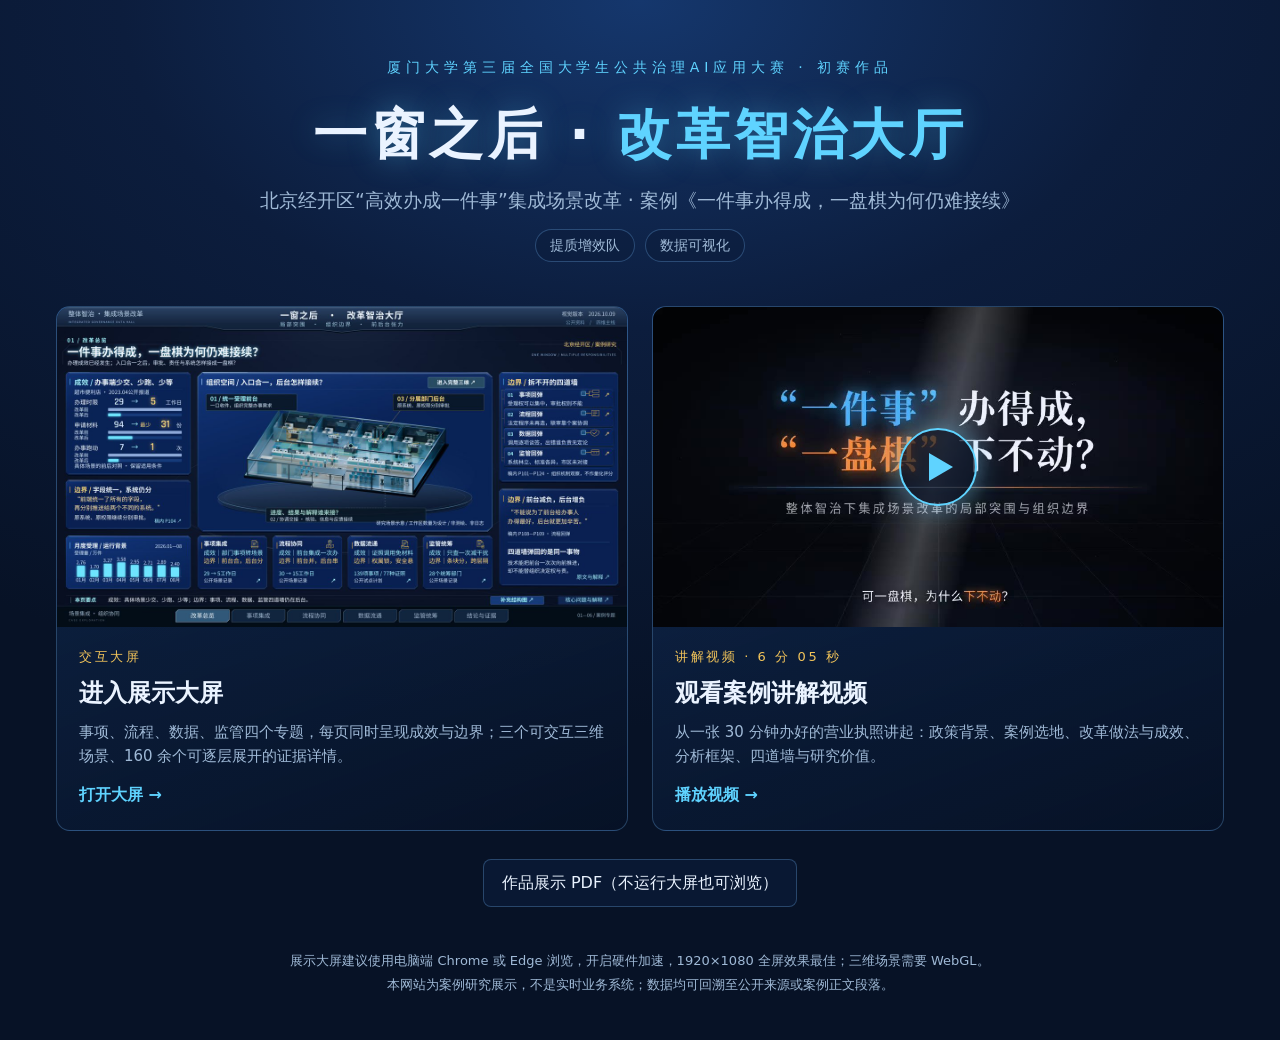
<file: index.html>
<!doctype html>
<html lang="zh-CN">
<head>
<meta charset="utf-8">
<meta name="viewport" content="width=device-width,initial-scale=1">
<meta name="color-scheme" content="dark">
<meta name="description" content="提质增效队初赛作品：以北京经开区“高效办成一件事”集成场景改革为案例的数据可视化展示大屏与讲解视频。">
<title>一窗之后 · 改革智治大厅</title>
<link rel="icon" href="hall/favicon.ico">
<style>
  :root {
    --bg: #071226;
    --bg2: #0c1d3d;
    --ink: #eaf3ff;
    --sub: #9fb9d6;
    --line: rgba(120, 190, 255, 0.28);
    --cyan: #5fd3ff;
    --gold: #f2c45a;
  }
  * { box-sizing: border-box; }
  html, body { margin: 0; }
  body {
    min-height: 100vh;
    background: radial-gradient(ellipse 90% 70% at 50% 0%, #15376d 0%, var(--bg2) 45%, var(--bg) 100%);
    background-color: var(--bg);
    color: var(--ink);
    font-family: "PingFang SC", "Microsoft YaHei", "Noto Sans CJK SC", "Noto Sans SC", system-ui, sans-serif;
    line-height: 1.6;
  }
  .wrap { max-width: 1200px; margin: 0 auto; padding: 56px 16px 40px; }
  header { text-align: center; margin-bottom: 44px; }
  .eyebrow { color: var(--cyan); letter-spacing: .35em; font-size: 14px; }
  h1 { margin: 14px 0 6px; font-size: clamp(30px, 5vw, 54px); letter-spacing: .08em; font-weight: 700; text-shadow: 0 0 30px rgba(95, 211, 255, .35); }
  h1 span { color: var(--cyan); }
  .case { color: var(--sub); font-size: clamp(15px, 2vw, 19px); margin: 0; }
  .team { margin-top: 14px; display: inline-flex; flex-wrap: wrap; gap: 10px; justify-content: center; }
  .chip { border: 1px solid var(--line); border-radius: 999px; padding: 4px 14px; font-size: 14px; color: var(--sub); background: rgba(12, 29, 61, .6); }
  .cards { display: grid; grid-template-columns: repeat(auto-fit, minmax(300px, 1fr)); gap: 24px; }
  a.card {
    display: block; text-decoration: none; color: inherit;
    border: 1px solid var(--line); border-radius: 14px; overflow: hidden;
    background: linear-gradient(160deg, rgba(30, 80, 150, .35), rgba(7, 18, 38, .9));
    box-shadow: 0 0 0 rgba(95, 211, 255, 0);
    transition: transform .2s ease, box-shadow .2s ease, border-color .2s ease;
  }
  a.card:hover, a.card:focus-visible { transform: translateY(-4px); border-color: var(--cyan); box-shadow: 0 10px 40px rgba(95, 211, 255, .25); outline: none; }
  .thumb { position: relative; aspect-ratio: 16 / 9; background: #000; }
  .thumb img { width: 100%; height: 100%; object-fit: cover; display: block; }
  .play {
    position: absolute; inset: 0; display: grid; place-items: center;
  }
  .play i {
    width: 78px; height: 78px; border-radius: 50%; background: rgba(7, 18, 38, .65); border: 2px solid var(--cyan);
    display: grid; place-items: center; box-shadow: 0 0 30px rgba(95, 211, 255, .45);
  }
  .play i::before { content: ""; margin-left: 6px; border-style: solid; border-width: 14px 0 14px 24px; border-color: transparent transparent transparent var(--cyan); }
  .body { padding: 20px 22px 22px; }
  .tag { color: var(--gold); font-size: 13px; letter-spacing: .2em; }
  .body h2 { margin: 6px 0 8px; font-size: 24px; }
  .body p { margin: 0; color: var(--sub); font-size: 15px; }
  .go { margin-top: 14px; color: var(--cyan); font-weight: 600; }
  .extra { margin-top: 28px; display: flex; flex-wrap: wrap; gap: 12px; justify-content: center; }
  .extra a { color: var(--ink); text-decoration: none; border: 1px solid var(--line); border-radius: 8px; padding: 10px 18px; background: rgba(12, 29, 61, .6); }
  .extra a:hover { border-color: var(--cyan); color: var(--cyan); }
  footer { margin-top: 44px; text-align: center; color: var(--sub); font-size: 13px; }
  footer p { margin: 4px 0; }
</style>
</head>
<body>
<div class="wrap">
  <header>
    <div class="eyebrow">厦门大学第三届全国大学生公共治理AI应用大赛 · 初赛作品</div>
    <h1>一窗之后 · <span>改革智治大厅</span></h1>
    <p class="case">北京经开区“高效办成一件事”集成场景改革 · 案例《一件事办得成，一盘棋为何仍难接续》</p>
    <div class="team"><span class="chip">提质增效队</span><span class="chip">数据可视化</span></div>
  </header>

  <div class="cards">
    <a class="card" href="hall/材质智治大厅.html?view=hall#overview">
      <div class="thumb"><img src="img/hall-preview.jpg" alt="展示大屏改革总览页截图"></div>
      <div class="body">
        <div class="tag">交互大屏</div>
        <h2>进入展示大屏</h2>
        <p>事项、流程、数据、监管四个专题，每页同时呈现成效与边界；三个可交互三维场景、160 余个可逐层展开的证据详情。</p>
        <div class="go">打开大屏 →</div>
      </div>
    </a>
    <a class="card" href="video/">
      <div class="thumb"><img src="img/video-poster.jpg" alt="讲解视频片头"><div class="play"><i></i></div></div>
      <div class="body">
        <div class="tag">讲解视频 · 6 分 05 秒</div>
        <h2>观看案例讲解视频</h2>
        <p>从一张 30 分钟办好的营业执照讲起：政策背景、案例选地、改革做法与成效、分析框架、四道墙与研究价值。</p>
        <div class="go">播放视频 →</div>
      </div>
    </a>
  </div>

  <div class="extra">
    <a href="作品展示_一窗之后改革智治大厅.pdf" target="_blank" rel="noopener">作品展示 PDF（不运行大屏也可浏览）</a>
  </div>

  <footer>
    <p>展示大屏建议使用电脑端 Chrome 或 Edge 浏览，开启硬件加速，1920×1080 全屏效果最佳；三维场景需要 WebGL。</p>
    <p>本网站为案例研究展示，不是实时业务系统；数据均可回溯至公开来源或案例正文段落。</p>
  </footer>
</div>
</body>
</html>
</file>
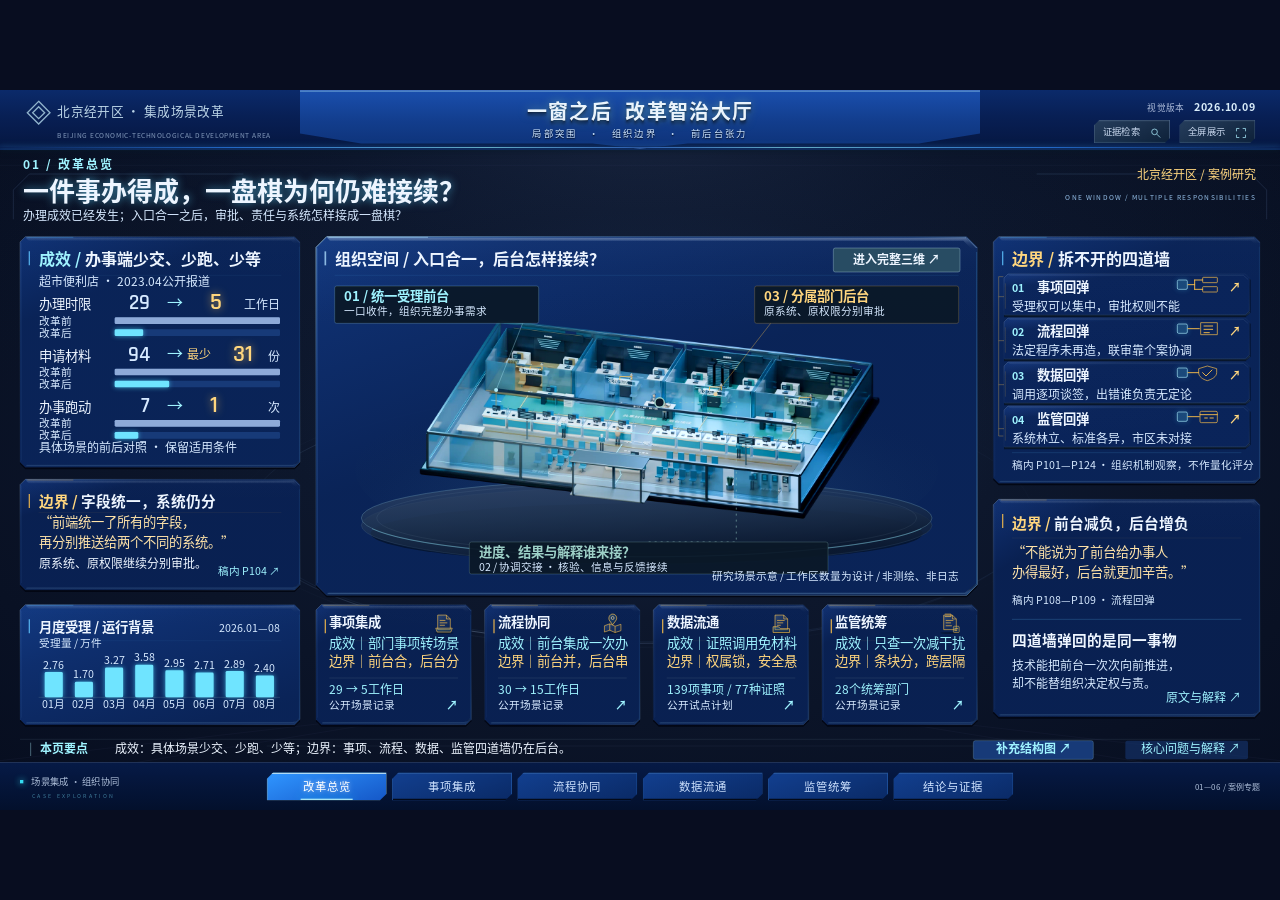
<file: hall/index.html>
<!doctype html><html lang="zh-CN"><meta charset="utf-8"><meta name="viewport" content="width=device-width,initial-scale=1"><meta http-equiv="refresh" content="0;url=材质智治大厅.html?view=hall#overview"><title>一窗之后 · 大屏展示</title><body style="background:#0b1428;color:#eaf3ff;font-family:sans-serif"><p><a style="color:#b9ddf5" href="材质智治大厅.html?view=hall#overview">进入一窗之后 · 改革智治大厅</a></p><script>location.replace('材质智治大厅.html?view=hall#overview');</script></body></html>
</file>
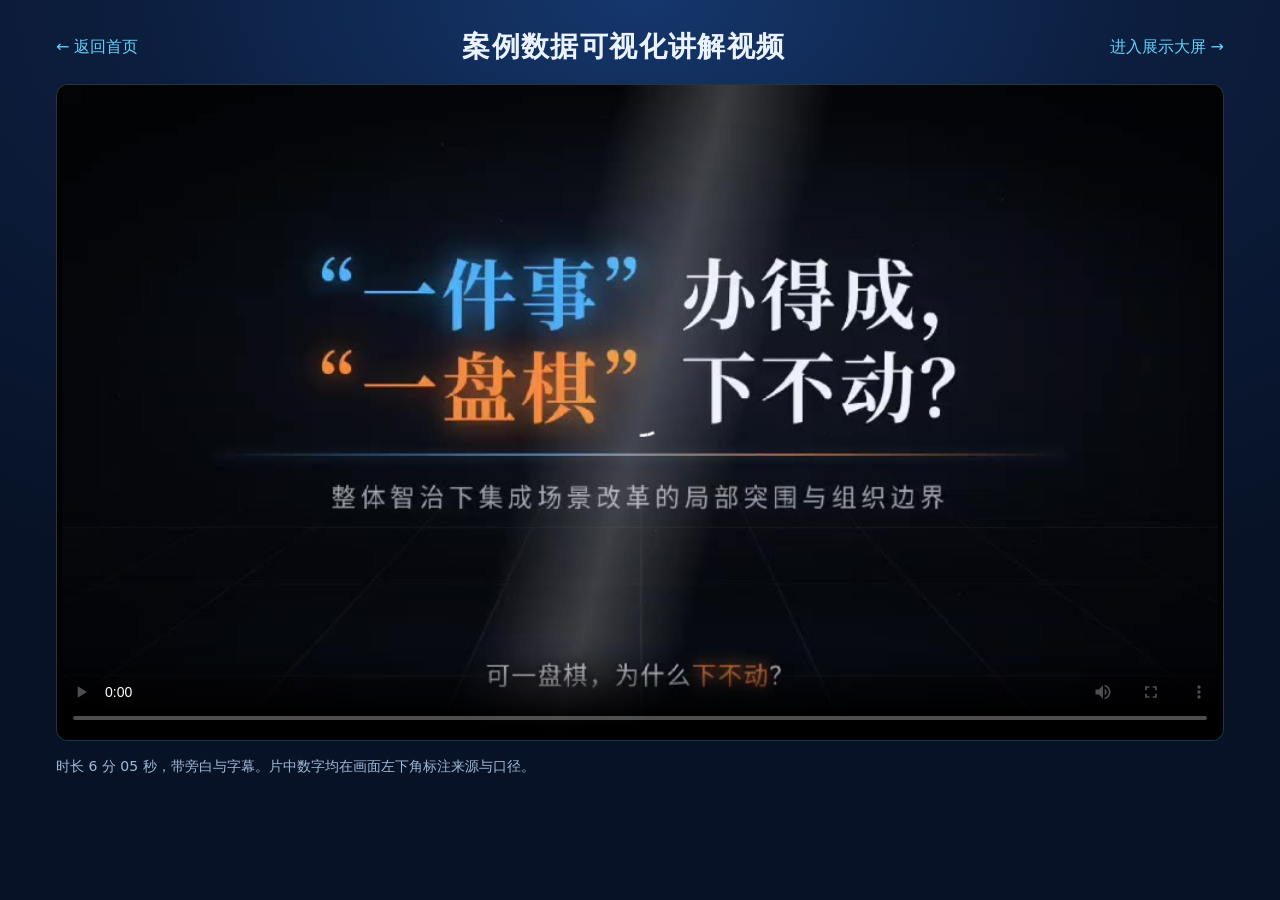
<file: video/index.html>
<!doctype html>
<html lang="zh-CN">
<head>
<meta charset="utf-8">
<meta name="viewport" content="width=device-width,initial-scale=1">
<meta name="color-scheme" content="dark">
<title>案例讲解视频 · 一窗之后</title>
<link rel="icon" href="../hall/favicon.ico">
<style>
  :root { --bg: #071226; --ink: #eaf3ff; --sub: #9fb9d6; --line: rgba(120, 190, 255, .28); --cyan: #5fd3ff; }
  * { box-sizing: border-box; }
  html, body { margin: 0; }
  body {
    min-height: 100vh;
    background: radial-gradient(ellipse 90% 70% at 50% 0%, #15376d 0%, #0c1d3d 45%, var(--bg) 100%);
    background-color: var(--bg);
    color: var(--ink);
    font-family: "PingFang SC", "Microsoft YaHei", "Noto Sans CJK SC", "Noto Sans SC", system-ui, sans-serif;
  }
  .wrap { max-width: 1200px; margin: 0 auto; padding: 28px 16px 40px; }
  nav { display: flex; justify-content: space-between; align-items: center; gap: 12px; flex-wrap: wrap; margin-bottom: 18px; }
  nav a { color: var(--cyan); text-decoration: none; }
  h1 { font-size: clamp(20px, 3vw, 28px); margin: 0; letter-spacing: .05em; }
  video { width: 100%; aspect-ratio: 16 / 9; background: #000; border: 1px solid var(--line); border-radius: 12px; display: block; }
  p { color: var(--sub); font-size: 14px; line-height: 1.7; }
</style>
</head>
<body>
<div class="wrap">
  <nav>
    <a href="../">← 返回首页</a>
    <h1>案例数据可视化讲解视频</h1>
    <a href="../hall/材质智治大厅.html?view=hall#overview">进入展示大屏 →</a>
  </nav>
  <video controls playsinline preload="metadata" poster="../img/video-poster.jpg">
    <source src="explainer.mp4" type="video/mp4">
    你的浏览器不支持视频播放，请<a href="explainer.mp4">下载视频</a>观看。
  </video>
  <p>时长 6 分 05 秒，带旁白与字幕。片中数字均在画面左下角标注来源与口径。</p>
</div>
</body>
</html>
</file>
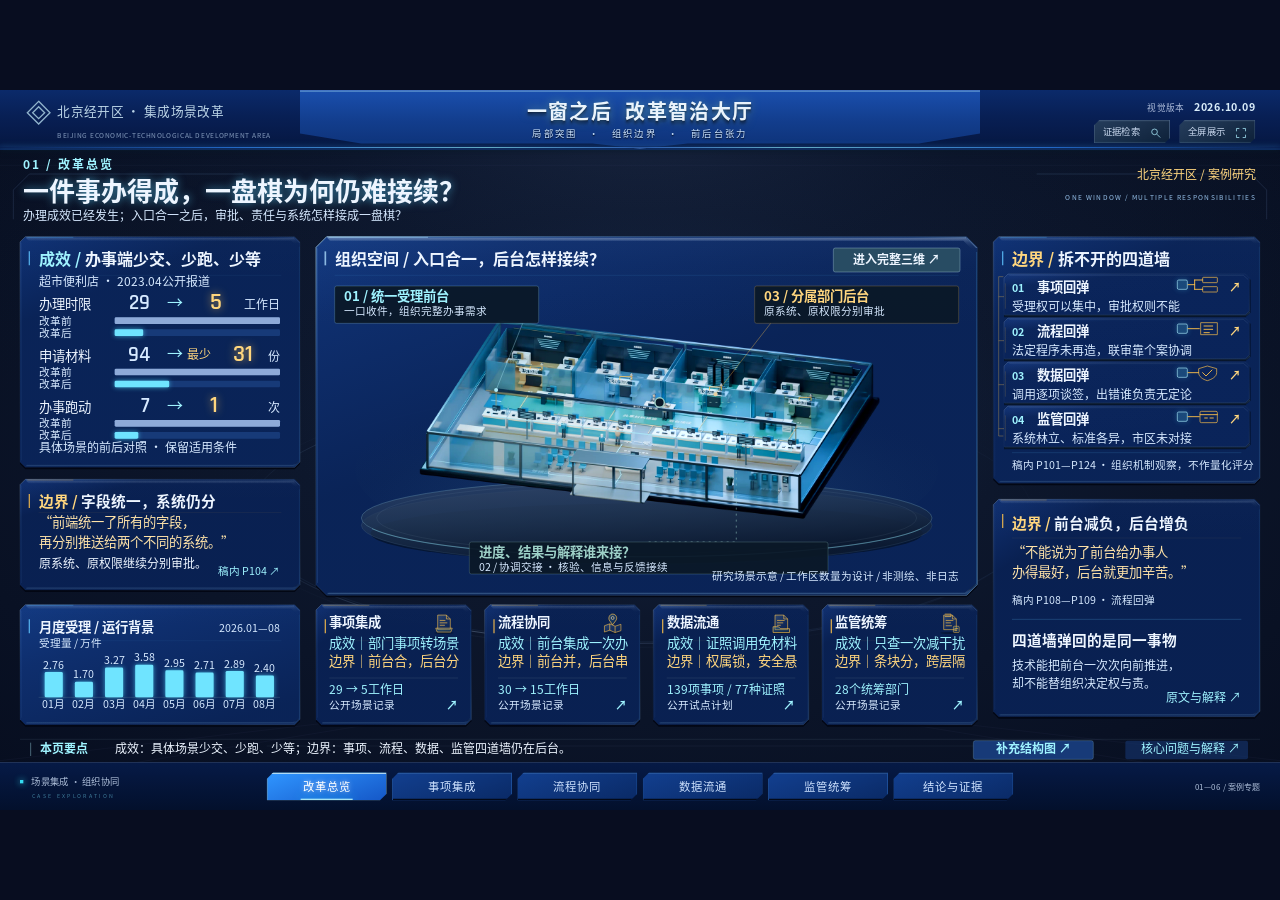
<file: hall/材质智治大厅.html>
<!doctype html>
<html lang="zh-CN">
<head><meta charset="utf-8"><meta name="viewport" content="width=device-width,initial-scale=1"><meta name="color-scheme" content="dark"><meta name="description" content="沿事项、流程、数据、监管四维，探索北京经开区集成场景改革与组织协同；公开数据与原始出处可逐项追溯。"><title>一窗之后 · 北京经开区智治数据大厅</title><link rel="stylesheet" href="assets/v8/screen.css"><script defer src="assets/v12/model-state.js?rev=chatgpt-v122"></script><script defer src="assets/v7/data.js?rev=claude-v133"></script><script defer src="assets/v7/charts.js"></script><script defer src="assets/v14/case-story.js?rev=claude-v133"></script><link rel="stylesheet" href="assets/chatgpt-v62/supplement.css"><script defer src="assets/chatgpt-v65/diagram-material.js"></script><script defer src="assets/chatgpt-v65/supplement.js?rev=chatgpt-v123"></script><script defer src="assets/chatgpt-v62/graph-controls.js"></script><script defer src="assets/chatgpt-v66/overview-stage.js?rev=chatgpt-v66"></script><script defer src="assets/chatgpt-v71/main-figures.js?rev=chatgpt-v71"></script><script defer src="assets/chatgpt-v95/exhibit-material.js?rev=chatgpt-v95"></script><script defer src="assets/chatgpt-v74/semantic-objects.js?rev=chatgpt-v74"></script><script defer src="assets/chatgpt-v75/conditional-exhibit.js?rev=chatgpt-v75"></script><script defer src="assets/chatgpt-v77/application-exhibit.js?rev=chatgpt-v77"></script><script defer src="assets/chatgpt-v106-items/spatial-main.js?rev=claude-v133"></script><script defer src="assets/chatgpt-v84/process-objects.js?rev=chatgpt-v84"></script><script defer src="assets/v8/artwork.js?rev=claude-v133"></script><script defer src="assets/chatgpt-v112/case-perspectives.js?rev=chatgpt-v123"></script>
<script defer src="assets/chatgpt-v113/case-replay.js?rev=chatgpt-v113"></script><script defer src="assets/v13/details.js?rev=claude-v133"></script><script defer src="assets/chatgpt-v70/organization-details.js"></script><link rel="stylesheet" href="assets/chatgpt-v70/organization-details.css"><script defer src="assets/v8/screen.js?rev=chatgpt-v123"></script><link rel="stylesheet" href="assets/v9/experience.css"><script defer src="assets/v9/experience.js?rev=chatgpt-v111"></script><link rel="stylesheet" href="assets/v13/details.css"><link rel="stylesheet" href="assets/v13/chrome.css"><link rel="stylesheet" href="assets/v14/story.css"><link rel="stylesheet" href="assets/v15/navigation.css"><script defer src="assets/v15/navigation.js?rev=chatgpt-v122"></script><link rel="stylesheet" href="assets/v16/hit-hints.css"><script defer src="assets/v16/hit-hints.js?rev=chatgpt-v63"></script><link rel="stylesheet" href="assets/v43/exhibition-system.css?rev=chatgpt-v63"><link rel="stylesheet" href="assets/chatgpt-v95/exhibit-chrome.css?rev=chatgpt-v95"><link rel="stylesheet" href="assets/chatgpt-v99/detail-readability.css?rev=chatgpt-v99"><link rel="stylesheet" href="assets/chatgpt-v108/static-finish.css?rev=chatgpt-v108"><link rel="stylesheet" href="assets/chatgpt-v109/detail-response.css?rev=chatgpt-v109"><script defer src="assets/chatgpt-v111/route-motion.js?rev=chatgpt-v112"></script><link rel="stylesheet" href="assets/chatgpt-v112/case-perspectives.css?rev=chatgpt-v112">
<link rel="stylesheet" href="assets/chatgpt-v113/case-replay.css?rev=chatgpt-v113"><link rel="stylesheet" href="assets/claude-polish/polish.css?rev=5"><script defer src="assets/claude-polish/polish.js?rev=claude-v133"></script></head>
<body><a class="skip-link" href="#topic-nav">跳到正文</a><main id="gov-screen" data-topic="overview" aria-label="北京经开区集成场景改革可视化大厅">
<div id="ambient" class="ambient"></div>
<header class="masthead"><div class="head-left"><svg class="brand-icon" viewBox="0 0 40 40" aria-hidden="true"><path d="M20 3L37 20L20 37L3 20Z M20 11L29 20L20 29L11 20Z" fill="none" stroke="currentColor" stroke-width="2"/></svg><span>北京经开区 · 集成场景改革</span><small>BEIJING ECONOMIC-TECHNOLOGICAL DEVELOPMENT AREA</small></div><div class="head-title"><div class="title-rim"></div><h1>一窗之后<span>改革智治大厅</span></h1><p>局部突围　·　组织边界　·　前后台张力</p></div><div class="head-right"><span class="snapshot">视觉版本 <b>2026.10.09</b></span><div class="head-tools"><button id="sources-open">证据检索 <svg viewBox="0 0 20 20" aria-hidden="true"><circle cx="8" cy="8" r="5"/><path d="M12 12L18 18"/></svg></button><button id="fullscreen" aria-pressed="false">全屏展示 <svg viewBox="0 0 20 20" aria-hidden="true"><path d="M7 2H2V7M13 2H18V7M2 13V18H7M18 13V18H13"/></svg></button></div></div></header>
<div id="view-content"><section id="home-view" aria-label="改革总览"></section><section id="topic-view" aria-label="专题内容" hidden></section></div>
<footer><div class="footer-brand"><span class="signal-dot"></span> 场景集成 · 组织协同 <small>CASE EXPLORATION</small></div><nav id="topic-nav" aria-label="专题导航"></nav><div class="footer-hint">01—06 / 案例专题</div></footer>
<div id="live-announcement" class="sr-only" aria-live="polite"></div>
</main>
<dialog id="source-dialog" aria-labelledby="dialog-title"><div class="dialog-head"><span id="dialog-eyebrow">公开证据</span><button id="dialog-back" hidden>← 返回检索</button><button id="dialog-close" aria-label="关闭详情">×</button><h2 id="dialog-title"></h2></div><div id="dialog-body"></div></dialog>
</body></html>
</file>
<file: hall/assets/v8/screen.css>
@font-face{font-family:ReformSans;src:url('../v7/fonts/ReformSans-Regular.woff2') format('woff2');font-style:normal;font-weight:400 500;font-display:swap}@font-face{font-family:ReformSans;src:url('../v7/fonts/ReformSans-Bold.woff2') format('woff2');font-style:normal;font-weight:600 900;font-display:swap}
:root{color-scheme:dark;--cyan:#45e7ff;--blue:#3189ff;--gold:#ffdc88;--muted:#94bed6;--white:#e4f7ff;--green:#68f4bd;--orange:#ffac69;--line:#2685b4}*{box-sizing:border-box}body{margin:0;background:#020917;overflow:hidden;color:var(--white);font-family:ReformSans,'Microsoft YaHei',sans-serif}button,input,select{font:inherit}button{cursor:pointer;color:inherit}button:focus-visible,a:focus-visible,input:focus-visible{outline:2px solid var(--gold);outline-offset:4px}#gov-screen{position:absolute;left:50%;top:50%;width:1920px;height:1080px;overflow:hidden;transform:translate(-50%,-50%) scale(var(--scale,1));background:radial-gradient(ellipse at 50% 45%,#123e7180 0,#071c3880 38%,#030d20 80%),linear-gradient(135deg,#061a34,#020918);isolation:isolate}.ambient{position:absolute;inset:0;z-index:-1;pointer-events:none}.ambient:before{content:'';position:absolute;inset:0;background:radial-gradient(circle at 12% 40%,#2cf3ff12,transparent 28%),radial-gradient(circle at 90% 62%,#2986ff10,transparent 30%);opacity:.8}.grid-floor{position:absolute;left:-20%;right:-20%;bottom:-470px;height:1050px;transform:perspective(650px) rotateX(54deg);transform-origin:center top;background:linear-gradient(0deg,transparent 96%,#33caff28 98%,transparent 100%),linear-gradient(90deg,transparent 96%,#33caff28 98%,transparent 100%);background-size:82px 82px;mask-image:linear-gradient(transparent,#000 32%,transparent 83%)}.scan-line{position:absolute;inset:0;background:repeating-linear-gradient(0deg,transparent,transparent 3px,#2bc7ff02 4px);opacity:.6}.aurora{position:absolute;width:1000px;height:640px;left:470px;top:50px;border-radius:50%;background:radial-gradient(ellipse,#128bff18,transparent 65%);filter:blur(30px)}
.masthead{height:114px;display:grid;grid-template-columns:450px 1fr 450px;position:relative;z-index:10;background:linear-gradient(180deg,#082e56b8,#05122688 80%,transparent)}.masthead:after{content:'';position:absolute;height:2px;bottom:13px;left:35px;right:35px;background:linear-gradient(90deg,transparent,#147aa8,#6ceeff 35%,#147aa8 50%,#6ceeff 65%,#147aa8,transparent);box-shadow:0 0 12px #2ff0ff70}.head-left{padding:25px 0 0 38px;font-size:20px;letter-spacing:1px}.brand-icon{display:inline-block;font-size:38px;vertical-align:middle;margin-right:8px;color:var(--cyan);text-shadow:0 0 20px #54e2ff}.head-left small{display:block;font-family:Arial,sans-serif;font-size:8px;letter-spacing:2.1px;color:#74a4bd;margin:4px 0 0 48px}.head-title{text-align:center;position:relative;height:104px;background:linear-gradient(180deg,#164b7890,#0c345270 60%,#07182b30);clip-path:polygon(0 0,100% 0,96% 60%,90% 85%,56% 85%,50% 100%,44% 85%,10% 85%,4% 60%)}.title-rim{position:absolute;inset:1px 0 0;border-top:2px solid #9ed7f060;pointer-events:none}.head-title h1{font-size:35px;font-weight:700;letter-spacing:5px;line-height:1.2;margin:17px 0 6px;background:linear-gradient(#fff 10%,#bdefff 46%,#60bce6 72%,#e3faff);-webkit-background-clip:text;background-clip:text;color:transparent;filter:drop-shadow(0 0 8px #26d4ff55)}.head-title h1 span{margin-left:20px}.head-title p{font-size:14px;margin:0;color:#93d2ed;letter-spacing:4px}.head-right{padding:24px 37px 0 0;text-align:right}.snapshot{color:var(--muted);font-size:13px;letter-spacing:1px}.snapshot b{color:#d9edfa;font-size:16px;margin-left:10px;font-family:Arial,sans-serif}.head-tools{display:flex;gap:14px;justify-content:flex-end;margin-top:12px}.head-tools button{background:#10305280;border:1px solid #2673a060;clip-path:polygon(8px 0,100% 0,100% calc(100% - 8px),calc(100% - 8px) 100%,0 100%,0 8px);padding:7px 14px;font-size:13px;color:#b7e7f8}.head-tools button:hover{background:#1b587b80;border-color:var(--cyan)}.head-tools span{color:var(--cyan);font-size:17px;margin-left:12px}
#view-content{height:878px;position:relative}.dashboard{height:878px;display:grid;grid-template-columns:402px 1fr 402px;gap:20px;padding:10px 30px 0}.wing{display:grid;grid-template-rows:270px 235px 244px;gap:17px;position:relative;z-index:3}.panel{position:relative;overflow:hidden;border:1px solid #18658e70;background:linear-gradient(120deg,#10447c26,#04162ee8 55%,#092c4830);box-shadow:inset 0 0 30px #2394d709,0 12px 24px #00000012;clip-path:polygon(0 12px,12px 0,calc(100% - 15px) 0,100% 15px,100% calc(100% - 12px),calc(100% - 12px) 100%,0 100%)}.panel:before{content:'';position:absolute;left:0;top:15px;width:3px;height:36px;background:#4ee8ff;box-shadow:0 0 14px #2af5ff}.panel:after{content:'';position:absolute;right:14px;top:0;width:65px;height:2px;background:linear-gradient(90deg,transparent,#89eaff)}.panel-head{height:48px;display:flex;align-items:center;justify-content:space-between;padding:0 17px;position:relative}.panel-head:after{content:'';position:absolute;bottom:0;left:15px;right:16px;height:1px;background:linear-gradient(90deg,#58d7fa,#146797,transparent)}.panel h2{font-size:19px;letter-spacing:1.5px;margin:0;color:#dceffa;white-space:nowrap;text-shadow:0 0 12px #4ac6ef25}.panel h2:before{content:'◆';font-size:8px;margin-right:10px;color:#5be8ff;text-shadow:0 0 8px #25f3ff}.panel-kicker{font:10px Arial,sans-serif;letter-spacing:1.5px;color:#639bb9}.panel-body{padding:15px 18px}.chart-button{background:none;border:0;padding:0;width:100%;text-align:left}.chart{display:block;width:100%;overflow:visible}.chart text{font-family:ReformSans,sans-serif}.chart .grid{stroke:#205177;stroke-width:.6;stroke-dasharray:2 5}.chart .tick{fill:#7ca7c2;font-size:10px}.chart .legend{fill:#aed5e8;font-size:10px}.mini-label{font-size:11px;color:#87b2ce;margin-bottom:7px}.foot-note{font-size:10px;color:#6c98b4;letter-spacing:.5px;margin:8px 0 0}.row-legend{display:flex;gap:17px;align-items:center;font-size:10px;color:#9cbcd1}.row-legend i{display:inline-block;width:12px;height:3px;margin-right:5px;background:var(--cyan)}.row-legend .gold i{background:var(--gold)}
.central{position:relative;min-width:0}.headline-metrics{display:grid;grid-template-columns:1fr 1fr 1fr;margin:3px 10px 0;height:111px;gap:11px;position:relative;z-index:4}.stat-pillar{text-align:center;position:relative;background:linear-gradient(180deg,#1b547722,#10457710);border-top:1px solid #548aaa40;cursor:pointer;border-bottom:1px solid #25709855}.stat-pillar:after{content:'';position:absolute;bottom:-3px;left:19%;right:19%;height:5px;background:radial-gradient(ellipse,#45daffc0,transparent 70%)}.stat-pillar small{display:block;margin-top:12px;font-size:12px;color:#9ac7df;letter-spacing:1px}.stat-pillar strong{display:block;font-family:ReformSans,sans-serif;color:var(--gold);font-size:39px;line-height:1.15;margin:6px 0;letter-spacing:1px;text-shadow:0 1px #5e3f1e,0 0 24px #ecc6782a}.stat-pillar em{font-size:10px;font-style:normal;color:#679ab8}.central-caption{text-align:center;position:absolute;top:130px;left:0;right:0;z-index:5}.central-caption h2{font-size:22px;margin:0;color:#d3f8ff;font-weight:700;letter-spacing:5px;text-shadow:0 0 18px #49cfff70}.central-caption p{font-size:11px;letter-spacing:2px;color:#6ea6ca;margin:9px 0 0}.hall-stage{position:absolute;top:133px;left:-48px;right:-48px;height:568px}.hall-halo{position:absolute;left:8%;right:8%;top:290px;height:231px;border-radius:50%;border:1px solid #2b9bb47a;background:radial-gradient(ellipse,#147ce534,transparent 58%);box-shadow:0 0 25px #2cb6ff14,inset 0 0 20px #5df5ff14;transform:perspective(600px) rotateX(48deg)}.hall-halo:before{content:'';position:absolute;inset:20px;border-radius:50%;border:3px double #258fc696;box-shadow:0 0 9px #22d4f530}.hall-halo:after{content:'';position:absolute;inset:-33px;border-radius:50%;border:1px dashed #4ae2ff55;animation:orbit 90s linear infinite}.hall-image{position:absolute;width:100%;height:100%;object-fit:contain;filter:drop-shadow(0 0 22px #1ea8ff2a);z-index:2;pointer-events:none}.hall-viewport{position:absolute;inset:0;z-index:3;display:none}.hall-viewport.active{display:block}.hall-viewport canvas{width:100%;height:100%}.hall-controls{position:absolute;left:50%;bottom:9px;transform:translateX(-50%);display:flex;gap:9px;align-items:center;z-index:8;white-space:nowrap}.hall-controls button{border:1px solid #288bc3;background:#0a253dce;color:#acdeed;font-size:11px;padding:7px 12px}.hall-controls button:hover{border-color:var(--cyan);color:white}.hall-status{font-size:10px;color:#5fa7c3}.hall-tag{position:absolute;z-index:6;display:flex;flex-direction:column;align-items:flex-start;background:linear-gradient(90deg,#061e32ed,#07264499);border:0;border-left:2px solid #3ce2ff;padding:10px 15px;color:#ddf8ff;box-shadow:0 0 30px #1477b824}.hall-tag:hover{background:#124e6acc;box-shadow:0 0 25px #24c8ff30}.hall-tag span{font-size:16px;letter-spacing:1px}.hall-tag small{font-size:9px;color:#7cafca;letter-spacing:2px;margin-top:3px}.hall-tag:after{content:'';height:1px;width:70px;position:absolute;top:50%;background:linear-gradient(90deg,#4bdfff,transparent)}.hall-tag.left{left:43px}.hall-tag.left:after{left:100%}.hall-tag.right{right:43px;border-left:0;border-right:2px solid #3ce2ff;align-items:flex-end}.hall-tag.right:after{right:100%;background:linear-gradient(270deg,#4bdfff,transparent)}.tag-1{top:120px}.tag-2{top:228px}.tag-3{top:350px}.tag-4{top:433px}.central-strata{position:absolute;left:24px;right:24px;bottom:58px;display:grid;grid-template-columns:repeat(4,1fr);gap:10px;z-index:4}.stratum{padding:15px 10px 12px;text-align:center;border-top:2px solid #2386b9;border-bottom:1px solid #185079;background:linear-gradient(180deg,#144d712c,#091e39c9);position:relative;cursor:pointer}.stratum:hover{background:#15415b90;border-color:var(--cyan)}.stratum .layer-no{font:10px Arial;color:#538eac;letter-spacing:3px}.stratum strong{display:block;color:#d2f5ff;font-size:18px;margin:7px 0}.stratum p{font-size:11px;color:#79acc8;margin:0}.research-strip{position:absolute;bottom:4px;left:4px;right:4px;height:35px;display:flex;justify-content:center;align-items:center;font-size:12px;color:#8bbbce;letter-spacing:1px;background:linear-gradient(90deg,transparent,#0c314758,transparent)}.research-strip b{color:#d5edfa;font-weight:500;margin-right:15px}
.dimension-row{display:flex;align-items:center;margin:12px 0;gap:12px;font-size:12px}.dimension-row .dim-icon{width:28px;height:28px;display:grid;place-items:center;transform:rotate(45deg);border:1px solid #279cb6;background:#155a7455;color:#62e5fa}.dim-icon span{transform:rotate(-45deg);font-size:12px}.dimension-row b{width:60px;color:#c7edf9;font-size:13px}.dimension-row p{margin:0;color:#7bb0ca;font-size:11px;flex:1}.dimension-row .dim-link{color:#49cbe8}.ring-grid{display:flex;justify-content:center;gap:12px}.ring-stat{width:110px;position:relative;text-align:center}.ring-stat svg{width:105px;height:105px}.ring-stat strong{position:absolute;top:32px;left:0;right:0;font-size:28px;color:#f5d890}.ring-stat strong small{font-size:12px}.ring-stat span{font-size:11px;color:#a4ccde}.ring-stat .ring-unit{position:absolute;top:64px;left:0;right:0;color:#699aaf;font-size:9px}.constraints{display:grid;grid-template-columns:1fr 1fr;gap:9px}.constraint{border:1px solid #235276;background:linear-gradient(135deg,#15436855,#07182b90);padding:10px;min-height:67px;position:relative}.constraint strong{font-size:12px;color:#b9dbe9;display:block}.constraint p{font-size:10px;color:#789bb5;line-height:1.5;margin:7px 0 0}.constraint:before{content:'';position:absolute;width:9px;height:2px;background:#b18a54;top:0;left:10px}.reduction-pair{display:flex;align-items:center;gap:11px;justify-content:center;padding:8px 0}.reduction-pair .before{color:#8faabd;font-size:28px}.reduction-pair .after{color:var(--gold);font-size:36px}.reduction-pair .arrow{font-size:24px;color:#3ed4f6}.reduction-pair small{font-size:11px;color:#819caf;margin-left:4px}.reduction-row{display:flex;align-items:center;justify-content:space-between;gap:10px;border-bottom:1px solid #1c4d684d;padding:11px 0;font-size:12px}.reduction-row strong{color:#b8ddec;font-size:12px;font-weight:500}.reduction-row span{font-size:17px;color:#8fabba}.reduction-row b{font-size:22px;color:var(--gold)}.reduction-row i{font-style:normal;color:#42dcfa;margin:0 10px}.bottom-instruments{position:absolute;left:30px;right:30px;bottom:2px;height:87px;display:grid;grid-template-columns:402px 1fr 402px;gap:20px}.instrument-band{display:flex;border:1px solid #20537366;align-items:center;background:linear-gradient(180deg,#11324a77,#051425cc);padding:12px 14px;gap:14px;clip-path:polygon(0 0,calc(100% - 10px) 0,100% 10px,100% 100%,10px 100%,0 calc(100% - 10px))}.instrument-band .dial-symbol{font-size:29px;color:#47cde5;text-shadow:0 0 16px #23cff850}.instrument-band small{display:block;color:#75a6bf;font-size:10px}.instrument-band strong{font-size:25px;color:#d7eafa;display:block;margin-top:4px}.instrument-band strong span{font-size:12px;margin-left:5px;color:#7da8bd}.instrument-band .slim-plot{flex:1;margin-left:10px}.center-band{justify-content:space-around;text-align:center;gap:0}.center-band>div{flex:1;border-right:1px solid #2b607940}.center-band>div:last-child{border:0}.center-band strong{color:var(--gold);font-size:24px}.center-band small{margin-top:5px}
footer{height:88px;display:grid;grid-template-columns:370px 1fr 370px;align-items:center;padding:0 30px;border-top:1px solid #23799c70;background:linear-gradient(180deg,#07234085,#021020)}.footer-brand{font-size:14px;color:#7cadc5}.footer-brand small{display:block;font:8px Arial,sans-serif;letter-spacing:3px;margin:7px 0 0 18px;color:#3e7a98}.signal-dot{display:inline-block;width:5px;height:5px;background:#34dbf1;box-shadow:0 0 10px #32e7ff;margin-right:9px;vertical-align:middle}.footer-hint{text-align:right;color:#6090ac;font-size:12px}.footer-hint span{color:#39bbdb;margin-left:8px}#topic-nav{display:grid;grid-template-columns:repeat(6,1fr);gap:8px}#topic-nav button{height:44px;border:1px solid #215373;background:linear-gradient(180deg,#14395566,#09223899);color:#7fbed7;font-size:15px;letter-spacing:1px;position:relative;clip-path:polygon(10px 0,100% 0,100% calc(100% - 10px),calc(100% - 10px) 100%,0 100%,0 10px)}#topic-nav button[aria-current=page]{color:#e4f9ff;border-color:#61e6ff;background:linear-gradient(180deg,#226d9655,#0e435fbb);text-shadow:0 0 10px #4aceee;box-shadow:inset 0 0 15px #29ddff22}#topic-nav button:hover{color:#d8f8ff;background:#1b5068aa}#topic-nav button[aria-current=page]:after{position:absolute;content:'';left:28%;right:28%;bottom:0;height:2px;background:var(--cyan);box-shadow:0 0 12px #14dcff}
.topic-layout{padding:13px 30px 0;position:relative;height:870px}.topic-heading{display:flex;align-items:center;height:90px;justify-content:space-between;border-bottom:1px solid #227ca755;margin-bottom:22px}.topic-heading h2{font-size:30px;letter-spacing:4px;margin:0;color:#e1f6ff;text-shadow:0 0 18px #44bcff30}.topic-heading h2 span{font-size:13px;color:#49cde4;letter-spacing:3px;margin-right:16px;vertical-align:middle}.topic-heading p{font-size:13px;color:#7daac3;margin-top:10px;letter-spacing:1px}.topic-counter{text-align:right;color:#759db9;font-size:12px}.topic-counter strong{color:var(--gold);font-size:35px;margin-right:8px}.topic-grid{display:grid;grid-template-columns:400px 1fr 400px;gap:22px;height:660px}.topic-grid.two{grid-template-columns:500px 1fr}.topic-stack{display:grid;gap:18px;grid-template-rows:1fr 1fr}.topic-panel-title{font-size:24px;margin:5px 0 13px;color:#cef2ff}.micro-tag{display:inline-block;border:1px solid #205d7d;color:#8dcbe4;padding:5px 9px;font-size:11px;margin:3px}.value-comparison{display:flex;justify-content:space-around;text-align:center;padding:15px 0}.value-comparison strong{font-size:44px;color:var(--gold)}.value-comparison span{display:block;margin-top:7px;color:#89b2c8;font-size:12px}.value-comparison .prior strong{font-size:34px;color:#799ab1}.scene-podium{position:relative;margin:24px 25px 12px;padding:26px 25px;text-align:center;border:1px solid #4ac7dd60;background:linear-gradient(180deg,#15739855,#092d4e);clip-path:polygon(5% 0,95% 0,100% 22%,100% 80%,94% 100%,6% 100%,0 80%,0 22%);box-shadow:inset 0 0 35px #29dbff17}.scene-podium strong{font-size:26px;letter-spacing:5px;color:#e1faff}.scene-podium p{font-size:12px;color:#91cce4;margin:10px 0 0}.down-flow{text-align:center;color:#44cfe9;font-size:22px;margin:14px 0}.process-lanes{padding:18px;position:relative;display:grid;gap:17px}.lane{display:grid;grid-template-columns:110px repeat(4,1fr);gap:12px;align-items:center;position:relative;min-height:100px}.lane-label{color:#95c7dd;font-size:13px;padding-right:8px;text-align:center}.flow-node{min-height:66px;display:flex;align-items:center;justify-content:center;text-align:center;background:linear-gradient(180deg,#164c7155,#0b2038);border:1px solid #21577b;position:relative;padding:10px;font-size:13px;color:#b4d9e8}.flow-node.live{border-color:#4cdff4;background:linear-gradient(180deg,#21748c55,#0a3453);box-shadow:0 0 16px #23d8f719}.flow-node:not(:last-child):after{content:'›';position:absolute;right:-14px;color:#398fbb;font-size:25px}.lane:first-child .flow-node{border-top:3px solid #4ee5f5}.lane:last-child .flow-node{border-bottom:3px solid #cfaa69}.flow-note{border-left:2px solid #d0ab6a;padding:12px 15px;font-size:12px;line-height:1.8;color:#84abc4;background:#17304760;margin:20px}.flow-note b{color:#cbdeeb;font-weight:500}.agency-grid{display:grid;grid-template-columns:repeat(3,1fr);gap:12px;padding:22px}.agency{border:1px solid #2a7793;background:linear-gradient(180deg,#15587250,#0b2844);padding:24px 10px;text-align:center;color:#c5edfc;font-size:14px;position:relative}.agency small{display:block;font-size:10px;color:#6ca2bb;margin-top:8px}.agency:before{content:'';width:26px;height:2px;background:#45dbef;position:absolute;top:0;left:calc(50% - 13px)}.material-list{padding:2px 5px}.material{display:flex;align-items:center;gap:13px;padding:16px 4px;border-bottom:1px solid #205370}.material .status-ring{width:26px;height:26px;border-radius:50%;border:1px solid #54dbea;color:#73eacb;display:grid;place-items:center;font-size:12px}.material strong{font-size:13px;color:#c5e5ee;display:block}.material small{font-size:10px;color:#709fb8;display:block;margin-top:6px}.material .status-name{margin-left:auto;color:#63bace;font-size:11px}.data-river{height:305px;margin:5px 20px 0;position:relative}.data-river svg{width:100%;height:100%}.data-river text{font-family:ReformSans}.condition-grid{display:grid;grid-template-columns:repeat(3,1fr);gap:14px;margin:25px 20px 0}.condition-card{background:#12395377;border:1px solid #2f718e;padding:18px 15px;text-align:center}.condition-card strong{display:block;color:#bbecf8;font-size:16px}.condition-card p{font-size:11px;color:#85b3c9;line-height:1.7;margin-bottom:0}.condition-card .icon{font-size:28px;color:#49d4f1;margin-bottom:10px}.platform-tower{padding:15px 35px;display:grid;gap:12px}.platform-layer{height:80px;border:1px solid #29627c;background:linear-gradient(135deg,#18527355,#0b2542);display:flex;align-items:center;padding:16px 22px;position:relative;clip-path:polygon(12px 0,100% 0,100% calc(100% - 12px),calc(100% - 12px) 100%,0 100%,0 12px)}.platform-layer em{font-style:normal;font-size:26px;color:#3da0c5;margin-right:22px;font-family:Arial}.platform-layer strong{display:block;font-size:17px;color:#c5edfa;letter-spacing:1px}.platform-layer small{display:block;color:#70a7c1;font-size:11px;margin-top:7px}.platform-layer:nth-child(2){margin:0 17px;border-color:#3a8bab}.platform-layer:nth-child(3){margin:0 34px;border-color:#4195b6}.platform-layer:nth-child(4){margin:0 51px;border-color:#56bfcc;background:linear-gradient(135deg,#216c8755,#123b58)}.platform-layer:after{position:absolute;content:'';right:0;top:16px;bottom:16px;width:3px;background:#2eb9df;box-shadow:0 0 12px #29dafa60}.platform-flow{font-size:12px;color:#80aabd;margin:20px 40px;text-align:center;line-height:1.8}.reg-bars{padding:10px 7px}.reg-bar{margin:19px 0}.reg-bar>div{display:flex;justify-content:space-between;font-size:12px;color:#a2cbde;margin-bottom:8px}.reg-bar b{color:var(--gold);font-size:17px}.bar-track{height:7px;background:#123550;border-radius:3px}.bar-fill{height:7px;border-radius:3px;background:linear-gradient(90deg,#115180,#4edff5);box-shadow:0 0 9px #33c5f830}.case-timeline{padding:14px 12px}.time-event{display:grid;grid-template-columns:65px 1fr;gap:15px;border-left:1px solid #32718d;padding:9px 0 16px 13px;position:relative}.time-event:before{content:'';position:absolute;left:-4px;top:15px;width:7px;height:7px;border-radius:50%;background:#43d8ee;box-shadow:0 0 10px #25c6ee70}.time-event b{font:13px Arial;color:var(--gold)}.time-event strong{font-size:12px;color:#bfdde9}.time-event p{font-size:10px;color:#6b9ab2;margin:7px 0 0;line-height:1.6}.topic-tail{display:flex;align-items:center;justify-content:space-between;padding:16px 18px;margin-top:17px;border:1px solid #225675;background:linear-gradient(90deg,#113b5655,#09203b88);font-size:13px;color:#8fb5ca}.topic-tail b{color:#d4eefa;font-weight:500}.topic-tail button,.outline-button{border:1px solid #2c819e;background:#15466466;color:#a5dce9;padding:8px 18px;font-size:12px}.topic-tail button:hover,.outline-button:hover{border-color:#54dcef;background:#1b607c88}.evidence-body{display:grid;grid-template-columns:360px 1fr;gap:22px;height:660px}.evidence-summary{display:grid;grid-template-rows:1fr 1fr;gap:18px}.evidence-stats{display:grid;grid-template-columns:1fr 1fr;gap:10px;padding:8px}.evidence-stats>div{padding:14px 5px;text-align:center}.evidence-stats strong{display:block;font-size:38px;color:var(--gold)}.evidence-stats span{display:block;font-size:12px;color:#83b2ca;margin-top:7px}.searchbox{display:flex;gap:12px;padding:15px 20px;border-bottom:1px solid #205d7f;background:#08223970}.searchbox input{flex:1;min-width:0;background:#061b30;border:1px solid #276581;padding:11px 14px;color:#d6eef9;font-size:14px}.searchbox select{background:#0b2b43;border:1px solid #28617c;color:#9bc9da;padding:0 15px;font-size:12px}.evidence-table-wrap{overflow-y:auto;max-height:515px;scrollbar-width:thin;scrollbar-color:#277ba1 #06172b;padding:0 20px}.evidence-table{width:100%;border-collapse:collapse;font-size:12px}.evidence-table th{text-align:left;color:#68c3de;font-size:11px;letter-spacing:1px;height:45px;border-bottom:1px solid #24617e;background:#0b233c;position:sticky;top:0}.evidence-table td{border-bottom:1px solid #183a59;padding:13px 7px;color:#95bfd1;line-height:1.5}.evidence-table .title-cell{max-width:520px;color:#c4e1ee}.evidence-table button{border:0;background:none;color:#49cbe6;padding:4px}.search-summary{padding:11px 20px;color:#6299b3;font-size:11px}.evidence-types{padding:12px}.evidence-type{display:flex;justify-content:space-between;align-items:center;padding:14px 0;border-bottom:1px solid #23495f;font-size:12px;color:#a2c6d8}.evidence-type span{color:#558aa6;font-size:11px}
dialog{width:1060px;max-width:90vw;max-height:86vh;padding:0;border:1px solid #3489ad;background:linear-gradient(140deg,#102e4a,#06162b 60%);color:#c6e3f1;box-shadow:0 0 50px #000b;font-family:ReformSans,sans-serif}dialog::backdrop{background:#010710cf;backdrop-filter:blur(8px)}.dialog-head{padding:25px 30px 20px;border-bottom:1px solid #225d7d;position:relative;background:#15476435}.dialog-head>span{font-size:11px;color:#59bed6;letter-spacing:2px}.dialog-head h2{font-size:23px;margin:12px 50px 0 0;line-height:1.5}.dialog-head button{position:absolute;right:24px;top:20px;font-size:30px;background:none;border:0;color:#73b6d0}.dialog-head button:hover{color:white}#dialog-body{padding:23px 30px;overflow-y:auto;max-height:64vh;font-size:14px;line-height:1.8}#dialog-body p{color:#a7c6d8}#dialog-body a{color:#48c9e7;text-decoration:none}#dialog-body a:hover{text-decoration:underline}.detail-dl{display:grid;grid-template-columns:110px 1fr;gap:10px 20px;font-size:13px}.detail-dl dt{color:#598fae}.detail-dl dd{margin:0;color:#bbd6e4;overflow-wrap:anywhere}.detail-table{width:100%;border-collapse:collapse;font-size:13px}.detail-table th{text-align:left;color:#56bad3;font-weight:500}.detail-table td,.detail-table th{padding:12px;border-bottom:1px solid #204965}.dialog-search{width:100%;padding:12px;background:#04162b;border:1px solid #29677e;color:#c9ecf6;margin-bottom:18px}.source-card{padding:17px 0;border-bottom:1px solid #234a61}.source-card strong{color:#c3e5f3;display:block;font-size:14px}.source-card small{display:block;font-size:11px;color:#75a5bb;margin:7px 0}.source-card button{background:none;border:1px solid #29677e;color:#82cde1;padding:5px 10px;margin-left:15px}.sr-only{position:absolute;width:1px;height:1px;padding:0;margin:-1px;overflow:hidden;clip:rect(0,0,0,0);white-space:nowrap;border:0}@keyframes orbit{to{transform:rotate(360deg)}}@keyframes stream{from{stroke-dashoffset:0}to{stroke-dashoffset:-80}}.flow-stream{stroke-dasharray:9 14;animation:stream 4s linear infinite}@media(prefers-reduced-motion:reduce){*,*:before,*:after{animation:none!important;transition:none!important}}@media print{body{overflow:visible}#gov-screen{position:relative;left:0;top:0;transform:none}footer,.head-tools{display:none}}

/* Shared SVG art, HTML interaction controls, and a persistent model viewport. */
[hidden]{display:none!important}.ambient>svg{width:1920px;height:1080px;display:block}.ambient:before{display:none}#home-view,#topic-view{position:relative;width:1920px;height:878px}.topic-art{position:absolute;inset:0;width:1920px;height:878px;display:block}.art-controls{position:absolute;inset:0;pointer-events:none;z-index:4}.art-hit{position:absolute;background:transparent;border:1px solid transparent;border-radius:0;padding:0;pointer-events:auto;transition:border-color .18s,background-color .18s}.art-hit:hover{border-color:#70e5fa70;background:#32dafa08;box-shadow:inset 0 0 22px #32dafa08}.art-hit:focus-visible{outline:2px solid var(--gold);outline-offset:2px;background:#32dafa12}.hall-stage{top:162px;left:439px;right:auto;width:1042px;height:575px;pointer-events:none;z-index:3}.hall-viewport{inset:0;display:block;pointer-events:auto}.hall-viewport canvas{width:100%;height:100%;display:block}.hall-controls{bottom:51px;pointer-events:auto}.hall-controls button{font-size:12px;background:#08243ee8;padding:8px 15px}.hall-status{font-size:11px;color:#a3cbdd}.hall-interactive .hall-controls{bottom:8px}footer{grid-template-columns:370px 1fr 370px}.dialog-search-tools{display:flex;gap:10px;align-items:flex-start}.dialog-search-tools input{flex:1;min-width:0}.dialog-search-tools select{background:#0b2b43;border:1px solid #28617c;color:#b7dce9;padding:12px 8px;font-size:13px;height:48px}.related-actions{display:flex;flex-wrap:wrap;gap:10px;margin:24px 0}.related-actions button,.detail-table button{background:#123b52;border:1px solid #34778d;color:#bae9f6;padding:8px 12px;font-size:13px}.source-card span{color:#8cb5ca;font-size:12px}.source-card button:hover,.related-actions button:hover,.detail-table button:hover{border-color:var(--cyan);color:white}.detail-table .total{color:var(--gold);font-weight:700}.empty-result{padding:25px 0}#result-count{font-size:13px;color:#92c8db}.research-link{display:inline-block;border:1px solid #45a2bc;padding:12px 20px;background:#0b3850}.flow-stream{animation:stream 4s linear infinite}body:has(#source-dialog[open]){overflow:hidden}@media(max-width:700px){dialog{width:94vw;max-width:94vw}.dialog-head{padding:18px 20px}.dialog-head h2{font-size:20px}#dialog-body{padding:18px 20px}.dialog-search-tools{flex-wrap:wrap}.dialog-search-tools input{flex-basis:100%;margin-bottom:0}.dialog-search-tools select{flex:1}.detail-dl{grid-template-columns:78px 1fr;gap:8px 12px}.detail-table{font-size:11px}.detail-table th,.detail-table td{padding:8px 5px}.source-card button{display:block;margin:10px 0 0}.dialog-search-tools{margin-bottom:18px}}@media print{@page{size:landscape;margin:0}footer,.head-tools{display:grid}#gov-screen{width:1920px;height:1080px}}
.brand-icon{width:40px;height:40px}.head-tools svg{width:17px;height:17px;vertical-align:middle;margin-left:12px;fill:none;stroke:var(--cyan);stroke-width:1.4}.head-tools button{min-height:35px}
.hall-controls,.hall-interactive .hall-controls{bottom:33px}.hall-controls button{padding:4px 14px}
.dialog-head #dialog-back{right:85px;top:20px;font-size:12px;padding:7px 11px;border:1px solid #34738a;color:#a0dbeb}
select:focus-visible{outline:2px solid var(--gold);outline-offset:4px}

/* V8: metalwork carries the screen; transparent surfaces stay behind the data. */
#gov-screen{background:#030d1c}.masthead{background:linear-gradient(180deg,#305579,#142f51 12%,#0c2140 74%,#1d4971);height:114px;filter:drop-shadow(0 8px 6px #000b)}
.masthead:after{bottom:9px;left:0;right:0;background:linear-gradient(90deg,#6489a8,#bfdfef 31%,#527994 50%,#bfdfef 69%,#6489a8);height:1px;box-shadow:0 1px #102948,0 3px #3c6282}
.head-title{background:linear-gradient(180deg,#3c6487,#153651 12%,#0b203d 70%,#1e4b6d);box-shadow:inset 0 1px #bfdcea;clip-path:polygon(0 0,100% 0,100% 74%,91% 91%,57% 91%,50% 100%,43% 91%,9% 91%,0 74%)}
.head-title h1{font-size:36px;letter-spacing:5px;background:linear-gradient(#fff 5%,#e2f2fc 38%,#87abc3 49%,#ccedff 61%,#7ba4c5);filter:drop-shadow(0 2px 0 #031527) drop-shadow(0 0 9px #85b9da35)}
.head-title p{color:#a0c9e0}.head-left{font-size:18px;color:#bdd6e8}.head-right{padding-top:18px}.brand-icon{color:#90b3cc}.head-tools button{background:linear-gradient(160deg,#345d7d,#142d49 50%,#214967);border-color:#668da9;box-shadow:inset 0 1px #a1c2d680,0 3px 0 #061325;padding:5px 12px}
footer{background:linear-gradient(#1f3a56 0,#09192d 4px,#041022);border-top:1px solid #7697b3}#topic-nav button{background:linear-gradient(155deg,#23425d,#0b2037 55%,#18384f);border-color:#3e6482;box-shadow:inset 0 1px #799eb46b,0 4px 0 #010912;color:#a9c3d9}#topic-nav button[aria-current=page]{background:linear-gradient(165deg,#4d7c9c,#1c3e5c 55%,#306487);border-color:#b2d3e4;color:#f1f6fa;box-shadow:inset 0 1px #d6ecf4,0 4px 0 #081827,0 0 19px #4f9cc43a}
.art-hit:hover{border-color:#a9c6da55;background:#bbdcf609;box-shadow:inset 0 0 24px #bedaf612}.hall-controls button{background:linear-gradient(#325d7a,#132d47);border:1px solid #8cb0c6;box-shadow:inset 0 1px #bad8e1,0 3px #030f20;color:#e2eff7}.hall-status{color:#b9d3e4}
dialog{background:linear-gradient(140deg,#26415e,#0b1e35 36%,#061325);border:2px solid #6388a5;box-shadow:inset 0 1px #b8d4e9,0 28px 90px #000d}.dialog-head{background:linear-gradient(160deg,#325c7b,#122f4a);border-bottom:1px solid #789eb5}#dialog-body{font-size:16px;line-height:1.85}.detail-dl,.detail-table{font-size:15px}.dialog-head h2{color:#e0eff9}.detail-dl dt{color:#a0bed3}.detail-dl dd{color:#d0e0ec}

@font-face{font-family:V8Digits;src:url('fonts/Rajdhani-SemiBold.woff2') format('woff2');font-weight:600 900;font-display:swap}
#gov-screen:not([data-topic=overview]) .ambient:after{content:"";position:absolute;inset:0;background:#010c2073}
.hall-stage{top:115px;left:378px;width:1165px;height:645px}.hall-controls,.hall-interactive .hall-controls{bottom:62px}.hall-status{background:#061b30e8;padding:5px 9px;border:1px solid #486d86}

/* V11 exhibition: stronger type, quieter framing, separate model control. */
.head-title h1{letter-spacing:2px;background:none;color:#edf5ff;-webkit-text-fill-color:#edf5ff;font-weight:700}
.head-title p{font-size:17px;letter-spacing:2px}.head-left span{font-size:19px}
.hall-stage{top:184px;left:452px;width:1016px;height:424px}
.hall-controls,.hall-interactive .hall-controls{bottom:9px;gap:10px}
.hall-controls button{font-size:16px;padding:8px 18px;background:#102d45;border:1px solid #7dabc2}
.hall-status{font-size:14px;border:0;background:#071d32d9}
#gov-screen .art-hit{border-radius:3px}#gov-screen .art-hit:hover{background:#c0edff08;border-color:#8fbcd16e}

/* V12 coherent indigo surface palette; ambient SVG carries original backdrop. */
#gov-screen{background:#0b1027}.masthead{background:linear-gradient(180deg,#354269,#202c50 12%,#131c3b 74%,#303d67)}
.masthead:after{background:linear-gradient(90deg,#53689b,#c0d9ff 31%,#596eab 50%,#b5d9ff 69%,#53689b);box-shadow:0 1px #101632,0 3px #30426a}
.head-title h1{filter:drop-shadow(0 2px 1px #080d25) drop-shadow(0 0 10px #b5d0ff20)}
.hall-controls button{background:linear-gradient(#2b416c,#141f40);border-color:#7c9bc9;box-shadow:inset 0 1px #bcd7ff38,0 3px 10px #060b20aa}
.hall-status{background:#101b37dd;color:#b9ccec}footer{background:#0b132d}
</file>
<file: hall/assets/chatgpt-v62/supplement.css>
/* Native 1200px typography and retained DOM zoom. */
#source-dialog:has(.gs-board) #dialog-body{max-width:1600px;padding:24px 32px 60px}
#source-dialog:has(.gs-board) .dialog-head{padding-left:max(32px,calc((100% - 1536px)/2));padding-right:max(32px,calc((100% - 1536px)/2))}
#dialog-body .gs-board.dv-panel{color:#e7f1f8;font-family:ReformSans,'Microsoft YaHei',sans-serif;max-width:1440px;margin:0 auto;padding:0;border:0;border-radius:0;background:none;box-shadow:none;line-height:1.65}
.gs-board *{box-sizing:border-box}
.gs-toolbar{display:flex;justify-content:space-between;align-items:center;gap:20px;margin-bottom:14px;min-height:48px;color:#c7d9e6;font-size:18px;font-weight:600}
.gs-toolbar small{display:inline-block;margin-left:18px;font-size:16px;font-weight:400;color:#a5b9cb}
.gs-zoom-controls{display:flex;gap:6px;flex-shrink:0}
.gs-board .gs-zoom-controls button{min-width:68px;min-height:44px;padding:7px 12px;border:1px solid #3d566e;border-radius:5px;background:#0c2134;color:#b5c8d8;font:500 17px ReformSans,'Microsoft YaHei',sans-serif;cursor:pointer}
.gs-board .gs-zoom-controls button[aria-pressed=true]{background:linear-gradient(180deg,#21445a,#183447);border-color:#8fcbd9;color:#edf9ff;box-shadow:inset 0 1px 0 #a9deeb33}
.gs-board .gs-zoom-controls button:hover{border-color:#b4dce7}
.gs-board .gs-zoom-controls button:focus-visible,.gs-scroll:focus-visible{outline:2px solid #dfc28e;outline-offset:3px}
.gs-figure{margin:0;border:1px solid #49637a;border-radius:6px;background:#0a1b2c;overflow:hidden;box-shadow:0 12px 36px #00000024,inset 0 1px 0 #b5d5e018}
.gs-scroll{width:100%;overflow-x:auto;overscroll-behavior-x:contain;scrollbar-color:#56758d #0c2032;scrollbar-width:thin}
.gs-svg{display:block;width:100%;height:auto;min-width:1200px;max-width:none}
.gs-svg text{font-family:ReformSans,'Microsoft YaHei',sans-serif}
.gs-node{cursor:pointer;outline:none}
.gs-board .gs-svg .gs-node:focus{stroke:none;stroke-width:0;fill:none;outline:none}
.gs-node>g>rect:first-child,.gs-node>rect:first-child{transition:stroke .15s,stroke-opacity .15s}
.gs-node:hover>g>rect:first-child,.gs-node:hover>rect:first-child,.gs-node:focus-visible>g>rect:first-child,.gs-node:focus-visible>rect:first-child{stroke:#e6d2a7;stroke-opacity:1;stroke-width:2}
.gs-figure figcaption{display:flex;flex-wrap:wrap;gap:10px 28px;padding:13px 22px;font-size:16px;color:#a5b9cb;border-top:1px solid #2b4158;background:linear-gradient(180deg,#10283c,#0c2032)}
.gs-legend-solid::before,.gs-legend-dashed::before{content:'';display:inline-block;width:28px;margin:0 10px 4px 0;border-top:2px solid #b0dce5}
.gs-legend-dashed::before{border-top-style:dashed;border-top-color:#dfc28e}
#dialog-body .gs-reading{display:grid;grid-template-columns:160px 1fr;gap:22px;margin:24px 0 28px;padding:19px 22px;border-left:2px solid #d4ba8b;background:linear-gradient(105deg,#152e40,#0c203200);color:#c1d1df}
#dialog-body .gs-reading>span{font-size:18px;font-weight:600;color:#e2ccaa}
#dialog-body .gs-reading p{margin:0;font-size:18px;line-height:1.75;color:#b6cbdc}
.gs-sources{margin-top:23px}
.gs-sources h4{margin:0 0 14px;font-size:20px;font-weight:600;color:#e7f1f8;letter-spacing:.04em}
.gs-references{display:grid;grid-template-columns:repeat(3,minmax(0,1fr));gap:12px}
.gs-board .gs-reference{display:grid;grid-template-columns:1fr;gap:6px;align-content:start;text-align:left;min-height:132px;width:100%;padding:17px 19px;border:1px solid #3d556d;border-radius:5px;background:linear-gradient(145deg,#142e42,#0d2335);color:#e7f1f8;cursor:pointer;font-family:inherit;font-size:18px;line-height:1.5;white-space:normal;transition:background .15s,border-color .15s;box-shadow:inset 0 1px 0 #b5d5e010}
.gs-board .gs-reference:hover{background:#19394e;border-color:#97dce9}
.gs-board .gs-reference:focus-visible{outline:3px solid #dfc28e;outline-offset:3px}
.gs-reference-id{color:#97dce9;font-size:18px;font-weight:700}
.gs-reference strong{font-size:18px;font-weight:500}
.gs-reference small{font-size:16px;color:#a5b9cb}
@media(max-width:900px){#source-dialog:has(.gs-board) #dialog-body{padding:20px 22px 44px}.gs-references{grid-template-columns:repeat(2,minmax(0,1fr))}.gs-toolbar small{display:block;margin:0}.gs-toolbar{align-items:flex-end}}
@media(max-width:600px){#source-dialog:has(.gs-board) #dialog-body{padding:18px 15px 36px}.gs-references{grid-template-columns:1fr}.gs-toolbar{gap:10px}.gs-board .gs-zoom-controls button{min-width:56px;padding:7px 8px}.gs-figure figcaption{padding:12px 15px;gap:8px 20px}#dialog-body .gs-reading{grid-template-columns:1fr;gap:6px;padding:16px}.gs-board .gs-reference{min-height:110px}}
@media(prefers-reduced-motion:reduce){.gs-board .gs-reference,.gs-node>g>rect:first-child,.gs-node>rect:first-child{transition:none}}
@media print{.gs-toolbar{display:none}.gs-svg{min-width:0!important;width:100%!important}.gs-references{grid-template-columns:repeat(2,minmax(0,1fr))}.gs-board .gs-reference{break-inside:avoid}}
</file>
<file: hall/assets/chatgpt-v70/organization-details.css>
/* Dedicated relationship exhibits share hall materials and delegated zoom. */
#dialog-body .oc-board.dv-panel{max-width:1440px;margin:0 auto}
#dialog-body .oc-heading{padding:8px 0 28px;border-bottom:1px solid #aebdd230;margin-bottom:24px}
#dialog-body .oc-heading>span{color:#e8cea0;font-size:15px;letter-spacing:.08em}
#dialog-body .oc-heading h3{color:#edf5ff;font-size:clamp(26px,2.6vw,38px);line-height:1.5;font-weight:600;margin:12px 0 14px}
#dialog-body .oc-heading p{font-size:18px;line-height:1.8;color:#aebdd2;margin:0}
#dialog-body .oc-board .gs-references{grid-template-columns:repeat(auto-fit,minmax(260px,1fr))}
#dialog-body .oc-node:hover [data-node-focus],#dialog-body .oc-node:focus-visible [data-node-focus]{stroke:#e8cea0;stroke-width:2}
#dialog-body .oc-node:focus-visible{outline:none}
#dialog-body .oc-inspection-board{margin:30px 0}
#source-dialog .detail-graph-current{flex:1 0 100%;padding:10px 14px;border-left:2px solid #e8cea0;background:#e8cea00c;color:#e8cea0;font-size:16px;line-height:1.6}
@media(max-width:700px){#dialog-body .oc-heading{padding-bottom:22px}#dialog-body .oc-heading h3{font-size:26px}#dialog-body .oc-heading p{font-size:17px}.oc-board .gs-toolbar{align-items:flex-start;flex-direction:column}}
@media print{.oc-board .gs-toolbar{display:none}}
</file>
<file: hall/assets/v9/experience.css>
.skip-link{position:fixed;left:16px;top:-90px;z-index:100;color:#edf4ff;background:#162942;border:1px solid #9abfe1;padding:12px 18px;text-decoration:none}.skip-link:focus{top:16px}
#interaction-hint{position:fixed;z-index:30;max-width:300px;padding:9px 14px;border:1px solid #a7c6e850;border-radius:6px;background:#0b172bef;color:#d4e5f5;font:13px/1.6 ReformSans,sans-serif;pointer-events:none;box-shadow:0 8px 25px #0005}
.detail-raw{margin:28px 0;border-top:1px solid #7a9bbb40}.detail-raw summary{padding:18px 0;cursor:pointer;color:#bdcede;font-size:14px}.detail-raw>div{padding:8px 0 24px}
.hall-model-stage{height:min(59dvh,740px);min-height:360px;width:100%;background:#0b1428}.hall-model-stage iframe{width:100%;height:100%;display:block;border:1px solid #91b2d440;border-radius:8px}.hall-model-stage p{padding:20px;color:#b7c9df}
#source-dialog:has(.hall-model-stage) #dialog-body{max-width:none;padding:18px 26px 24px}#source-dialog:has(.hall-model-stage) .dialog-head{padding-top:16px}
</file>
<file: hall/assets/v13/details.css>
.dv-panel{--dv-white:#edf8ff;--dv-muted:#b7cce1;--dv-cyan:#b6ecff;--dv-gold:#e5cf9c;position:relative;margin:26px 0 38px;padding:7px;border-radius:20px;background:linear-gradient(135deg,#334a69,#13223c 38%,#314e71);box-shadow:inset 0 1px 0 #e4f1ff45,inset 0 -1px 0 #03081ba1,0 18px 45px #03081b20;color:var(--dv-white);font-family:ReformSans,'Microsoft YaHei',sans-serif}.dv-core{border-radius:14px;background:linear-gradient(150deg,#121d3b,#192b51 54%,#101c36);box-shadow:inset 0 1px 0 #c1e2ff25,inset 0 0 0 1px #adcde61a;padding:30px 32px 24px;overflow:hidden}.dv-heading{margin-bottom:28px}.dv-eyebrow{display:block;font-size:11px;letter-spacing:2.1px;color:#9ebed5}.dv-heading h3{font-size:24px;font-weight:600;line-height:1.65;letter-spacing:.6px;margin:10px 0 0;color:var(--dv-white)}.dv-panel p{color:var(--dv-muted)}.dv-caption{font-size:14px!important;line-height:1.85!important;padding-top:20px;margin:20px 0 0!important;border-top:1px solid #b8d7ec20}.dv-case-metrics{display:grid;gap:26px}.dv-comparison,.dv-series{margin:0;padding:0}.dv-comparison figcaption,.dv-series figcaption{display:flex;align-items:baseline;justify-content:space-between;gap:16px;margin-bottom:14px}.dv-comparison figcaption strong,.dv-series figcaption strong{font-size:18px;font-weight:500;color:#e9f6ff}.dv-comparison figcaption span,.dv-series figcaption span{font-size:14px;color:#acc4db}.dv-pair-values{display:flex;gap:28px;align-items:center;margin:8px 0 18px}.dv-pair-values>span{font-size:48px;letter-spacing:-1px;font-weight:600;line-height:1.15;font-variant-numeric:tabular-nums;color:#9ab6d1}.dv-pair-values>span:last-child{color:#c8f2ff}.dv-pair-values small{display:block;font-size:14px;line-height:1.5;letter-spacing:0;font-weight:400;margin-top:9px;color:#b4cae0}.dv-pair-values b{font-size:28px;color:#ddcca4;font-weight:400}.dv-panel svg{display:block;width:100%;height:auto;overflow:visible}.dv-svg-label{font-size:16px;fill:#c7dcef}.dv-svg-note{font-size:14px;fill:#adc6df}.dv-axis{stroke:#a4c6df44;fill:none}.dv-grid{stroke:#b2d2ef19;fill:none}.dv-chart-note{margin:10px 0 0!important;font-size:14px!important;line-height:1.7}.dv-series+.dv-series{margin-top:30px;padding-top:25px;border-top:1px solid #b8d7ec1b}.dv-label{display:block;font-size:16px;color:#b7cfe3;line-height:1.7}.dv-metric{min-width:0;padding:21px 24px;background:linear-gradient(160deg,#34547733,#0b18342a);border-radius:9px;box-shadow:inset 0 1px 0 #d3eaff21,inset 0 0 0 1px #a9cce013}.dv-metric strong{display:block;font-size:48px;font-weight:600;line-height:1.4;font-variant-numeric:tabular-nums;color:#ecf8ff;overflow-wrap:anywhere}.dv-metric strong small{font-size:15px;font-weight:400;color:#aac5dc;margin-left:10px;white-space:nowrap}.dv-metric p{font-size:14px;line-height:1.7;margin:7px 0 0}.dv-focus-metric{margin-bottom:28px}.dv-focus-metric .dv-metric{background:transparent;box-shadow:none;padding:0}.dv-summary-metrics{display:grid;grid-template-columns:repeat(auto-fit,minmax(180px,1fr));gap:12px;margin-bottom:28px}.dv-flow{list-style:none;margin:30px 0 0;padding:0;display:flex;gap:14px}.dv-flow li{position:relative;flex:1;min-width:0;padding:20px 17px 19px;border-radius:9px;background:linear-gradient(145deg,#2c456366,#10203c);box-shadow:inset 0 1px 0 #bbd6eb28,inset 0 0 0 1px #a8c9e518}.dv-flow li+li:before{content:'→';position:absolute;left:-14px;top:47%;color:#dccb9f;transform:translateX(-20%);font-size:18px}.dv-step-no{display:block;color:#88bad1;font-size:14px;margin-bottom:12px;letter-spacing:2px}.dv-flow strong{display:block;font-size:17px;line-height:1.7;font-weight:500;color:#e5f4ff}.dv-flow p{font-size:14px;line-height:1.8;margin:10px 0 0}.dv-research-question{font-size:20px!important;color:#ead8b0!important;line-height:1.9!important;margin:27px 0!important;max-width:650px}.dv-linked-cases{display:grid;gap:10px;margin-top:24px}.dv-linked-cases button,.dv-boundary-grid button{position:relative;text-align:left;min-height:62px;padding:17px 56px 17px 20px;color:var(--dv-white);border:0;border-radius:10px;background:linear-gradient(125deg,#28436599,#152441);box-shadow:inset 0 1px 0 #d0e6f92c,inset 0 0 0 1px #bad9ed1a;cursor:pointer;transition:transform .28s cubic-bezier(.32,.72,0,1),background .28s cubic-bezier(.32,.72,0,1)}.dv-linked-cases button>span,.dv-boundary-grid button>span{display:block;font-size:13px;line-height:1.6;color:#a3c4dc;margin-bottom:5px}.dv-linked-cases strong,.dv-boundary-grid strong{font-size:17px;font-weight:500;line-height:1.8}.dv-linked-cases i,.dv-boundary-grid i{position:absolute;right:15px;top:50%;transform:translateY(-50%);display:grid;place-items:center;width:30px;height:30px;border-radius:50%;background:#c6e5f417;font-style:normal;color:#e9d5aa}.dv-linked-cases button:hover,.dv-boundary-grid button:hover{transform:translateY(-2px);background:#345176}.dv-panel button:focus-visible{outline:2px solid #e6d1a4;outline-offset:3px}.dv-relationship{display:grid;grid-template-columns:minmax(140px,.7fr) 46px minmax(220px,1.4fr);align-items:center;gap:15px}.dv-related-dimensions{display:grid;gap:14px}.dv-related-dimensions button{min-height:54px;font-size:17px;color:#d6f1ff;border:0;border-radius:9px;background:#244562;box-shadow:inset 0 1px 0 #badced30;cursor:pointer}.dv-rel-line{font-size:30px;color:#dbccab;text-align:center}.dv-condition-node{padding:25px;background:#101e3977;border-radius:13px;box-shadow:inset 0 1px 0 #d4e9ff25,inset 0 0 0 1px #a2c8e426}.dv-condition-node>strong{display:block;font-size:22px;line-height:1.7;margin:12px 0}.dv-condition-node p{font-size:16px;line-height:1.85;margin-bottom:0}.dv-boundary-grid{display:grid;grid-template-columns:1fr 1fr;gap:13px}.dv-boundary-grid p{font-size:14px;line-height:1.9;margin:10px 0 0}.dv-composition{display:grid;grid-template-columns:240px minmax(180px,1fr);gap:34px;align-items:center}.dv-composition ul{list-style:none;padding:0;margin:0;display:grid;gap:18px}.dv-composition li{display:flex;align-items:center;gap:13px;font-size:16px}.dv-composition li i{width:10px;height:10px;background:var(--swatch);border-radius:2px}.dv-composition strong{margin-left:auto;font-size:28px;font-weight:500;color:#e9f7ff}.dv-composition small{font-size:14px;margin-left:8px;color:#a8c5db}.dv-donut-total{font-size:43px;fill:#effaff;font-weight:600}.dv-source-header{display:grid;grid-template-columns:210px minmax(0,1fr);gap:26px;align-items:center}.dv-source-header>div:first-child{display:grid;gap:12px}.dv-source-header .dv-metric strong{font-size:40px}.dv-source-identity>span{font-size:14px;color:#a6c8df}.dv-source-identity>strong{font-size:22px;line-height:1.7;display:block;margin:10px 0}.dv-source-identity p{font-size:15px;line-height:1.9}
@media(max-width:700px){.dv-core{padding:24px 20px}.dv-panel{padding:5px;border-radius:16px}.dv-heading h3{font-size:21px}.dv-flow{display:grid;grid-template-columns:1fr;gap:15px}.dv-flow li+li:before{content:'↓';left:50%;top:-17px;font-size:16px}.dv-composition,.dv-source-header,.dv-relationship{grid-template-columns:1fr}.dv-composition svg{max-width:240px;margin:auto}.dv-composition{gap:22px}.dv-rel-line{transform:rotate(90deg)}.dv-related-dimensions{grid-template-columns:1fr 1fr}.dv-boundary-grid{grid-template-columns:1fr}.dv-comparison figcaption,.dv-series figcaption{align-items:flex-start;flex-direction:column;gap:5px}.dv-summary-metrics{grid-template-columns:1fr 1fr}.dv-pair-values>span,.dv-metric strong{font-size:40px}.dv-source-header>div:first-child{grid-template-columns:1fr 1fr}.dv-svg-label{font-size:18px}.dv-svg-note{font-size:16px}}
@media(max-width:420px){.dv-core{padding:21px 16px}.dv-summary-metrics,.dv-source-header>div:first-child{grid-template-columns:1fr}.dv-metric strong{font-size:38px}.dv-pair-values{gap:17px}.dv-pair-values>span{font-size:37px}.dv-pair-values small{font-size:13px}.dv-caption{font-size:14px!important}.dv-related-dimensions{grid-template-columns:1fr}.dv-flow strong{font-size:18px}}
@media(prefers-reduced-motion:reduce){.dv-panel *{transition:none!important}.dv-linked-cases button:hover,.dv-boundary-grid button:hover{transform:none}}

.dv-chart-scroll{max-width:100%;overflow-x:auto;scrollbar-color:#7297b8 #14233e;scrollbar-width:thin;padding-bottom:5px}@media(max-width:700px){.dv-series .dv-chart-scroll svg{min-width:660px}.dv-comparison .dv-chart-scroll svg{min-width:560px}.dv-svg-label,.dv-svg-note{font-size:18px}}
.dv-series circle[role=button]{cursor:pointer;transition:stroke-width .18s cubic-bezier(.22,1,.36,1)}.dv-series circle[role=button]:hover,.dv-series circle[role=button]:focus-visible{stroke:#fff;stroke-width:3;outline:none}.dv-composition li[role=button]{cursor:pointer;padding:7px 10px;border-radius:8px;transition:background .18s cubic-bezier(.22,1,.36,1)}.dv-composition li[role=button]:hover{background:#b6e5ff0a}.dv-composition li[role=button]:focus-visible{outline:2px solid #e6d1a4;outline-offset:3px}

.dv-composition li button{display:flex;align-items:center;gap:13px;width:100%;min-height:44px;padding:7px 9px;border:0;background:transparent;border-radius:7px;color:inherit;font:inherit;cursor:pointer;text-align:left}.dv-composition li button:hover{background:#b7d7ec12}.dv-panel svg [role=button]{cursor:pointer}.dv-panel svg [role=button]:focus{stroke:#ecd6aa;stroke-width:2;fill:#ecd6aa18;outline:none}

/* Case exhibition: one reading hierarchy shared by metric, scene and excerpt. */
/* Data and provenance exhibits share the case exhibition's material palette. */
.dv-panel:not(.de-exhibit){--dv-white:#edf0ec;--dv-muted:#a6b7c7;--dv-cyan:#b9dded;--dv-gold:#d8c39a;padding:1px;border:1px solid #a7bed030;border-radius:6px;background:linear-gradient(125deg,#abc5d00b,transparent 60%),#102031;box-shadow:inset 0 1px 0 #eff7ff0c}
.dv-panel:not(.de-exhibit) .dv-core{padding:30px 32px;border-radius:5px;background:transparent;box-shadow:none}
.dv-panel:not(.de-exhibit) .dv-heading{padding-bottom:20px;border-bottom:1px solid #a7bed026;margin-bottom:24px}
.dv-panel:not(.de-exhibit) .dv-eyebrow{letter-spacing:.09em;color:#d8c39a;font-size:12px}
.dv-panel:not(.de-exhibit) .dv-heading h3{font-size:26px;line-height:1.5;font-weight:500;letter-spacing:0}
.dv-panel .dv-metric strong,.dv-panel .dv-pair-values>span,.dv-panel .dv-composition strong,.dv-panel .dv-donut-total{font-family:V8Digits,ReformSans,sans-serif;font-weight:500}
.dv-panel .dv-pair-values{flex-wrap:wrap;align-items:baseline}
.dv-panel .dv-pair-values small{font-family:ReformSans,sans-serif}
.dv-minimum{font-family:ReformSans,sans-serif;font-size:14px;font-style:normal;letter-spacing:0;color:#d8c39a;display:block;margin-bottom:6px}
.dv-panel:not(.de-exhibit) .dv-metric,.dv-panel:not(.de-exhibit) .dv-flow li,.dv-panel:not(.de-exhibit) .dv-condition-node{border:1px solid #a7bed026;border-radius:4px;background:#b5c9d205;box-shadow:none}
.dv-panel:not(.de-exhibit) .dv-linked-cases button,.dv-panel:not(.de-exhibit) .dv-boundary-grid button,.dv-panel:not(.de-exhibit) .dv-related-dimensions button{border:1px solid #a7bed026;border-radius:4px;background:#b5c9d205;box-shadow:none;font-family:inherit}
.dv-panel:not(.de-exhibit) .dv-linked-cases button:hover,.dv-panel:not(.de-exhibit) .dv-boundary-grid button:hover{background:#b5c9d20d;transform:none;border-color:#d8c39a55}
.dv-source-dates{display:flex;flex-wrap:wrap;gap:24px 40px;margin:24px 0}
.dv-source-dates>div{display:grid;gap:6px}.dv-source-dates dt{font-size:12px;color:#91a6ba}.dv-source-dates dd{margin:0;font-size:16px;color:#d4dfe5;font-variant-numeric:tabular-nums}
.dv-source-actions{display:flex;gap:12px;flex-wrap:wrap;margin:20px 0 28px}
.dv-source-actions a{display:inline-flex;align-items:center;min-height:44px;padding:10px 16px;font-size:14px;line-height:1.6;border:1px solid #d8c39a55;border-radius:3px;color:#e1cfaa;background:#d8c39a09;text-decoration:none}
.dv-source-actions a:hover{background:#d8c39a16;border-color:#d8c39a99}.dv-source-actions a:focus-visible{outline:2px solid #d8c39a;outline-offset:4px}
.dv-source-related{margin-top:30px;padding-top:24px;border-top:1px solid #a7bed026}.dv-source-related h4{font-weight:500;font-size:18px;line-height:1.6;margin:0;color:#dce6eb}.dv-source-related h4 span{font-size:12px;color:#91a6ba;display:inline-block;margin-left:15px}
.dv-source-related .dv-linked-cases{grid-template-columns:repeat(2,minmax(0,1fr));gap:12px;margin-top:16px}
@media(max-width:700px){.dv-panel:not(.de-exhibit) .dv-core{padding:24px 20px}.dv-panel:not(.de-exhibit) .dv-heading h3{font-size:23px}.dv-source-related .dv-linked-cases{grid-template-columns:1fr}.dv-source-actions{flex-direction:column;align-items:stretch}.dv-source-dates{gap:20px}.dv-source-identity>strong{font-size:20px}}
.de-exhibit {
  --de-ink: #f4f0e7;
  --de-text: #c2ccd9;
  --de-muted: #91a3ba;
  --de-blue: #b9ddf5;
  --de-gold: #d8c39a;
  --de-line: rgba(167, 190, 218, .19);
  position: relative;
  isolation: isolate;
  width: 100%;
  min-width: 0;
  color: var(--de-ink);
  font-family: ReformSans, 'Microsoft YaHei', sans-serif;
  font-size: 16px;
  line-height: 1.85;
  padding: 12px 0 0;
}
.de-exhibit *, .de-exhibit *::before, .de-exhibit *::after { box-sizing: border-box; }
.de-exhibit::before {
  content: '';
  position: absolute;
  z-index: -1;
  pointer-events: none;
  inset: -12px -28px 0;
  background: radial-gradient(ellipse at 18% 3%, rgba(91, 139, 184, .11), transparent 58%);
}
.de-exhibit .de-kicker {
  display: flex;
  align-items: center;
  gap: 12px;
  color: var(--de-gold);
  font-size: 12px;
  font-weight: 500;
  letter-spacing: .18em;
  line-height: 1.6;
  margin: 0 0 20px;
}
.de-exhibit .de-kicker::before { content: ''; width: 28px; height: 1px; background: var(--de-gold); flex: 0 0 auto; }
.de-exhibit .de-hero { max-width: 1020px; margin-bottom: 38px; }
.de-exhibit .de-title {
  font-size: clamp(32px, 3.4vw, 52px);
  line-height: 1.32;
  letter-spacing: -.025em;
  font-weight: 600;
  color: var(--de-ink);
  margin: 0 0 20px;
  overflow-wrap: anywhere;
  text-wrap: balance;
}
.de-exhibit .de-lead { max-width: 880px; font-size: 18px; line-height: 1.95; color: var(--de-text); margin: 0; }
.de-exhibit .de-meta { display: flex; align-items: center; flex-wrap: wrap; gap: 8px 20px; margin: 22px 0 0; }
.de-exhibit .de-meta > span { color: var(--de-muted); font-size: 12px; line-height: 1.7; letter-spacing: .035em; }
.de-exhibit .de-meta > span + span { padding-left: 20px; border-left: 1px solid var(--de-line); }
.de-exhibit .de-grid { display: grid; grid-template-columns: minmax(0, 1.55fr) minmax(240px, 1fr); gap: 42px; align-items: start; margin: 0 0 40px; }
.de-exhibit .de-chart {
  min-width: 0;
  padding: 30px 34px 32px;
  border-top: 1px solid rgba(185, 221, 245, .44);
  border-bottom: 1px solid var(--de-line);
  background: linear-gradient(155deg, rgba(119, 163, 206, .09), rgba(16, 30, 50, .24) 80%);
  box-shadow: inset 0 1px 0 rgba(236, 246, 255, .035);
}
.de-exhibit .de-chart > h3 { margin: 0 0 22px; color: var(--de-text); font-size: 15px; font-weight: 500; letter-spacing: .06em; }
.de-exhibit .de-change { display: flex; align-items: center; justify-content: flex-start; gap: 28px; margin: 2px 0 34px; min-width: 0; }
.de-exhibit .de-change > span { min-width: 0; }
.de-exhibit .de-change strong { display: block; font-size: clamp(62px, 6.5vw, 100px); line-height: 1.04; letter-spacing: -.055em; font-weight: 500; font-variant-numeric: tabular-nums lining-nums; }
.de-exhibit .de-change .de-before { color: #8195ad; }
.de-exhibit .de-change .de-after { color: var(--de-ink); text-shadow: 0 0 32px rgba(185, 221, 245, .09); }
.de-exhibit .de-change small { display: block; margin-top: 15px; font-size: 13px; line-height: 1.6; color: var(--de-muted); letter-spacing: .05em; }
.de-exhibit .de-change > b, .de-exhibit .de-change > i { font-size: 26px; font-weight: 400; font-style: normal; color: var(--de-gold); flex-shrink: 0; }
.de-exhibit .de-bars { display: grid; gap: 17px; }
.de-exhibit .de-bar-row { display: grid; grid-template-columns: 62px minmax(0, 1fr) 68px; gap: 14px; align-items: center; font-size: 13px; }
.de-exhibit .de-bar-row label { color: var(--de-muted); }
.de-exhibit .de-track { width: 100%; min-width: 0; height: 8px; background: rgba(180, 201, 225, .07); overflow: hidden; border-radius: 1px; }
.de-exhibit .de-track i { display: block; height: 100%; min-width: 2px; background: linear-gradient(90deg, #415c79, #7c94af); border-radius: 1px; }
.de-exhibit .de-bar-row:last-child .de-track i { background: linear-gradient(90deg, #78a5c9, #c9e6f6); box-shadow: 0 0 14px rgba(170, 212, 241, .1); }
.de-exhibit .de-bar-row b { color: var(--de-text); font-variant-numeric: tabular-nums; font-size: 13px; font-weight: 500; text-align: right; white-space: nowrap; }
.de-exhibit .de-reading { min-width: 0; padding-top: 5px; }
.de-exhibit .de-interpret + .de-interpret { border-top: 1px solid var(--de-line); margin-top: 26px; padding-top: 22px; }
.de-exhibit .de-interpret h3 { font-size: 19px; font-weight: 500; line-height: 1.55; color: var(--de-ink); margin: 0 0 12px; }
#dialog-body .de-exhibit .de-interpret p { font-size: 15px; line-height: 1.95; color: var(--de-text); margin: 0; }
.de-exhibit .de-route { display: grid; grid-template-columns: repeat(3, minmax(0, 1fr)); gap: 0; margin-top: 34px; border-top: 1px solid var(--de-line); border-bottom: 1px solid var(--de-line); }
.de-exhibit .de-route button {
  position: relative;
  min-width: 0;
  min-height: 134px;
  padding: 23px 24px 24px;
  color: var(--de-ink);
  font: inherit;
  text-align: left;
  border: 0;
  border-radius: 0;
  background: transparent;
  cursor: pointer;
  transition: background .2s ease, box-shadow .2s ease;
}
.de-exhibit .de-route button + button { border-left: 1px solid var(--de-line); }
.de-exhibit .de-route button small { display: block; font-size: 11px; color: var(--de-muted); letter-spacing: .14em; line-height: 1.5; margin-bottom: 9px; }
.de-exhibit .de-route button strong { display: block; padding-right: 24px; font-weight: 500; font-size: 19px; line-height: 1.55; color: var(--de-ink); }
.de-exhibit .de-route button > span { display: block; margin-top: 8px; font-size: 13px; color: var(--de-muted); line-height: 1.65; }
.de-exhibit .de-route button::after { content: '↗'; position: absolute; right: 22px; top: 43px; color: var(--de-gold); font-size: 20px; line-height: 1; }
.de-exhibit .de-route button:hover { background: rgba(147, 185, 219, .07); box-shadow: inset 0 2px 0 var(--de-gold); }
.de-exhibit button:focus-visible, .de-exhibit a:focus-visible { outline: 2px solid var(--de-gold); outline-offset: 4px; }
#dialog-body .de-exhibit .de-footnote { margin: 24px 0 0; color: var(--de-muted); font-size: 12px; line-height: 1.95; max-width: 1020px; }
.de-exhibit .de-scene { display: grid; grid-template-columns: repeat(3, minmax(0, 1fr)); border-top: 1px solid var(--de-line); border-bottom: 1px solid var(--de-line); margin: 12px 0 28px; }
.de-exhibit .de-scene article { min-width: 0; padding: 26px 28px 30px; position: relative; }
.de-exhibit .de-scene article + article { border-left: 1px solid var(--de-line); }
.de-exhibit .de-scene article:first-child { background: linear-gradient(155deg, rgba(157, 193, 226, .08), transparent); }
.de-exhibit .de-scene article:last-child { background: linear-gradient(155deg, rgba(216, 195, 154, .06), transparent); }
.de-exhibit .de-scene small { color: var(--de-muted); font-size: 12px; letter-spacing: .1em; }
.de-exhibit .de-scene h3 { color: var(--de-ink); font-size: 23px; line-height: 1.45; margin: 17px 0 14px; font-weight: 500; }
#dialog-body .de-exhibit .de-scene p { color: var(--de-text); font-size: 15px; line-height: 1.9; margin: 0; }
.de-exhibit .de-connector { color: var(--de-gold); font-size: 14px; line-height: 1.8; padding: 0 0 22px; letter-spacing: .035em; }
.de-exhibit .de-quote { padding: 28px 34px; margin: 30px 0; border-left: 2px solid var(--de-gold); background: linear-gradient(90deg, rgba(216, 195, 154, .06), transparent); }
.de-exhibit .de-quote blockquote { color: var(--de-ink); font-size: 21px; font-weight: 400; line-height: 1.85; margin: 0; text-wrap: pretty; }
.de-exhibit .de-quote footer { display: block; width: auto; height: auto; position: static; color: var(--de-muted); font-size: 12px; line-height: 1.7; margin-top: 18px; padding: 0; border: 0; background: transparent; }
.de-exhibit .de-evidence { display: grid; grid-template-columns: repeat(2, minmax(0, 1fr)); gap: 36px; margin: 30px 0; }
.de-exhibit .de-evidence article { min-width: 0; padding-top: 22px; border-top: 1px solid var(--de-line); }
.de-exhibit .de-evidence h3 { font-size: 18px; font-weight: 500; color: var(--de-ink); margin: 0 0 12px; line-height: 1.6; }
#dialog-body .de-exhibit .de-evidence p { color: var(--de-text); font-size: 15px; line-height: 1.95; margin: 0; }
.de-exhibit .de-paper { max-width: 850px; margin: 32px auto; padding: 32px 42px; background: linear-gradient(135deg, rgba(219, 226, 237, .055), rgba(219, 226, 237, .015)); border-top: 1px solid var(--de-line); border-bottom: 1px solid var(--de-line); }
#dialog-body .de-exhibit .de-paper p { font-size: 17px; line-height: 2.1; color: #d6dce4; margin: 0 0 22px; overflow-wrap: anywhere; }
#dialog-body .de-exhibit .de-paper p:last-child { margin-bottom: 0; }
#dialog-body .de-exhibit .de-paper .preadvice, #dialog-body .de-exhibit .de-paper .de-advice { font-size: 13px; color: var(--de-muted); padding-top: 18px; border-top: 1px solid var(--de-line); }
.de-exhibit[data-stage='excerpt'] .de-hero { max-width: 930px; }
.de-exhibit[data-stage='scene'] .de-title { max-width: 900px; }
@media (max-width: 900px) {
  .de-exhibit .de-grid { grid-template-columns: 1fr; gap: 28px; }
  .de-exhibit .de-reading { display: grid; grid-template-columns: repeat(2, minmax(0, 1fr)); gap: 28px; }
  .de-exhibit .de-interpret + .de-interpret { border-top: 0; margin-top: 0; padding-top: 0; }
  .de-exhibit .de-change strong { font-size: 86px; }
  .de-exhibit .de-scene article { padding: 22px 20px; }
  .de-exhibit .de-scene h3 { font-size: 21px; }
  .de-exhibit .de-route button { padding-left: 18px; padding-right: 18px; }
  .de-exhibit .de-route button strong { font-size: 17px; }
}
@media (max-width: 600px) {
  .de-exhibit { font-size: 15px; padding-top: 4px; }
  .de-exhibit::before { inset: -10px -16px 0; }
  .de-exhibit .de-kicker { font-size: 11px; gap: 9px; letter-spacing: .12em; margin-bottom: 16px; }
  .de-exhibit .de-hero { margin-bottom: 26px; }
  .de-exhibit .de-title { font-size: 30px; line-height: 1.4; letter-spacing: -.02em; margin-bottom: 16px; }
  .de-exhibit .de-lead { font-size: 16px; line-height: 1.9; }
  .de-exhibit .de-meta { gap: 7px 14px; margin-top: 16px; }
  .de-exhibit .de-meta > span + span { padding-left: 0; border-left: 0; }
  .de-exhibit .de-grid { margin-bottom: 26px; gap: 24px; }
  .de-exhibit .de-chart { padding: 24px 18px; }
  .de-exhibit .de-change { gap: 20px; margin-bottom: 28px; }
  .de-exhibit .de-change strong { font-size: clamp(52px, 15vw, 76px); }
  .de-exhibit .de-change small { font-size: 12px; margin-top: 12px; }
  .de-exhibit .de-bar-row { grid-template-columns: 48px minmax(0, 1fr) 60px; gap: 10px; }
  .de-exhibit .de-reading, .de-exhibit .de-evidence, .de-exhibit .de-scene, .de-exhibit .de-route { grid-template-columns: 1fr; }
  .de-exhibit .de-reading { gap: 22px; }
  .de-exhibit .de-interpret + .de-interpret { padding-top: 20px; border-top: 1px solid var(--de-line); }
  .de-exhibit .de-route { margin-top: 26px; }
  .de-exhibit .de-route button { min-height: 110px; padding: 20px 18px; }
  .de-exhibit .de-route button + button, .de-exhibit .de-scene article + article { border-left: 0; border-top: 1px solid var(--de-line); }
  .de-exhibit .de-route button strong { font-size: 19px; }
  .de-exhibit .de-route button::after { top: 38px; right: 18px; }
  .de-exhibit .de-scene article { padding: 24px 20px; }
  .de-exhibit .de-scene h3 { font-size: 22px; margin-top: 12px; }
  .de-exhibit .de-quote { padding: 20px 22px; margin: 24px 0; }
  .de-exhibit .de-quote blockquote { font-size: 18px; line-height: 1.9; }
  .de-exhibit .de-evidence { gap: 24px; }
  .de-exhibit .de-paper { padding: 24px 20px; margin: 24px 0; }
  #dialog-body .de-exhibit .de-paper p { font-size: 16px; line-height: 2; }
}
.de-stat-grid { display:grid; grid-template-columns:repeat(var(--stat-count,3),minmax(0,1fr)); gap:22px; margin:28px 0 34px; }
.de-stat-card { position:relative; margin:0; padding:28px; border:1px solid #abc9e438; background:linear-gradient(135deg,#a7c6e00e,#050c1900 58%),linear-gradient(180deg,#23374c99,#101e30cc); box-shadow:inset 0 1px #ffffff16,0 14px 32px #00000014; border-radius:5px; }
.de-stat-card figcaption { display:grid; gap:12px; }
.de-stat-card figcaption small,.de-case-question>small { color:#98b3ca; font-size:12px; letter-spacing:2px; }
.de-stat-card figcaption strong { color:#e4edf6; font-size:21px; font-weight:500; }
.de-stat-pair { display:flex; align-items:center; justify-content:space-between; gap:12px; padding:24px 0; }
.de-stat-pair>span,.de-single>b { font-family:Rajdhani,sans-serif; font-size:56px; line-height:1; font-weight:500; color:#bfebff; font-variant-numeric:tabular-nums; }
.de-stat-pair>span:first-child { color:#a4b7c9; }
.de-stat-pair small { display:block; font-family:inherit; font-size:12px; color:#a9bed1; margin-top:12px; }
.de-stat-pair em { display:block; font-family:inherit; font-size:13px; font-style:normal; color:#e4cf9f; margin-bottom:5px; }
.de-stat-pair>i { font-style:normal; color:#7e9db7; font-size:22px; }
.de-single { display:flex; align-items:baseline; gap:10px; padding:28px 0; }
.de-single>span { color:#a9bed1; font-size:16px; }
#dialog-body .de-stat-card>p { color:#9eb2c5; font-size:13px; line-height:1.7; min-height:24px; }
.de-stat-source { margin-top:12px; padding:10px 0; color:#bce8ff; border:0; border-top:1px solid #accbe328; background:none; font-size:13px; width:100%; text-align:left; cursor:pointer; }
.de-stat-source:hover { color:#fff; }
.de-minimum { display:block; font-style:normal; color:#d9c496; font-size:16px; margin-bottom:6px; }
.de-exhibit .de-change strong,.de-exhibit .de-stat-pair>span,.de-exhibit .de-single>b,.de-exhibit .de-plan-package>strong { font-family:V8Digits,ReformSans,sans-serif; }
.de-extra-charts { margin:34px 0; padding:28px; background:linear-gradient(135deg,#9fc5dc0b,transparent 60%),#09172966; border:1px solid #aecce32a; border-radius:5px; }
.de-extra-charts>header>small { color:#9ab2c6; font-size:12px; letter-spacing:2px; }
.de-extra-charts>header>h3 { font-size:25px; color:#e0eaf4; font-weight:500; margin:14px 0 10px; }
#dialog-body .de-extra-charts>header>p { font-size:15px; color:#a2b6ca; margin-bottom:24px; }
.de-plot-grid { display:grid; grid-template-columns:repeat(2,minmax(0,1fr)); gap:24px; align-items:start; }
.de-plot-grid .dv-comparison,.de-plot-grid .dv-series { margin:0; }
.de-plan-package { padding:26px; border:1px solid #d8c49235; background:#cbb7840a; }
.de-plan-package>span { color:#d3dfeb; font-size:18px; }
.de-plan-package>strong { display:block; color:#e2d2ac; font-family:Rajdhani,sans-serif; font-size:68px; margin:20px 0; }
.de-plan-package small { color:#a8bdce; font-size:15px; margin-left:12px; }
.de-report-ring { margin:0; text-align:center; border:1px solid #b1cde52b; padding:22px; }
.de-report-ring figcaption { color:#d5e0eb; font-size:19px; }
.de-report-ring svg { display:block; width:min(100%,280px); margin:12px auto; }
.de-report-ring button,.de-plan-package button,.de-chart-source { background:none; color:#bce7fc; border:0; border-bottom:1px solid #bce7fc44; padding:10px 0; cursor:pointer; font-size:14px; }
.de-report-ring button:hover,.de-plan-package button:hover,.de-chart-source:hover { color:#fff; }
@media(max-width:900px) { .de-plot-grid { grid-template-columns:1fr; } .de-extra-charts { padding:20px; } }
.de-case-question { margin:30px 0; padding:26px 30px; border-left:2px solid #c4ad7d; background:linear-gradient(90deg,#bda57613,transparent); }
.de-case-question h3 { color:#e8e4d9; font-size:24px; line-height:1.5; font-weight:500; margin:12px 0; }
.de-methods { margin:32px 0; }
.de-methods h3 { color:#d4e2ef; font-weight:500; font-size:21px; margin:22px 0 16px; }
.de-chip-row { display:flex; flex-wrap:wrap; gap:12px; }
.de-chip-row>span { padding:12px 16px; background:#83b5da0c; border:1px solid #a7c8e52a; color:#b9cfdf; font-size:15px; }
.de-method-grid { display:grid; grid-template-columns:repeat(5,minmax(0,1fr)); gap:12px; }
.de-method-grid>article { padding:20px 16px; border-top:1px solid #bad5e652; background:#accce00a; }
.de-method-grid strong { color:#dbeaf4; font-size:17px; font-weight:500; }
#dialog-body .de-method-grid p { font-size:14px; color:#a7bacb; line-height:1.7; }
@media(max-width:1000px) { .de-stat-grid { grid-template-columns:1fr; } .de-method-grid { grid-template-columns:repeat(2,minmax(0,1fr)); } .de-stat-pair { justify-content:flex-start; gap:38px; } }
@media(max-width:600px) { .de-method-grid { grid-template-columns:1fr; } .de-stat-card { padding:22px; } .de-case-question { padding:22px; } }
@media (prefers-reduced-motion: reduce) {
  .de-exhibit *, .de-exhibit *::before, .de-exhibit *::after { animation: none !important; transition: none !important; scroll-behavior: auto !important; }
}

/* V28: one explanatory diagram per case, with room for its evidence. */
.de-mechanism{margin:20px 0 28px;border:1px solid #a6c1d12b;border-radius:6px;overflow:hidden;background:#0c1c2c}
.de-mechanism-scroll{overflow-x:auto;scrollbar-color:#6d97ad #0c1c2c}
.de-mechanism svg{display:block;width:100%;height:auto;font-family:ReformSans,'Microsoft YaHei',sans-serif}
.de-mechanism figcaption{display:flex;gap:24px;align-items:baseline;padding:19px 24px;border-top:1px solid #a6c1d12b;background:#1c3445}
.de-mechanism figcaption strong{color:#e7cf9f;font-size:16px;white-space:nowrap}
.de-mechanism figcaption span{color:#c5d3df;font-size:15px;line-height:1.85}
.de-exhibit[data-stage="scene"] .de-route{grid-template-columns:repeat(2,minmax(0,1fr))}
.de-exhibit[data-stage="scene"] .de-route button:nth-child(odd){border-left:0}
.de-exhibit[data-stage="scene"] .de-route button:nth-child(n+3){border-top:1px solid var(--de-line)}
@media(max-width:900px){.de-mechanism svg{min-width:1000px}.de-mechanism figcaption{align-items:flex-start;flex-direction:column;gap:7px}}
@media(max-width:700px){.de-exhibit[data-stage="scene"] .de-route{grid-template-columns:1fr}.de-exhibit[data-stage="scene"] .de-route button+button{border-left:0}.de-mechanism figcaption{padding:16px 18px}}

/* Scene evidence sits beside the mechanism in one continuous exhibition. */
.de-exhibit[data-stage="scene"] .de-hero{margin-bottom:26px;max-width:1100px}
.de-exhibit[data-stage="scene"] .de-title{font-size:clamp(30px,3.4vw,46px);line-height:1.4}
.de-scene-brief{margin:0 0 32px;border:1px solid var(--de-line);border-radius:6px;background:linear-gradient(120deg,#213b504a,#11233390);box-shadow:inset 0 1px 0 #e5f4ff0a}
.de-scene-brief>header{display:flex;justify-content:space-between;align-items:center;gap:20px;padding:20px 26px;border-bottom:1px solid var(--de-line)}
.de-scene-brief header small,.de-section-heading>small{font-size:12px;letter-spacing:.09em;color:var(--de-gold)}
.de-scene-brief h3{font-size:20px;font-weight:500;line-height:1.5;margin:5px 0 0}
.de-scene-brief button{border:0;background:transparent;color:var(--de-blue);font:inherit;font-size:13px;cursor:pointer;min-height:40px;padding:8px 0;text-align:left}
.de-scene-brief header button{white-space:nowrap}
.de-scene-brief button:hover{text-decoration:underline;text-underline-offset:5px}
.de-brief-grid{display:grid;grid-template-columns:repeat(var(--brief-count),minmax(0,1fr));padding:24px 0 12px}
.de-brief-metric{min-width:0;padding:0 26px}
.de-brief-metric+article{border-left:1px solid var(--de-line)}
.de-brief-metric h4{font-size:15px;font-weight:500;line-height:1.6;margin:0 0 13px;color:var(--de-text)}
.de-brief-value{display:flex;align-items:baseline;flex-wrap:wrap;gap:10px;min-height:49px}
.de-brief-value>span,.de-brief-value>strong{font-family:V8Digits,ReformSans,sans-serif;font-size:42px;font-weight:500;line-height:1.1;font-variant-numeric:tabular-nums}
.de-brief-value>span{color:#91a6ba}.de-brief-value>strong{color:#e7f0f3}
.de-brief-value>i{font-style:normal;color:var(--de-gold);font-size:18px}.de-brief-value>small{color:var(--de-text);font-size:13px}
.de-brief-value em{font-family:ReformSans,sans-serif;font-style:normal;font-size:13px;display:inline-block;margin-right:7px;color:var(--de-gold)}
.de-brief-metric svg{display:block;width:100%;height:24px;margin-top:13px}
#dialog-body .de-brief-metric>p{font-size:12px;line-height:1.8;color:var(--de-muted);margin:9px 0 0}
#dialog-body .de-brief-scope{font-size:12px;line-height:1.85;color:var(--de-muted);border-top:1px solid var(--de-line);padding:13px 26px;margin:0;overflow-wrap:anywhere}
.de-section-heading{margin:0 0 14px}.de-section-heading h3{font-size:22px;font-weight:500;margin:5px 0 7px;line-height:1.5}
#dialog-body .de-section-heading p{font-size:14px;line-height:1.85;color:var(--de-muted);margin:0}
@media(max-width:800px){.de-scene-brief>header{align-items:flex-start;flex-wrap:wrap;padding:18px}.de-brief-grid{grid-template-columns:1fr;padding:0}.de-brief-metric{padding:20px 18px}.de-brief-metric+article{border-left:0;border-top:1px solid var(--de-line)}#dialog-body .de-brief-scope{padding:13px 18px}.de-brief-value>span,.de-brief-value>strong{font-size:38px}}
.de-exhibit[data-stage="metric"] .de-hero { margin-bottom:24px; }
.de-exhibit[data-stage="metric"] .de-title { font-size:clamp(30px,3vw,42px); margin-bottom:12px; }
.de-exhibit[data-stage="metric"] .de-meta { margin-top:14px; }
.de-exhibit[data-stage="metric"] .de-change { margin-bottom:12px; }
.de-quant-chart { margin:18px 0 12px; padding:8px 0 0; border-top:1px solid #a9c5df24; }
.de-value-chart { display:block; width:100%; height:auto; overflow:visible; font-family:ReformSans,"Microsoft YaHei",sans-serif; }
.de-quant-compact { margin-top:0; }
.de-exhibit .de-stat-pair small { font-size:15px; }
.de-case-lens { margin:0 0 34px; }
.de-case-lens>header { display:flex; align-items:baseline; justify-content:space-between; gap:20px; margin-bottom:16px; }
.de-case-lens>header>span { color:#e4edf6; font-size:20px; font-weight:600; }
#dialog-body .de-case-lens>header>p { margin:0; color:#9db2c8; font-size:16px; }
.de-lens-grid { display:grid; grid-template-columns:1fr 1.05fr 1.2fr; gap:16px; }
.de-lens-grid>button { position:relative; display:flex; flex-direction:column; align-items:flex-start; text-align:left; gap:18px; padding:24px 26px; border:1px solid #98b4d040; border-radius:4px; background:linear-gradient(145deg,#29445f70,#0a192dcc 70%); color:#eaf0f7; box-shadow:inset 0 1px #d0e4ff20,0 12px 24px #00000018; cursor:pointer; transition:border-color .18s,background-color .18s; }
.de-lens-grid>button small { color:#a2c8df; font-size:14px; letter-spacing:1px; }
.de-lens-grid>button strong { font-size:clamp(20px,1.7vw,26px); line-height:1.6; font-weight:600; }
.de-lens-grid>button span { font-size:16px; line-height:1.8; color:#a7b9cc; }
.de-lens-grid>button b { margin-top:auto; padding-top:6px; font-size:15px; font-weight:500; color:#b6dcef; }
.de-lens-grid>.de-lens-question { border-color:#cdb88a55; background:linear-gradient(145deg,#4b423050,#101e30dd 70%); }
.de-lens-question small,.de-lens-question strong { color:#e4d3b1; }
.de-lens-grid>button:hover { border-color:#c1deee; background-color:#18324a; }
.de-lens-grid>button:focus-visible { outline:2px solid #e4d3b1; outline-offset:4px; }
@media(max-width:1000px) { .de-lens-grid { grid-template-columns:1fr; } .de-case-lens>header { align-items:flex-start; flex-direction:column; gap:8px; } }
@media(prefers-reduced-motion:reduce) { .de-lens-grid>button { transition:none; } }
.de-scene-stage { display:grid; grid-template-columns:minmax(0,1fr) 340px; gap:24px; align-items:start; margin-bottom:24px; }
.de-scene-stage .de-mechanism { margin:0; }
.de-scene-stage .de-mechanism svg { min-width:1000px; }
.de-scene-observation { padding:24px; border-left:2px solid #cdb88a; background:linear-gradient(100deg,#cdb88a0d,transparent); }
.de-scene-observation>small,.de-scene-handoff>small { font-size:14px; color:#d8c39a; }
.de-scene-observation blockquote { margin:18px 0 12px; color:#e9edf2; font-size:20px; line-height:1.8; }
.de-scene-observation h3 { color:#e9edf2; font-size:21px; line-height:1.65; font-weight:600; margin:14px 0; }
#dialog-body .de-scene-observation p { font-size:16px; line-height:1.85; color:#aabccd; }
.de-scene-observation button { background:none; border:0; border-bottom:1px solid #a6cce94d; padding:10px 0; min-height:44px; color:#bbdeef; font:inherit; font-size:16px; cursor:pointer; text-align:left; }
.de-scene-handoff { margin-top:22px; padding-top:20px; border-top:1px solid #9cb4ce30; }
.de-scene-records { margin:0 0 24px; border:1px solid #9cb4ce36; background:#0c1c2c55; border-radius:4px; }
.de-scene-records>summary { display:flex; align-items:center; gap:20px; padding:18px 24px; min-height:64px; cursor:pointer; color:#e7edf4; list-style:none; }
.de-scene-records>summary::-webkit-details-marker { display:none; }
.de-scene-records>summary span { font-size:19px; font-weight:500; }
.de-scene-records>summary small { font-size:15px; color:#a6b9cc; }
.de-scene-records>summary i { margin-left:auto; font-size:25px; color:#d8c39a; font-style:normal; }
.de-scene-records[open]>summary i { transform:rotate(45deg); }
.de-scene-records .de-scene-brief { margin:0; border:0; border-top:1px solid #9cb4ce36; border-radius:0; }
.de-scene-records>summary:hover { background:#99bbd009; }
.de-scene-records>summary:focus-visible,.de-scene-observation button:focus-visible { outline:2px solid #d8c39a; outline-offset:3px; }
@media(max-width:1500px) { .de-scene-stage { grid-template-columns:1fr; } .de-scene-observation { padding:20px 24px; } }
@media(max-width:700px) { .de-scene-records>summary { flex-wrap:wrap; gap:8px 16px; padding:16px 18px; } .de-scene-records>summary small { flex-basis:100%; order:3; } }
#dialog-body:has(.de-scene-stage) { max-width:1740px; }
.de-excerpt-stage { display:grid; grid-template-columns:minmax(0,1.55fr) minmax(280px,1fr); gap:32px; align-items:start; margin:24px 0 30px; }
.de-excerpt-stage .de-paper { max-width:none; margin:0; padding:28px 32px; border:1px solid #9ab6cd38; border-radius:4px; background:linear-gradient(145deg,#25445e70,#102036cc 74%); box-shadow:inset 0 1px #d3e6f719,0 12px 28px #00000018; }
.de-passage-heading { display:flex; align-items:center; justify-content:space-between; margin-bottom:20px; padding-bottom:16px; border-bottom:1px solid #9ab6cd38; }
.de-passage-heading span { color:#d8c39a; font-size:16px; letter-spacing:1px; }
.de-passage-heading b { color:#96b4cc; font-size:16px; font-weight:500; font-variant-numeric:tabular-nums; }
.de-excerpt-stage .de-paper>small { display:block; color:#9fb7cb; font-size:14px; line-height:1.8; margin-bottom:18px; }
.de-excerpt-stage blockquote { margin:0; color:#e1e9f0; font-size:22px; line-height:1.95; font-weight:400; overflow-wrap:anywhere; }
.de-excerpt-stage mark { background:#d8c39a13; color:#ead8b6; padding:2px 0; text-decoration:underline; text-decoration-color:#c3ad7966; text-underline-offset:6px; }
.de-excerpt-stage .de-evidence { display:grid; grid-template-columns:1fr; gap:24px; margin:0; }
.de-excerpt-stage .de-evidence article { padding:20px 24px; border:1px solid #9ab6cd26; border-left:2px solid #9ab6cd66; background:#abc6dd05; }
.de-excerpt-stage .de-evidence article>small { display:block; color:#a4c4dc; font-size:14px; margin-bottom:10px; }
.de-excerpt-stage .de-evidence h3 { font-size:21px; line-height:1.6; }
#dialog-body .de-excerpt-stage .de-evidence p { font-size:16px; line-height:1.9; }
.de-exhibit[data-stage="excerpt"] .de-hero { margin-bottom:22px; }
.de-exhibit[data-stage="excerpt"] .de-title { font-size:clamp(30px,3vw,42px); line-height:1.4; margin-bottom:12px; }
@media(max-width:1000px) { .de-excerpt-stage { grid-template-columns:1fr; gap:24px; } }
@media(max-width:600px) { .de-excerpt-stage .de-paper { padding:22px; } .de-excerpt-stage blockquote { font-size:19px; } .de-excerpt-stage .de-evidence article { padding:18px 22px; } }
</file>
<file: hall/assets/v13/chrome.css>
/* V13 / the common enclosure: the same material on every display and detail. */
:root{--cyan:#8edfff;--gold:#ffe3ab;--white:#f0f4ff;--muted:#a9bad8;--blue:#7b9dff;--line:#39527d;--ease:cubic-bezier(.22,1,.36,1)}
body{background:#080d20;font-variant-numeric:tabular-nums}
#gov-screen{background:#080e24}
.masthead{background:linear-gradient(180deg,#344361 0,#172341 8%,#0d1732 85%,#263653);filter:none}
.masthead:after{height:1px;bottom:9px;background:linear-gradient(90deg,transparent,#546c95 18%,#a7c6ee 36%,#536c95 50%,#a7c6ee 64%,#546c95 82%,transparent);box-shadow:0 2px #090f24,0 3px #7084a32c}
.head-title{background:linear-gradient(180deg,#3b4d6c,#172747 12%,#11203b 78%,#2a3f62);box-shadow:inset 0 1px #c3d7ef65}
.head-title h1{font-size:36px;letter-spacing:1.5px;filter:none;color:#f2f6ff;text-shadow:0 2px 2px #050d25}
.head-title p{color:#b3c8e4;font-size:16px;letter-spacing:2px}
.head-left{padding-top:24px}.head-left small{font:10px ReformSans,sans-serif;letter-spacing:1.1px;color:#859cbd;margin-top:6px}
.snapshot b{font-family:ReformSans,sans-serif}.head-tools button{border:1px solid #8095b850;background:linear-gradient(145deg,#283c5c,#152440);color:#cad9ef;font-size:14px;box-shadow:inset 0 1px #b3c9e92b,0 3px 8px #02071866;transition:background .18s var(--ease),transform .18s var(--ease)}
.head-tools button:hover{background:#2b4266;transform:translateY(-1px)}
footer{background:linear-gradient(180deg,#1f3050,#0d1631 5px,#0b132a);border-top:1px solid #94b6e05c}
#topic-nav button{background:linear-gradient(155deg,#273c5b,#152340 60%,#1b2c4b);border:1px solid #7996bd48;color:#b5c7e1;box-shadow:inset 0 1px #d4e0fb12,0 3px 7px #060b2055;font-size:17px;transition:background .18s var(--ease),transform .18s var(--ease)}
#topic-nav button[aria-current=page]{background:linear-gradient(160deg,#3f6089,#223c63);border-color:#b1d8ff98;color:#f2f7ff;box-shadow:inset 0 1px #dcf0ff50,0 3px 7px #060b2055}
#topic-nav button:hover{transform:translateY(-2px);color:white}
.footer-brand,.footer-hint{color:#aebfd9}.footer-brand small{font-family:ReformSans,sans-serif}
#gov-screen .art-hit{border-radius:8px;transition:background .2s var(--ease),border-color .2s var(--ease)}
#gov-screen .art-hit:hover{background:#bcdfff07;border-color:#c7e1ff60;box-shadow:inset 0 1px #d5efff20}
.hall-controls button{border-radius:8px;background:linear-gradient(145deg,#28436b,#142443);border-color:#90b5e373;box-shadow:inset 0 1px #cae4ff27;transition:transform .18s var(--ease)}
.hall-controls button:hover{transform:translateY(-2px)}
.hall-status{border-radius:6px;color:#b8cbea;background:#0d1835e8}
dialog#source-dialog{width:min(1280px,94vw);max-width:94vw;max-height:90dvh;padding:0;border:1px solid #8eb5e078;border-radius:22px;background:linear-gradient(145deg,#1d3150,#101d38 35%,#0b142a);box-shadow:inset 0 1px #e0efff44,0 36px 100px #020715bb;color:#edf4ff;overflow:auto;scrollbar-color:#435f87 #0d1930}
dialog::backdrop{background:#030919ce;backdrop-filter:blur(8px)}
.dialog-head{position:sticky;top:0;z-index:5;padding:26px 40px 24px;background:linear-gradient(135deg,#263e60f5,#12213cf5);border-bottom:1px solid #b1ceee2a;box-shadow:inset 0 1px #c5e0ff22}
#dialog-eyebrow{font-size:12px;letter-spacing:1.5px;color:#98cdec}
.dialog-head h2{font-size:clamp(22px,2.1vw,32px);letter-spacing:-.02em;margin:10px 80px 0 0;line-height:1.35;font-weight:700;color:#f1f5ff}
.dialog-head #dialog-close{position:absolute;right:25px;top:23px;width:40px;height:40px;border:1px solid #c1d8f42e;border-radius:12px;background:#07152a44;color:#d9eaff;font-size:27px;line-height:1;transition:background .18s var(--ease),transform .18s var(--ease)}
.dialog-head #dialog-close:hover{background:#47668a66;transform:rotate(90deg)}
.dialog-head #dialog-back{right:82px;top:23px;background:#102644;border-radius:9px;border-color:#7396bd4d;color:#b7d8f1}
#dialog-body{padding:30px 40px 40px;font-size:16px;line-height:1.8;color:#bfd0e8}
#dialog-body h3{font-size:20px;line-height:1.4;font-weight:700;color:#e8f1ff;margin:30px 0 18px}
#dialog-body a{color:#a6deff;text-decoration-thickness:1px;text-underline-offset:5px}
.detail-raw{margin:30px 0 10px;border:1px solid #7595c130;border-radius:14px;background:#08152a44;overflow:hidden}
.detail-raw>summary{cursor:pointer;padding:18px 22px;font-size:15px;font-weight:500;color:#b9cee8;list-style-position:inside}
.detail-raw>summary:hover{color:white;background:#28426533}
.detail-raw>div{padding:0 22px 22px;overflow-x:auto}
.detail-dl{grid-template-columns:140px minmax(0,1fr);font-size:14px;gap:12px 24px}.detail-dl dt{color:#8ea8c9}.detail-dl dd{color:#c9d9ee;margin:0;overflow-wrap:anywhere}
.detail-table{width:100%;font-size:14px}.detail-table th{color:#dce9fa;background:#21375a55}.detail-table td,.detail-table th{border-color:#7e9ab224;padding:13px 12px}.detail-table tr:hover td{background:#adcdf807}
.source-card{position:relative;padding:20px 22px;border:1px solid #7398c130;border-radius:12px;background:linear-gradient(145deg,#22365455,#101c3266);box-shadow:inset 0 1px #bfd8f617;margin:12px 0;overflow-wrap:anywhere}
.source-card strong{font-size:16px;line-height:1.6;display:block;color:#e2edff;font-weight:600}.source-card small{display:block;color:#96acca;font-size:13px;line-height:1.6;margin:7px 0 14px}
.source-card button,.related-actions button,.detail-table button,.outline-button{background:linear-gradient(145deg,#2a4161,#15294b);border:1px solid #93b2d545;border-radius:8px;padding:9px 14px;color:#cce8ff;font-size:14px;box-shadow:inset 0 1px #d8ecff15;transition:background .18s var(--ease),transform .18s var(--ease)}
.source-card button:hover,.related-actions button:hover,.outline-button:hover{background:#314f77;transform:translateY(-1px)}
.dialog-search-tools{gap:12px;padding-bottom:10px}.dialog-search-tools input,.dialog-search-tools select{border-radius:10px;border:1px solid #8cadcb3d;background:#091830;color:#e0eeff;height:50px;font-size:14px;padding:12px 14px}.dialog-search-tools input::placeholder{color:#7e96b5}
#result-count{margin:16px 0 22px;font-size:14px;color:#aac9e4}
#source-results{display:grid;grid-template-columns:repeat(2,minmax(0,1fr));gap:14px}#source-results>h3,#source-results>.empty-result{grid-column:1/-1;margin:14px 0 0}#source-results .source-card{margin:0}
.condition-launch{display:grid;grid-template-columns:repeat(3,minmax(0,1fr));gap:14px;margin:24px 0}.condition-launch article{padding:22px;border:1px solid #90b1d536;border-radius:14px;background:linear-gradient(150deg,#2b416159,#13223b);box-shadow:inset 0 1px #e4eeff16}.condition-launch b{display:block;font-size:20px;color:#eef5ff;margin:8px 0}.condition-launch span{font-size:13px;color:#86d5f4}.condition-launch p{font-size:14px;margin:10px 0 0;color:#a4bddc}
.research-link{border-radius:10px;background:linear-gradient(145deg,#385782,#213c5d);border-color:#a9c9ef65;font-size:16px}
@media(max-width:700px){dialog#source-dialog{border-radius:16px;max-height:94dvh}.dialog-head{padding:22px}.dialog-head h2{margin-right:34px;font-size:22px}.dialog-head #dialog-close{right:15px;top:16px;width:34px;height:34px}.dialog-head #dialog-back{position:static;margin:8px 0 0 12px;font-size:11px}#dialog-body{padding:22px}.detail-dl{grid-template-columns:88px minmax(0,1fr);font-size:13px;gap:10px 12px}#source-results,.condition-launch{grid-template-columns:1fr}.dialog-search-tools{flex-wrap:wrap}.detail-raw>div{padding:0 12px 16px}.detail-table{min-width:640px}}
@media(prefers-reduced-motion:reduce){*,*::before,*::after{animation:none!important;transition:none!important;scroll-behavior:auto!important}}

/* V25: enclosure and controls share the blue steel palette. */
:root{--cyan:#8adaff;--gold:#f4dfb1;--white:#edf4ff;--muted:#acbbd9;--blue:#a8b9ff}
#gov-screen{background:#070f1e}
.masthead{background:linear-gradient(180deg,#30495c,#152c40 12%,#0c1b2e 85%,#20384d)}
.head-title{background:linear-gradient(180deg,#3a5368,#173248 12%,#102439 78%,#28465b)}
.head-title h1{letter-spacing:1.5px;text-shadow:0 2px 2px #050d18}
#topic-nav button{background:linear-gradient(145deg,#233c50,#10263c);border-color:#8caec44d}
#topic-nav button[aria-current=page]{background:linear-gradient(145deg,#3d718b,#23495e);border-color:#b2d7e8b0}
#gov-screen .art-hit{border-radius:4px}
#gov-screen .art-hit:hover{background:#bcdfff09;border-color:#a2c4d873;box-shadow:inset 0 1px #d5efff27}
#gov-screen .art-hit:focus-visible{outline:2px solid #f4dfb1;outline-offset:2px;background:#f4dfb10d}
.hall-controls button{background:linear-gradient(145deg,#2f5268,#102b40);border-color:#91b8ce;box-shadow:inset 0 1px #d6e7ee38,0 4px 12px #02091566}
.hall-status{background:#0d1b2e;color:#b8cbd8}
dialog#source-dialog{border-radius:10px;background:linear-gradient(145deg,#203b50,#10263b 35%,#0b1728);border-color:#8fb5cc6b}
.dialog-head{background:linear-gradient(135deg,#28465af7,#10253bf7)}
.source-card,.detail-raw,.condition-launch article{border-radius:6px}
</file>
<file: hall/assets/v14/story.css>
.cs-panel{padding:30px;border:1px solid #a3bad845;border-radius:18px;background:linear-gradient(145deg,#26395377,#12203b 58%,#182740);box-shadow:inset 0 1px #e0efff25;margin:0 0 26px;color:#ecf3ff}.cs-kicker{font-size:12px;letter-spacing:1.6px;color:#a1bfdb}.cs-panel>h3,#dialog-body .cs-panel>h3{font-size:27px;line-height:1.5;margin:12px 0 26px;letter-spacing:-.015em}.cs-contrast{display:grid;grid-template-columns:1fr 66px 1fr;gap:14px;align-items:stretch}.cs-contrast article{padding:22px;border-radius:12px;background:#09182b50;box-shadow:inset 0 1px #cfe8ff19;border:1px solid #849fbc30}.cs-front{border-top:2px solid #96ddf3!important}.cs-back{border-top:2px solid #e2bd83!important}.cs-contrast article>span{font-size:13px;color:#a7c3db}.cs-back>span{color:#e0c8a4!important}.cs-contrast h4{font-size:21px;line-height:1.6;margin:13px 0 18px}.cs-front>strong{font-size:25px;color:#bfeafa;line-height:1.5;display:block}.cs-contrast p{font-size:15px;color:#b1c3dc;line-height:1.85;margin:12px 0 0}.cs-seam{align-self:center;text-align:center;font-size:46px;color:#e2c59f}.cs-seam small{display:block;font-size:11px;color:#b3b8c4;line-height:1.5;margin-top:6px}.cs-panel blockquote{margin:26px 0;padding:20px 24px;border-left:3px solid #e4c99b;background:linear-gradient(90deg,#d4a87812,transparent)}.cs-panel blockquote p{font-size:22px;line-height:1.8;color:#f0e2ca!important;margin:0 0 12px}.cs-panel blockquote button{background:none;border:0;padding:0;color:#b8c7db;font-size:13px;text-align:left;text-decoration:underline;text-underline-offset:5px}.cs-question{display:grid;grid-template-columns:90px 1fr;gap:20px;padding:20px 0;border-top:1px solid #b2c8e125;align-items:start}.cs-question>span{font-size:14px;color:#dbbf94}.cs-question strong{font-size:20px;line-height:1.7;font-weight:500;color:#e7f2ff}.cs-actions{display:flex;gap:9px;flex-wrap:wrap;margin-top:18px}.cs-actions button{font:14px ReformSans,sans-serif;padding:9px 13px;min-height:42px;color:#c7e4f8;border:1px solid #a7bfd531;border-radius:8px;background:linear-gradient(145deg,#33465f,#1b2a41);transition:background .18s cubic-bezier(.22,1,.36,1)}.cs-actions button:hover{background:#425a77}.cs-core-lead{font-size:25px!important;line-height:1.7;color:#ecf3ff!important;margin:16px 0 28px}.cs-core-grid{display:grid;grid-template-columns:1fr 1fr;gap:16px}.cs-core-grid>button{text-align:left;display:block;padding:24px;border:1px solid #8faac33b;border-radius:12px;background:linear-gradient(135deg,#2a3c56,#15243b);color:#e4efff}.cs-core-grid span{display:block;font-size:14px;color:#96d5ed}.cs-core-grid strong{display:block;font-size:21px;line-height:1.65;margin:12px 0}.cs-core-grid p{font-size:14px;line-height:1.8;color:#b5c8e1}.cs-core-grid i{font-size:13px;color:#e1c99f;font-style:normal}.cs-core-note{font-size:15px!important;line-height:1.9;margin-top:25px}.cs-original p{font-size:21px;line-height:1.95;color:#e7eefb}.cs-original small{font-size:13px;line-height:1.9;color:#95b0cd;display:block}.cs-reading{margin:24px 0 0}.cs-reading .cs-panel{padding:32px}.cs-reading .cs-panel>h3{font-size:30px}
@media(max-width:760px){.cs-panel,.cs-reading .cs-panel{padding:22px}.cs-panel>h3,#dialog-body .cs-panel>h3{font-size:23px}.cs-contrast,.cs-core-grid{grid-template-columns:1fr}.cs-seam{font-size:30px}.cs-seam small{display:inline;margin-left:10px}.cs-question{grid-template-columns:1fr;gap:8px}.cs-panel blockquote{padding:16px;margin:22px 0}.cs-panel blockquote p{font-size:19px}.cs-contrast h4,.cs-original p{font-size:19px}.cs-front>strong{font-size:23px}.cs-core-lead{font-size:22px!important}.cs-reading .cs-panel>h3{font-size:25px}}
.hall-stage{top:211px;left:452px;width:1016px;height:392px}.hall-controls,.hall-interactive .hall-controls{bottom:3px}.hall-controls button{font-size:14px;padding:6px 14px}.hall-status{font-size:12px}.cs-core-grid>button{transition:background .18s cubic-bezier(.22,1,.36,1),transform .18s cubic-bezier(.22,1,.36,1)}.cs-core-grid>button:hover{background:#314662;transform:translateY(-2px)}
</file>
<file: hall/assets/v15/navigation.css>
/* An exhibition detail is a destination, with a stable path and case chapters. */
dialog#source-dialog{width:min(94vw,1800px);max-width:94vw;height:80dvh;max-height:80dvh;margin:11dvh auto 9dvh;border:1px solid #829db74d;border-radius:10px;background:radial-gradient(ellipse at 70% 0,#24355155,transparent 65%),#0b1428;box-shadow:none;overscroll-behavior:contain}
dialog#source-dialog::backdrop{background:#03091699;backdrop-filter:blur(3px)}
.dialog-head{padding:24px max(30px,calc((100vw - 1200px)/2)) 0;background:linear-gradient(130deg,#233554,#111e36 70%);border-bottom:1px solid #6685aa55;box-shadow:inset 0 1px #cfe2ff1a}
#detail-path{display:flex;align-items:center;gap:12px;min-height:28px;margin:0 160px 24px 0;font-size:13px;color:#839bbd}
#detail-path button{border:0;padding:4px 0;background:none;color:#bbd6ef;font:inherit;cursor:pointer;white-space:nowrap}
#detail-path button:hover{color:white;text-decoration:underline;text-underline-offset:5px}
#detail-path [aria-current]{color:#d7b989;overflow:hidden;text-overflow:ellipsis;white-space:nowrap;max-width:370px}
#dialog-eyebrow{display:block;font-size:11px;letter-spacing:1.8px;color:#8cabc9}
.dialog-head h2{margin:10px 0 22px;font-size:clamp(24px,2.5vw,38px);line-height:1.45;max-width:1120px;letter-spacing:-.02em}
.dialog-head #dialog-close{position:absolute;right:30px;top:24px;width:auto;height:38px;padding:0 15px;font-size:13px;border-radius:6px;background:#162942;border:1px solid #7e9dbb50;white-space:nowrap}
.dialog-head #dialog-close:hover{transform:none;background:#2d4260}
.dialog-head #dialog-back{position:static;display:inline-flex;align-items:center;padding:7px 12px;margin:0 0 18px;font-size:13px;border:1px solid #7698b746;background:#12213a;color:#bfd7ed;border-radius:6px;cursor:pointer}
.dialog-head #dialog-back[hidden]{display:none}
#detail-sections{display:flex;gap:8px;align-items:center;margin:0;padding:0 0 0;min-height:52px}
#detail-sections[hidden]{display:none}
.detail-context{color:#8fabc9;font-size:12px;padding-right:22px;letter-spacing:.7px}
#detail-sections button{position:relative;background:none;border:0;color:#a1b5d1;padding:16px 26px;font:15px ReformSans,sans-serif;cursor:pointer}
#detail-sections button[aria-current=page]{color:#f2deb9}
#detail-sections button[aria-current=page]:after{content:'';height:2px;position:absolute;bottom:0;left:20px;right:20px;background:#e0c18f;box-shadow:0 0 10px #d9bc8550}
#detail-sections button:hover{color:#edf5ff;background:#8db8df08}
#dialog-body{max-height:none;overflow:visible;max-width:1280px;margin:auto;padding:36px 40px 70px;width:100%}
.case-evidence-lead{max-width:750px;font-size:18px;line-height:1.8;color:#b2c8e0;margin:0 0 28px}
.case-evidence-grid{display:grid;grid-template-columns:1fr 1fr;gap:16px;margin-bottom:32px}
.case-evidence-card{padding:24px;background:linear-gradient(140deg,#283b55,#13223a);border:1px solid #8ba6c335;border-radius:12px;box-shadow:inset 0 1px #dceaff14}
.case-evidence-card span{font-size:12px;color:#9db8d3;letter-spacing:1px}
#dialog-body .case-evidence-card h3{margin:12px 0;font-size:22px;line-height:1.6}
.case-evidence-card p{font-size:14px;color:#b1c3dc;line-height:1.8}
.case-evidence-card button{border:1px solid #97b9d74a;color:#bfe1f7;background:#142d47;padding:10px 14px;border-radius:6px;font:14px ReformSans,sans-serif;cursor:pointer}
button:focus-visible,a:focus-visible{outline:2px solid #e6caa1;outline-offset:4px}
@media(max-width:700px){.dialog-head{padding:18px 20px 0}.dialog-head h2{font-size:24px;margin:8px 0 18px}#detail-path{gap:8px;margin-right:115px;margin-bottom:18px;font-size:11px}#detail-path>button:not(:first-child){max-width:100px;overflow:hidden;text-overflow:ellipsis}.dialog-head #dialog-close{top:18px;right:16px;font-size:11px;height:32px;padding:0 10px}#detail-sections{gap:0;justify-content:space-between}.detail-context{display:none}#detail-sections button{padding:14px 16px;font-size:14px}#dialog-body{padding:24px 18px 50px}.case-evidence-grid{grid-template-columns:1fr}.cs-panel,.cs-reading .cs-panel{padding:22px}.cs-panel>h3,#dialog-body .cs-panel>h3{font-size:23px}}

#detail-path button{max-width:230px;overflow:hidden;text-overflow:ellipsis}#detail-path button:first-child{flex-shrink:0}#detail-path [aria-current]{min-width:0;flex:1}.case-evidence-card button{display:block;margin:10px 0;max-width:100%;text-align:left;line-height:1.6}

#detail-history-back{position:absolute;top:24px;right:165px;border:0;background:none;color:#9db8d1;font-size:12px;padding:10px;cursor:pointer}.dialog-head{padding-top:18px}.dialog-head #dialog-back{margin-bottom:8px}.dialog-head h2{margin-bottom:14px}#detail-path{margin-bottom:12px}#detail-sections{min-height:46px}#detail-sections button{padding-top:12px;padding-bottom:12px}@media(max-width:700px){#detail-history-back{position:static;margin:0 0 12px;padding:4px 0;font-size:12px}.dialog-head h2{font-size:23px}#detail-path{margin-bottom:12px}.dialog-head #dialog-back{margin-bottom:6px}}

#detail-tool-return{display:inline-block;margin:0 0 14px 16px;font-size:13px;color:#b8dcf5}

/* The full destination owns scrolling; its body never creates a nested scroller. */
dialog#source-dialog{overflow-y:auto;overflow-x:hidden}
#source-dialog:has(.de-exhibit) .dialog-head{position:sticky;top:0;z-index:5;padding-top:16px}
#source-dialog:has(.de-exhibit) #dialog-title{position:absolute;width:1px;height:1px;padding:0;margin:-1px;overflow:hidden;clip:rect(0,0,0,0);white-space:nowrap}
#source-dialog:has(.de-exhibit) #dialog-eyebrow{display:none}
#source-dialog:has(.de-exhibit) #detail-path{margin-bottom:14px}
#source-dialog:has(.de-exhibit) #dialog-body{padding-top:28px}
.de-exhibit.dv-panel{margin:0;padding:0;background:none;border-radius:0;box-shadow:none}
.de-exhibit .de-source-link{display:inline-flex;min-height:44px;align-items:center;color:#d8c39a;border-bottom:1px solid #d8c39a66;text-decoration:none}
</file>
<file: hall/assets/v16/hit-hints.css>
.hall-destination-cue{position:fixed;z-index:30;pointer-events:none;width:min(360px,calc(100vw - 24px));padding:15px 18px;border:1px solid #a9c6d557;border-radius:5px;background:linear-gradient(120deg,#233e50f5,#101e30fa);box-shadow:0 12px 30px #02071355,inset 0 1px 0 #ecf7ff12;color:#edf2ef;font-family:ReformSans,'Microsoft YaHei',sans-serif;overflow-wrap:anywhere}
.hall-destination-cue[hidden]{display:none}
.hall-destination-cue>span{display:block;font-size:11px;letter-spacing:.12em;color:#d8c39a;line-height:1.6;margin-bottom:5px}
.hall-destination-cue>strong{display:block;font-size:16px;font-weight:500;line-height:1.6;text-wrap:pretty}
.hall-destination-cue>p{font-size:13px;line-height:1.75;margin:7px 0 0;color:#a9bccd}
#gov-screen .art-hit:hover{border-color:#b8d5df80;background:#bfd8e607;box-shadow:inset 0 0 0 1px #e7f4fc10}
#gov-screen .art-hit:focus-visible{outline:2px solid #d8c39a;outline-offset:2px;background:#d8c39a09;box-shadow:none}
@media(forced-colors:active){.hall-destination-cue{border:1px solid CanvasText;background:Canvas;color:CanvasText}.hall-destination-cue>span,.hall-destination-cue>p{color:CanvasText}}
</file>
<file: hall/assets/v43/exhibition-system.css>
/* Final cascade for shared exhibition surfaces and readable controls. */
#source-dialog {
  --ex-ink:#e9eff6;
  --ex-muted:#a7bacd;
  --ex-blue:#b9dcef;
  --ex-gold:#dfcda8;
}
dialog#source-dialog {
  border-color:#9dbbd04d;
  border-radius:6px;
  background:linear-gradient(135deg,#213c5140,transparent 60%),#0c1b2d;
  box-shadow:inset 0 1px #d5e8f71a,0 22px 60px #00000040;
}
#source-dialog .dialog-head {
  padding:16px max(30px,calc((min(94vw,1800px) - 1280px)/2 + 40px)) 0;
  background:linear-gradient(135deg,#213b51,#122338 75%);
  border-bottom-color:#a2bfd03b;
}
#source-dialog:has(.de-scene-stage) .dialog-head {
  padding-left:max(30px,calc((min(94vw,1800px) - 1740px)/2 + 40px));
  padding-right:max(30px,calc((min(94vw,1800px) - 1740px)/2 + 40px));
}
#source-dialog:has(.dv-panel) .dialog-head { position:sticky; top:0; z-index:5; }
#source-dialog:has(.dv-panel) #dialog-title {
  position:absolute; width:1px; height:1px; padding:0; margin:-1px;
  overflow:hidden; clip:rect(0,0,0,0); white-space:nowrap;
}
#source-dialog:has(.dv-panel) #dialog-eyebrow { display:none; }
#source-dialog #detail-path { font-size:15px; line-height:1.6; }
#source-dialog #detail-path button { min-height:44px; }
#source-dialog .detail-context { font-size:14px; color:var(--ex-muted); }
#source-dialog #detail-sections button { font-size:16px; min-height:48px; }
#source-dialog .dialog-head #dialog-close,
#source-dialog .dialog-head #dialog-back,
#source-dialog #detail-history-back {
  font-family:ReformSans,"Microsoft YaHei",sans-serif;
  font-size:15px; min-height:44px; color:var(--ex-blue);
}
#source-dialog .dialog-head #dialog-close { border-radius:4px; background:#20364a; }
#source-dialog #detail-sections button[aria-current="page"] { color:var(--ex-gold); }
#source-dialog #detail-sections button[aria-current="page"]::after { background:var(--ex-gold); box-shadow:none; }
#dialog-body .de-meta,
#dialog-body .de-footnote,
#dialog-body .de-stat-card>p,
#dialog-body .de-brief-metric>p,
#dialog-body .de-brief-scope { font-size:14px; line-height:1.85; }
#dialog-body .de-route button>span,
#dialog-body .de-route button>small,
#dialog-body .de-stat-source,
#dialog-body .de-scene-brief button { font-size:15px; }
#dialog-body .de-stat-source,
#dialog-body .de-scene-brief button { min-height:44px; }
#dialog-body .de-stat-card figcaption small,
#dialog-body .de-case-question>small,
#dialog-body .de-extra-charts>header>small,
#dialog-body .de-scene-brief header small { font-size:14px; letter-spacing:.05em; }
#dialog-body .de-brief-value>small,
#dialog-body .de-brief-value em { font-size:15px; }
#dialog-body .dv-source-dates dt,
#dialog-body .dv-source-related h4 span,
#dialog-body .dv-linked-cases button>span { font-size:14px; }
#dialog-body .dv-source-actions a { font-size:16px; min-height:44px; }
#source-dialog button:focus-visible,#source-dialog a:focus-visible,
#source-dialog summary:focus-visible { outline:2px solid var(--ex-gold); outline-offset:4px; }
@media(max-width:700px) {
  #source-dialog .dialog-head,#source-dialog:has(.de-scene-stage) .dialog-head { padding:16px 20px 0; }
  #source-dialog #detail-path { font-size:14px; margin-right:125px; }
  #source-dialog .dialog-head #dialog-close { right:16px; top:16px; }
  #source-dialog #detail-sections { overflow-x:auto; justify-content:flex-start; }
  #source-dialog #detail-sections button { white-space:nowrap; padding:12px 16px; }
}

/* V46: keep the three reading layers visible for individual records too. */
#source-dialog #detail-path { margin-bottom:8px; }
#source-dialog .dialog-head #dialog-back { margin-bottom:8px; }
#source-dialog #detail-sections { align-items:stretch; gap:10px; }
#source-dialog .detail-context { display:flex; flex-direction:column; justify-content:center; gap:5px; padding-right:18px; }
#source-dialog .detail-context>span { font-size:16px; color:var(--ex-ink); }
#source-dialog .detail-context>small { font-size:14px; letter-spacing:0; }
#source-dialog #detail-sections button { display:flex; align-items:center; gap:12px; padding:12px 20px 15px; min-height:70px; text-align:left; border-radius:4px 4px 0 0; }
#source-dialog .detail-step-no { display:grid; place-items:center; width:30px; height:30px; flex:none; border:1px solid #90b5cc40; border-radius:50%; font-family:V8Digits,ReformSans,sans-serif; font-size:17px; color:var(--ex-muted); }
#source-dialog .detail-step-copy { display:flex; flex-direction:column; gap:5px; }
#source-dialog .detail-step-copy>span { font-size:17px; line-height:1.3; }
#source-dialog .detail-step-copy>small { font-size:14px; line-height:1.4; color:var(--ex-muted); }
#source-dialog #detail-sections button[aria-current="page"] { background:linear-gradient(180deg,#dcc3970a,#dcc39714); }
#source-dialog #detail-sections button[aria-current="page"] .detail-step-no { color:var(--ex-gold); border-color:#dfcda866; background:#dfcda810; }
@media(max-width:1000px) {
 #source-dialog .detail-context { display:none; }
 #source-dialog #detail-sections button { flex:1; gap:9px; padding-left:12px; padding-right:12px; }
}
@media(max-width:700px) {
 #source-dialog #detail-sections { gap:6px; }
 #source-dialog #detail-sections button { flex:none; min-width:170px; }
}

#dialog-body .de-route button[data-route-priority="primary"] {
 background:linear-gradient(135deg,#35526966,#142a3f); border-color:#bdd8e375;
 box-shadow:inset 0 1px #e8f2fa1c;
}
#dialog-body .de-route button[data-route-priority="primary"]>small { color:var(--ex-gold); }
#dialog-body .de-route button[data-route-priority="primary"]>strong { color:var(--ex-ink); }
#dialog-body .de-route button[data-route-priority="primary"]:hover { background:linear-gradient(135deg,#42647b77,#1b354a); }

/* V47: a single chart carries metric values and proportional comparison. */
#dialog-body .de-exhibit[data-stage="metric"] .de-quant-chart { margin:16px 0 18px; padding:0; border-top:0; }
#dialog-body .de-metric-chart { width:100%; height:auto; display:block; }
#dialog-body .de-exhibit[data-stage="metric"] .de-chart>figcaption { font-size:18px; line-height:1.5; color:var(--ex-ink); }
#dialog-body .de-exhibit[data-stage="metric"] .de-grid { gap:32px; margin-bottom:28px; }
#dialog-body .de-exhibit[data-stage="metric"] .de-reading { padding-top:0; }
#dialog-body .de-exhibit[data-stage="metric"] .de-interpret>small { display:block; color:var(--ex-gold); font-size:14px; margin-bottom:10px; }
#dialog-body .de-exhibit[data-stage="metric"] .de-interpret h3 { font-size:23px; line-height:1.55; }
#dialog-body .de-exhibit[data-stage="metric"] .de-interpret p { font-size:17px; line-height:1.85; }
@media(max-width:700px) {
 #dialog-body .de-exhibit[data-stage="metric"] .de-chart { padding:20px 12px; }
 #dialog-body .de-exhibit[data-stage="metric"] .de-interpret h3 { font-size:21px; }
}

#dialog-body .de-metric-chart .de-minimum { display:inline; font-size:18px; margin:0; }

/* V48: show the mechanism and its evidence before the case summary cards. */
#dialog-body .de-exhibit[data-stage="scene"] .de-case-lens { margin-top:30px; }
#dialog-body .de-exhibit[data-stage="scene"] .de-lens-grid>button { gap:12px; padding:20px 22px; }
#dialog-body .de-exhibit[data-stage="scene"] .de-lens-grid>button strong { font-size:22px; line-height:1.5; }
#dialog-body .de-exhibit[data-stage="scene"] .de-lens-grid>button span { font-size:16px; line-height:1.75; }
#dialog-body .de-scene-stage .de-mechanism figcaption { padding:18px 20px; }

/* V51: readable case identity and quantitative detail at its actual column width. */
dialog#source-dialog { width:min(96vw,1900px); max-width:96vw; height:94dvh; max-height:94dvh; margin:3dvh auto; }
#source-dialog .dialog-head {
 padding-left:max(40px,calc((min(96vw,1900px) - 1280px)/2 + 40px));
 padding-right:max(40px,calc((min(96vw,1900px) - 1280px)/2 + 40px));
}
#source-dialog:has(.de-scene-stage) .dialog-head {
 padding-left:max(40px,calc((min(96vw,1900px) - 1740px)/2 + 40px));
 padding-right:max(40px,calc((min(96vw,1900px) - 1740px)/2 + 40px));
}
#source-dialog .detail-toolbar { display:grid; grid-template-columns:minmax(0,1fr) auto; align-items:center; gap:16px; margin-bottom:12px; }
#source-dialog .detail-tools { display:flex; flex-wrap:wrap; align-items:center; justify-content:flex-end; gap:8px; min-width:0; }
#source-dialog #detail-path { min-width:0; margin:0; }
#source-dialog .dialog-head #dialog-back {
 position:static; margin:0; max-width:320px; display:inline-block; overflow:hidden; text-overflow:ellipsis; white-space:nowrap;
}
#source-dialog .dialog-head #dialog-close { position:static; margin:0; width:auto; height:auto; padding:10px 15px; }
#source-dialog #detail-history-back { position:static; margin:0; }
#source-dialog .detail-tools button { max-width:100%; }
#source-dialog .detail-tools button[hidden],
#source-dialog .dialog-head #dialog-back[hidden] { display:none; }
#source-dialog .detail-context { flex:0 1 220px; min-width:0; }
#source-dialog .detail-context>span { font-size:18px; line-height:1.45; }
#source-dialog .detail-context>small { font-size:14px; line-height:1.5; }
#source-dialog #detail-sections { flex-wrap:wrap; }
#source-dialog #detail-sections button { flex:1 0 200px; }
#dialog-body .de-exhibit .de-kicker { font-size:14px; letter-spacing:.1em; margin-bottom:12px; }
#dialog-body .de-exhibit[data-stage="metric"] .de-grid {
 grid-template-columns:minmax(0,1.75fr) minmax(280px,1fr);
}

/* V52: four distinct case exhibits; conditions and units remain attached to their charts. */
#dialog-body .de-case-bridge {
 margin:28px 0 32px; padding:0; border:1px solid #a8c2d342; border-radius:4px;
 background:linear-gradient(120deg,#213b4d,#172b3c 45%,#112236);
 box-shadow:inset 0 1px #e8f3fa21,0 14px 36px #00000018;
}
#dialog-body .de-bridge-pair { display:grid; grid-template-columns:repeat(2,minmax(0,1fr)); }
#dialog-body .de-bridge-pair article { min-width:0; padding:26px 28px; }
#dialog-body .de-bridge-pair article+article { border-left:1px solid #b0c6d52b; }
#dialog-body .de-bridge-pair small { display:block; color:var(--ex-blue); font-size:14px; letter-spacing:.05em; }
#dialog-body .de-bridge-pair article+article small { color:var(--ex-gold); }
#dialog-body .de-case-bridge h3 { color:var(--ex-ink); font-size:21px; font-weight:500; line-height:1.65; margin:12px 0; }
#dialog-body .de-case-bridge article p { color:#b6c8d7; font-size:16px; line-height:1.85; margin:0; }
#dialog-body .de-bridge-question { display:grid; grid-template-columns:90px minmax(0,1fr); gap:18px; align-items:baseline; padding:20px 28px; border-top:1px solid #b0c6d52b; background:#b4a27508; }
#dialog-body .de-bridge-question>span { color:var(--ex-gold); font-size:15px; }
#dialog-body .de-bridge-question>p { color:var(--ex-ink); font-size:20px; line-height:1.7; margin:0; }
#dialog-body .de-case-stats .de-case-metric { display:flex; flex-direction:column; padding:24px 20px; }
#dialog-body .de-case-chart-wrap { margin:18px 0 8px; }
#dialog-body .de-case-metric-chart { display:block; width:100%; height:auto; min-width:300px; max-width:450px; margin:0 auto; font-family:ReformSans,"Microsoft YaHei",sans-serif; }
#dialog-body .de-case-metric-chart .de-minimum { display:inline; font-size:16px; margin:0; }
#dialog-body .de-case-metric .de-stat-source { margin-top:auto; }
#dialog-body .de-case-chart-button { display:block; width:100%; min-width:300px; max-width:450px; margin:0 auto; padding:0; border:0; background:none; text-align:left; cursor:pointer; }
#dialog-body .de-chart-open-label { display:block; min-height:44px; padding:10px 0; color:var(--ex-blue); font-size:15px; line-height:1.6; }
#dialog-body .de-case-chart-button:hover { background:#b9dcef06; }
#dialog-body .de-case-chart-button:hover .de-chart-open-label { color:var(--ex-gold); }
#dialog-body .de-case-chart-button:focus-visible { outline-offset:-2px; }
#dialog-body .de-stat-number { flex-wrap:wrap; width:100%; border:0; border-radius:3px; background:none; text-align:left; cursor:pointer; }
#dialog-body .de-stat-number>small { display:block; flex:1 0 100%; color:var(--ex-blue); font-family:ReformSans,sans-serif; font-size:15px; margin-top:8px; }
#dialog-body .de-stat-number:hover { background:#b9dcef06; }
#dialog-body .de-stat-number:hover>small { color:var(--ex-gold); }
#dialog-body .de-numeric-plot { margin:0; padding:0; border:0; background:none; }
#dialog-body .de-numeric-plot figcaption { display:flex; flex-wrap:wrap; justify-content:space-between; gap:10px 20px; align-items:baseline; margin-bottom:18px; }
#dialog-body .de-numeric-plot figcaption strong { color:var(--ex-ink); font-size:21px; font-weight:500; }
#dialog-body .de-numeric-plot figcaption span { color:var(--ex-muted); font-size:15px; }
#dialog-body .de-numeric-plot .de-analysis-chart { display:block; width:100%; min-width:490px; max-width:880px; height:auto; margin:0 auto; font-family:ReformSans,"Microsoft YaHei",sans-serif; }
#dialog-body .de-numeric-plot .dv-chart-note { font-size:15px!important; line-height:1.85; margin:14px 0 0!important; color:var(--ex-muted); }
#dialog-body .de-numeric-plot .de-chart-source { min-height:44px; font-size:15px; margin-top:8px; }
#dialog-body .de-material-plan .de-plot-grid { grid-template-columns:minmax(0,2fr) minmax(250px,.85fr); align-items:stretch; }
#dialog-body .de-material-plan .de-plan-package { display:flex; flex-direction:column; justify-content:center; padding:28px; background:linear-gradient(140deg,#dfcda813,#dfcda805); border-color:#dfcda847; box-shadow:inset 0 1px #e9dcc220; }
#dialog-body .de-plan-package>strong { font-size:84px; font-weight:500; line-height:1.1; }
#dialog-body .de-plan-package small { display:block; font-family:ReformSans,sans-serif; font-size:16px; line-height:1.6; margin:14px 0 0; }
#dialog-body .de-plan-package>p { color:var(--ex-muted); font-size:16px; line-height:1.85; }
#dialog-body .de-plan-package button { align-self:flex-start; min-height:44px; font-size:15px; }
#dialog-body .de-material-ways { margin:34px 0; }
#dialog-body .de-material-ways>header>small { color:var(--ex-gold); font-size:14px; }
#dialog-body .de-material-ways>header>h3 { font-size:25px; line-height:1.5; margin:12px 0; }
#dialog-body .de-material-ways>header>p { color:var(--ex-muted); font-size:16px; line-height:1.8; margin:0 0 22px; }
#dialog-body .de-condition-list { grid-template-columns:1fr; gap:12px; }
#dialog-body .de-condition-list>article { display:grid; grid-template-columns:minmax(0,1.5fr) 56px minmax(0,1fr); align-items:center; gap:24px; padding:22px 28px; border:1px solid #a8c2d331; border-radius:3px; background:linear-gradient(100deg,#a8c2d308,transparent),#12283b; box-shadow:inset 0 1px #e8f3fa0d; }
#dialog-body .de-condition-list>article:nth-child(even) { background-color:#142c3f; }
#dialog-body .de-condition-list small { color:var(--ex-muted); font-size:14px; line-height:1.6; }
#dialog-body .de-condition-list p { color:var(--ex-ink); font-size:18px; line-height:1.75; margin:8px 0 0; }
#dialog-body .de-condition-connector { color:#aacadd; font-size:28px; text-align:center; }
#dialog-body .de-method-name { display:flex; align-items:center; gap:18px; }
#dialog-body .de-method-name>svg { width:36px; height:36px; flex:none; color:var(--ex-gold); }
#dialog-body .de-method-name h3 { font-size:21px; line-height:1.5; color:var(--ex-blue); margin:8px 0 0; }
@media(max-width:1200px) {
 #dialog-body .de-case-stats { grid-template-columns:1fr; }
 #dialog-body .de-case-stats .de-case-metric { display:grid; grid-template-columns:minmax(180px,1fr) minmax(300px,1.6fr); gap:10px 28px; align-items:start; }
 #dialog-body .de-case-metric figcaption { grid-column:1; grid-row:1; }
 #dialog-body .de-case-chart-wrap { grid-column:2; grid-row:1 / span 3; margin:0; }
 #dialog-body .de-case-metric>p { grid-column:1; grid-row:2; }
 #dialog-body .de-case-metric>.de-stat-source { grid-column:1; grid-row:3; }
 #dialog-body .de-material-plan .de-plot-grid,#dialog-body .de-inspection-plots .de-plot-grid { grid-template-columns:1fr; }
 #dialog-body .de-material-plan .de-plan-package { justify-content:flex-start; }
}
@media(max-width:700px) {
 #dialog-body .de-bridge-pair { grid-template-columns:1fr; }
 #dialog-body .de-bridge-pair article { padding:22px; }
 #dialog-body .de-bridge-pair article+article { border-left:0; border-top:1px solid #b0c6d52b; }
 #dialog-body .de-bridge-question { grid-template-columns:1fr; gap:10px; padding:20px 22px; }
 #dialog-body .de-case-bridge h3 { font-size:20px; }
 #dialog-body .de-bridge-question>p { font-size:19px; }
 #dialog-body .de-case-stats .de-case-metric { display:flex; padding:22px 16px; }
 #dialog-body .de-case-chart-wrap { margin-top:18px; }
 #dialog-body .de-condition-list>article { grid-template-columns:1fr; gap:10px; padding:22px; }
 #dialog-body .de-condition-connector { justify-self:start; transform:rotate(90deg); font-size:22px; }
}
@media(max-width:1100px) {
 #source-dialog .detail-toolbar { grid-template-columns:1fr; gap:8px; }
 #source-dialog .detail-tools { justify-content:flex-start; }
}
@media(max-width:1200px) {
 #dialog-body .de-exhibit[data-stage="metric"] .de-grid { grid-template-columns:1fr; }
 #dialog-body .de-exhibit[data-stage="metric"] .de-reading {
  display:grid; grid-template-columns:repeat(2,minmax(0,1fr)); gap:24px;
 }
 #dialog-body .de-exhibit[data-stage="metric"] .de-interpret+.de-interpret {
  border-top:0; margin-top:0; padding-top:0;
 }
}
@media(max-width:700px) {
 #source-dialog .dialog-head,#source-dialog:has(.de-scene-stage) .dialog-head { padding-left:18px; padding-right:18px; }
 #source-dialog .detail-toolbar { grid-template-columns:1fr; gap:8px; }
 #source-dialog .detail-tools { justify-content:flex-start; }
 #source-dialog #detail-sections { flex-wrap:nowrap; }
 #source-dialog #detail-sections button { flex:0 0 170px; }
 #dialog-body .de-exhibit[data-stage="metric"] .de-reading { grid-template-columns:1fr; }
 #dialog-body .de-exhibit[data-stage="metric"] .de-interpret+.de-interpret {
  border-top:1px solid var(--de-line); padding-top:20px;
 }
}

/* V53: hall chrome follows the cool slate, warm observation and pale blue
   hierarchy of the shared six-page artwork. Native controls keep their own
   focus rings; SVG surface shading does not carry interaction state. */
#gov-screen {
  --cyan:#88d7ed;
  --gold:#ead3a6;
  --blue:#9bb3d4;
  background:#050d17;
}
#gov-screen .masthead {
  background:linear-gradient(180deg,#294659,#132b3e 12%,#0a1b2b 76%,#233b4d);
  filter:drop-shadow(0 6px 5px #02091280);
}
#gov-screen .masthead::after {
  background:linear-gradient(90deg,#476579,#b4d6e3 31%,#5c7b8e 50%,#b4d6e3 69%,#476579);
  box-shadow:0 1px #061523,0 3px #29465c;
}
#gov-screen .head-title {
  background:linear-gradient(180deg,#315163,#173246 14%,#0c2032 72%,#244256);
  box-shadow:inset 0 1px #d3e9f066;
}
#gov-screen .head-title h1 {
  color:#eaf4fc;
  -webkit-text-fill-color:#eaf4fc;
  filter:drop-shadow(0 2px 1px #020b15);
}
#gov-screen .head-tools button {
  background:linear-gradient(160deg,#2b4658,#132b3c 70%);
  border-color:#8dabbc66;
  box-shadow:inset 0 1px #d4e8f033,0 2px #020c16;
  transition:background-color 150ms ease,border-color 150ms ease,color 150ms ease;
}
#gov-screen .head-tools button:hover { border-color:#b2d7e4; color:#eef7fb; }
#gov-screen footer { background:linear-gradient(#1b3447 0,#0b1c2c 3px,#040f1e); border-top-color:#7396ad66; }
#gov-screen #topic-nav button {
  color:#a6bac9;
  background:linear-gradient(155deg,#1e394c,#10273a 70%);
  border-color:#6b8ca04d;
  box-shadow:inset 0 1px #bad5e526,0 3px #020b16;
  transition:border-color 150ms ease,color 150ms ease;
}
#gov-screen #topic-nav button:hover { border-color:#a8ccdb80; color:#eaf4fc; }
#gov-screen #topic-nav button[aria-current="page"] {
  color:#eef8fc;
  background:linear-gradient(160deg,#3b647d,#24465e 72%);
  border-color:#a8cfdf;
  box-shadow:inset 0 1px #cbe5ef99,0 3px #06121e;
}
#gov-screen .art-hit:hover { background:#b2d9e908; border-color:#a6d3e466; box-shadow:inset 0 0 18px #acd8e808; }
#gov-screen .art-hit:focus-visible,
#gov-screen .head-tools button:focus-visible,
#gov-screen #topic-nav button:focus-visible { outline:2px solid #c4e9f5; outline-offset:3px; }
@media (prefers-reduced-motion:reduce) {
  #gov-screen .head-tools button,#gov-screen #topic-nav button { transition:none; }
}

/* V54: details continue the main-screen material and keep chart units readable. */
#source-dialog {
 --ex-ink:#eaf4fc; --ex-muted:#a2b7c8;
 --ex-blue:#88d7ed; --ex-gold:#ead3a6;
}
#dialog-body .de-exhibit {
 --de-ink:#eaf4fc; --de-text:#bccbd8; --de-muted:#a2b7c8;
 --de-blue:#88d7ed; --de-gold:#ead3a6; --de-line:#acc6d430;
}
#dialog-body .de-exhibit.dv-panel { margin:12px 0 0; border-radius:0; background:none; box-shadow:none; }
#dialog-body .de-monthly-background .de-plot-grid { grid-template-columns:1fr; gap:30px; }
#dialog-body .dv-series .de-monthly-chart { width:100%; min-width:640px; max-width:1100px; margin:0 auto; }
#dialog-body .de-series-sources { display:flex; flex-wrap:wrap; gap:6px 10px; align-items:center; margin-top:12px; }
#dialog-body .de-series-sources>span { color:var(--ex-muted); font-size:14px; margin-right:8px; }
#dialog-body .de-series-sources button {
 min-height:44px; padding:8px 12px; border:1px solid #adc6d429;
 border-radius:3px; background:#adc6d406; color:var(--ex-blue); font-size:15px;
}
#dialog-body .de-series-sources button:hover { color:var(--ex-ink); background:#adc6d412; }
#dialog-body .de-quant-chart { max-width:100%; overflow-x:auto; padding-bottom:4px; }
#dialog-body .de-metric-compact { display:none; }
#dialog-body .de-inspection-context { margin-top:28px; }
#dialog-body .de-inspection-context .de-stat-card { padding:20px 24px; background:#adc6d407; }
#dialog-body .de-inspection-context .de-single>b { font-size:48px; }
#dialog-body .de-evidence-pair { display:grid; grid-template-columns:repeat(2,minmax(0,1fr)); gap:24px; margin:26px 0 30px; }
#dialog-body .de-evidence-record {
 min-width:0; padding:26px 28px; border:1px solid #acc6d430; border-radius:4px;
 background:linear-gradient(140deg,#cadfea0c,transparent 65%),#142b3d;
 box-shadow:inset 0 1px #e8f3f91a,0 5px 14px #020b1618;
}
#dialog-body .de-evidence-record.de-evidence-observation {
 background:linear-gradient(130deg,#ead3a608,transparent 70%),#182c3b;
 border-top-color:#ead3a64d;
}
#dialog-body .de-evidence-record>small,#dialog-body .de-evidence-comparison>small,
#dialog-body .de-evidence-sources small { color:var(--ex-muted); font-size:14px; line-height:1.6; }
#dialog-body .de-evidence-observation>small { color:var(--ex-gold); }
#dialog-body .de-evidence-record h3,#dialog-body .de-evidence-comparison h3 {
 margin:16px 0; color:var(--ex-ink); font-size:24px; line-height:1.6; font-weight:500;
}
#dialog-body .de-evidence-record>p,#dialog-body .de-evidence-comparison>p { font-size:16px; line-height:1.85; color:var(--de-text); }
#dialog-body .de-evidence-record>.de-evidence-fact { color:var(--ex-blue); font-size:24px; line-height:1.6; margin:18px 0 8px; }
#dialog-body .de-data-number { font-family:V8Digits,ReformSans,sans-serif; font-size:1.35em; font-weight:600; line-height:1; }
#dialog-body .de-evidence-record blockquote { margin:18px 0; padding:0; color:var(--ex-ink); font-size:25px; line-height:1.85; }
#dialog-body .de-evidence-links { display:flex; flex-wrap:wrap; gap:8px; margin-top:22px; }
#dialog-body .de-evidence-record button,#dialog-body .de-evidence-comparison button,
#dialog-body .de-evidence-sources button {
 display:inline-block; min-height:44px; padding:9px 0; border:0; border-bottom:1px solid #88d7ed44;
 background:none; color:var(--ex-blue); text-align:left; font-size:15px; line-height:1.6;
}
#dialog-body .de-evidence-links button { padding:9px 12px; border:1px solid #adc6d435; border-radius:3px; }
#dialog-body .de-evidence-record button:hover,#dialog-body .de-evidence-comparison button:hover,
#dialog-body .de-evidence-sources button:hover { color:var(--ex-gold); background:#adc6d408; }
#dialog-body .de-evidence-comparison { padding:22px 28px; margin:0 0 32px; border-left:2px solid #a2b7c866; background:#a2b7c805; }
#dialog-body .de-evidence-comparison h3 { font-size:21px; margin:10px 0; }
#dialog-body .de-evidence-comparison-grid { display:grid; grid-template-columns:repeat(2,minmax(0,1fr)); gap:28px; margin-top:22px; }
#dialog-body .de-evidence-comparison-grid article { min-width:0; padding-top:18px; border-top:1px solid var(--de-line); }
#dialog-body .de-evidence-comparison-grid small { color:var(--ex-muted); font-size:14px; line-height:1.6; }
#dialog-body .de-evidence-comparison-grid h4 { color:var(--ex-ink); font-size:20px; line-height:1.6; font-weight:500; margin:12px 0; }
#dialog-body .de-evidence-comparison-grid p { color:var(--de-text); font-size:16px; line-height:1.85; }
#dialog-body .de-evidence-comparison-grid .de-comparison-fact { color:var(--ex-gold); font-size:22px; }
#dialog-body .de-evidence-sources { margin:32px 0; }
#dialog-body .de-evidence-sources header h3 { color:var(--ex-ink); font-size:24px; font-weight:500; margin:10px 0 20px; }
#dialog-body .de-evidence-sources>div { display:grid; grid-template-columns:repeat(auto-fit,minmax(260px,1fr)); gap:20px; }
#dialog-body .de-evidence-sources article { padding:20px 0; border-top:1px solid var(--de-line); }
#dialog-body .de-evidence-sources article h3 { color:var(--ex-ink); font-size:19px; line-height:1.8; font-weight:500; margin:12px 0; }
#dialog-body .de-evidence-sources article p { color:var(--ex-muted); font-size:14px; margin:0 0 12px; }
#dialog-body .de-evidence-sources[data-source-group="background"] header h3 { color:var(--ex-muted); font-size:21px; }
@media(max-width:900px) {
 #dialog-body .de-exhibit[data-stage="metric"] .de-metric-chart { display:none; }
 #dialog-body .de-exhibit[data-stage="metric"] .de-metric-compact { display:block; min-width:300px; max-width:450px; }
 #dialog-body .de-evidence-pair,#dialog-body .de-evidence-comparison-grid { grid-template-columns:1fr; }
}
@media(max-width:700px) {
 #dialog-body .de-evidence-record { padding:22px; }
 #dialog-body .de-evidence-record h3,#dialog-body .de-evidence-record blockquote { font-size:22px; }
 #dialog-body .de-evidence-comparison { padding:20px 22px; }
 #dialog-body .de-evidence-sources>div { grid-template-columns:minmax(0,1fr); }
}

/* ChatGPT continuation from 3a506bc: source exhibits and manuscript context. */
#source-dialog #detail-path { flex-wrap:wrap; gap:4px 12px; }
#source-dialog #detail-path button { position:static; max-width:100%; white-space:normal; text-align:left; }
#source-dialog #detail-path [aria-current] { flex:1 1 200px; max-width:none; white-space:normal; }
#source-dialog #detail-sections button { inset:auto; }
#dialog-body .de-source-quantification { margin:28px 0 32px; }
#dialog-body .de-source-quantification>header>small { font-size:14px; color:var(--ex-muted); }
#dialog-body .de-source-quantification>header h3 { margin:12px 0; font-size:24px; line-height:1.6; }
#dialog-body .de-source-quantification>header p { margin:0 0 22px; font-size:16px; line-height:1.85; color:var(--ex-muted); }
#dialog-body .de-source-plots { display:grid; grid-template-columns:repeat(2,minmax(0,1fr)); gap:24px; }
#dialog-body .de-source-plots[data-columns="3"] { grid-template-columns:repeat(3,minmax(0,1fr)); }
#dialog-body .de-source-plots[data-columns="1"] { grid-template-columns:minmax(0,1fr); }
#dialog-body .de-source-chart { min-width:0; margin:0; padding:22px 0 0; border-top:1px solid var(--de-line); }
#dialog-body .de-source-chart figcaption { display:flex; flex-direction:column; gap:8px; margin:0 0 16px; }
#dialog-body .de-source-chart figcaption small { font-size:14px; line-height:1.7; color:var(--ex-muted); }
#dialog-body .de-source-chart figcaption strong { font-size:21px; line-height:1.6; font-weight:500; color:var(--ex-ink); }
#dialog-body .de-source-chart>p { margin:16px 0 0; font-size:14px; line-height:1.85; color:var(--ex-muted); }
#dialog-body .de-source-plot-button {
 display:block; width:100%; min-width:0; padding:12px; border:1px solid #adc6d426;
 border-radius:4px; background:#adc6d405; color:var(--ex-blue); text-align:left; font:inherit;
}
#dialog-body button.de-source-plot-button:hover { background:#adc6d40d; border-color:#88d7ed80; }
#dialog-body .de-source-plot-static { border:0; background:none; padding:12px 0; }
#dialog-body .de-source-plot-scroll { display:block; width:100%; min-width:0; overflow-x:auto; padding-bottom:6px; }
#dialog-body .de-source-plot-scroll svg { display:block; width:100%; height:auto; margin:0 auto; }
#dialog-body .de-source-plot-scroll .de-case-metric-chart { min-width:300px; max-width:400px; }
#dialog-body .de-source-plot-scroll .de-analysis-chart { min-width:490px; max-width:900px; }
#dialog-body .de-source-plot-scroll .de-source-wide-chart { min-width:1000px; max-width:1200px; }
#dialog-body .de-source-chart-open { display:block; margin-top:10px; font-size:15px; line-height:1.7; }
#dialog-body .de-source-statistics { display:grid; grid-template-columns:repeat(3,minmax(0,1fr)); gap:24px; margin:28px 0 0; }
#dialog-body .de-source-statistics article { padding:20px 0; border-top:1px solid var(--de-line); }
#dialog-body .de-source-statistics small { color:var(--ex-muted); font-size:14px; }
#dialog-body .de-source-statistics p { display:flex; gap:10px; align-items:baseline; margin:14px 0 0; color:var(--ex-ink); }
#dialog-body .de-source-statistics b { font-size:44px; }
#dialog-body .de-source-statistics p>span { font-size:16px; }
#dialog-body .de-source-access { display:flex; flex-wrap:wrap; gap:12px 24px; align-items:center; padding:18px 0; border-bottom:1px solid var(--de-line); }
#dialog-body .de-source-access>span { color:var(--ex-muted); font-size:14px; line-height:1.8; }
#dialog-body .de-context-links { display:grid; grid-template-columns:repeat(2,minmax(0,1fr)); gap:12px 24px; margin:30px 0; }
#dialog-body .de-context-links>span { grid-column:1/-1; font-size:16px; color:var(--ex-gold); }
#dialog-body .de-context-links button {
 min-width:0; min-height:72px; padding:16px 0; border:0; border-top:1px solid var(--de-line);
 background:none; text-align:left; color:var(--ex-blue); font:inherit;
}
#dialog-body .de-context-links button:hover { color:var(--ex-gold); }
#dialog-body .de-context-links strong { display:block; font-size:19px; line-height:1.7; font-weight:500; }
#dialog-body .de-context-links small { display:block; margin-top:8px; font-size:14px; line-height:1.8; color:var(--ex-muted); }
#dialog-body .cs-panel { border:0; border-radius:0; background:none; box-shadow:none; padding:24px 0; }
#dialog-body .cs-context-grid { display:grid; grid-template-columns:repeat(2,minmax(0,1fr)); gap:24px; margin:28px 0; }
#dialog-body .cs-context-grid article { min-width:0; padding:20px 0; border-top:1px solid var(--de-line,#acc6d430); }
#dialog-body .cs-context-grid h4 { margin:0 0 14px; font-size:20px; line-height:1.7; color:var(--ex-ink); }
#dialog-body .cs-context-grid p { font-size:16px; line-height:1.85; color:var(--ex-muted); }
@media(max-width:1100px) {
 #dialog-body .de-source-plots,#dialog-body .de-source-plots[data-columns="3"] { grid-template-columns:minmax(0,1fr); }
}
@media(max-width:700px) {
 #source-dialog #detail-sections { overflow:visible; gap:4px; }
 #source-dialog #detail-sections button { flex:1 1 0; min-width:0; padding:12px 8px; min-height:48px; justify-content:center; white-space:normal; }
 #source-dialog .detail-step-no,#source-dialog .detail-step-copy>small { display:none; }
 #source-dialog .detail-step-copy>span { font-size:16px; line-height:1.5; }
 #dialog-body .de-context-links,#dialog-body .cs-context-grid { grid-template-columns:minmax(0,1fr); }
 #dialog-body .de-source-statistics { grid-template-columns:minmax(0,1fr); gap:8px; }
 #dialog-body .de-source-plot-button { padding:10px 0; }
 #dialog-body .de-source-quantification>header h3 { font-size:22px; }
}

#dialog-body .de-source-chart { padding:22px; border:1px solid #acc6d430; border-radius:4px; background:linear-gradient(135deg,#cadfea0a,transparent 65%),#142b3d; box-shadow:inset 0 1px #e8f3f914,0 6px 16px #020b1618; }
#dialog-body .de-source-plots[data-columns="1"]>.de-source-chart[data-plot-kind="metric"] { width:100%; max-width:760px; justify-self:center; }
#dialog-body .de-source-plots[data-columns="1"] .de-case-metric-chart { max-width:520px; }
#dialog-body .de-source-plot-button { border:0; background:none; padding:12px 0; }
#dialog-body .cs-context-grid article>span { display:block; font-size:14px; line-height:1.8; color:var(--ex-gold); }
#dialog-body .cs-context-grid article>button { min-height:44px; padding:10px 0; border:0; border-bottom:1px solid #88d7ed44; background:none; color:var(--ex-blue); font:inherit; font-size:15px; }
@media(max-width:700px) { #dialog-body .de-source-chart { padding:18px 14px; } }

/* ChatGPT V56: restrained brand, richer main plates, quieter secondary navigation. */
#gov-screen { --cyan:#99dff4; --gold:#e8cea0; --blue:#a0bcdf; background:#040d21; }
#gov-screen .masthead { background:linear-gradient(180deg,#243f5c,#10263f 35%,#081a30 82%,#15334e); filter:drop-shadow(0 3px 3px #02081280); }
#gov-screen .head-title { background:radial-gradient(ellipse at 50% 0,#284d6e70,transparent 75%); box-shadow:none; }
#gov-screen .head-title h1 { font-size:30px; margin-top:21px; letter-spacing:2px; }
#gov-screen .head-title p { font-size:15px; letter-spacing:3px; }
#gov-screen .masthead::after { background:linear-gradient(90deg,#365873,#aecde2 31%,#426b89 50%,#aecde2 69%,#365873); box-shadow:none; }
#gov-screen #topic-nav button { background:linear-gradient(145deg,#173049,#0c1f35); box-shadow:inset 0 1px #bbd9eb12; }
#gov-screen #topic-nav button[aria-current="page"] { background:linear-gradient(145deg,#315c7f,#183d60); border-color:#9ecce5; box-shadow:inset 0 1px #d8f2ff55; }

/* ChatGPT V57: compact chrome; exact 90 + 918 + 72 design geometry. */
#gov-screen .masthead { height:var(--hall-header,90px); }
#gov-screen .head-title { height:88px; }
#gov-screen .head-title h1 { margin-top:13px; }
#gov-screen .head-title p { font-size:14px; }
#gov-screen .head-left { padding-top:14px; }
#gov-screen .head-right { padding-top:13px; }
#gov-screen .head-tools { margin-top:8px; }
#gov-screen .head-tools button { padding-block:5px; }
#gov-screen .masthead::after { bottom:3px; height:1px; }
#gov-screen #view-content,#gov-screen #home-view,#gov-screen #topic-view,#gov-screen .topic-art { height:var(--hall-body,918px); }
#gov-screen footer { height:var(--hall-footer,72px); }
#gov-screen #topic-nav button { height:42px; font-size:17px; letter-spacing:1px; }

/* ChatGPT V58: category comparison stays consistent from hall to detail. */
#dialog-body figure.dv-composition { display:block; margin:28px 0; padding:24px; border:1px solid #acc6d430; border-radius:4px; background:linear-gradient(135deg,#cadfea0a,transparent 65%),#142b3d; }
#dialog-body .dv-composition>figcaption { display:flex; flex-wrap:wrap; align-items:baseline; justify-content:space-between; gap:12px 24px; margin-bottom:16px; }
#dialog-body .dv-composition>figcaption strong { color:var(--ex-ink); font-family:ReformSans,sans-serif; font-size:24px; line-height:1.6; font-weight:500; }
#dialog-body .dv-composition>figcaption span { color:var(--ex-muted); font-size:16px; line-height:1.6; }
#dialog-body .dv-composition>figcaption b { color:var(--ex-blue); font-family:V8Digits,ReformSans,sans-serif; font-size:30px; font-weight:600; }
#dialog-body .dv-composition .de-category-chart { display:block; width:100%; min-width:560px; max-width:1000px; height:auto; margin:0 auto; font-family:ReformSans,sans-serif; }
#dialog-body .de-category-period { margin:16px 0 0; color:var(--ex-muted); font-size:15px; line-height:1.8; }
#dialog-body .de-category-sources { display:flex; flex-wrap:wrap; gap:8px 22px; margin-top:16px; }
#dialog-body .de-category-sources button { padding:8px 0; min-height:44px; border:0; border-bottom:1px solid #88d7ed44; background:none; color:var(--ex-blue); font:inherit; font-size:15px; }
#dialog-body .de-category-sources button:hover { color:var(--ex-gold); }
@media(max-width:700px) {
 #dialog-body figure.dv-composition { padding:18px 14px; }
 #dialog-body .dv-composition>figcaption strong { font-size:21px; }
 #dialog-body .de-category-sources { gap:6px 18px; }
}

/* ChatGPT V63: indigo sapphire chrome; the brighter central plate carries
   the case diagram, while native controls retain explicit interaction states. */
#gov-screen { --cyan:#a4e3f4; --gold:#e8cea0; --blue:#acc7e7; background:#050b1b; }
#gov-screen .masthead {
 background:linear-gradient(180deg,#35466a,#182844 35%,#0b152c 82%,#21324e);
 filter:drop-shadow(0 3px 3px #02081280);
}
#gov-screen .head-title {
 background:radial-gradient(ellipse at 50% 0,#779ac02b,transparent 78%);
 box-shadow:inset 0 1px #d1e1f323;
}
#gov-screen .masthead::after {
 background:linear-gradient(90deg,#425475,#bfd7ee 31%,#5a7399 50%,#bfd7ee 69%,#425475);
}
#gov-screen .head-tools button {
 background:linear-gradient(155deg,#293b57,#142139 70%);
 border-color:#91abc24d;
 box-shadow:inset 0 1px #dce8f026,0 2px #020912;
}
#gov-screen footer {
 background:linear-gradient(#27354e 0,#101c30 3px,#071123);
 border-top-color:#7d98b94d;
}
#gov-screen #topic-nav button {
 color:#aebdd2;
 background:linear-gradient(155deg,#1d2c46,#131f36 75%);
 border-color:#657c9a4d;
 box-shadow:inset 0 1px #d1e3f018;
}
#gov-screen #topic-nav button[aria-current="page"] {
 color:#edf5ff;
 background:linear-gradient(155deg,#3f5778,#233956 75%);
 border-color:#adcde8;
 box-shadow:inset 0 1px #deefff55,0 2px #030a17;
}
#source-dialog { --ex-ink:#edf5ff; --ex-muted:#aebdd2; --ex-blue:#a4e3f4; --ex-gold:#e8cea0; }
</file>
<file: hall/assets/chatgpt-v95/exhibit-chrome.css>
/* Sapphire exhibition chrome. Existing type, layout and hit targets retained. */
#gov-screen {background:#070e20;}
#gov-screen .masthead {background:linear-gradient(180deg,#233653 0,#16253f 8%,#0c172c 87%,#12223c);}
#gov-screen .head-title {background:linear-gradient(180deg,#456182 0,#293f60 6%,#14253f 78%,#203857);box-shadow:inset 0 1px #c5deff44,inset 0 -2px #050e20;}
#gov-screen .masthead::after {background:linear-gradient(90deg,transparent,#395680 20%,#a2c9ee 38%,#3d568d 50%,#a2c9ee 62%,#395680 80%,transparent);box-shadow:0 1px #030b13;}
#gov-screen .head-tools button {background:linear-gradient(155deg,#253d5c,#0e2139);border-color:#86a5cb70;box-shadow:inset 0 1px #c3ddff26;}
#gov-screen footer {background:#050c1a;border-top-color:#91aedc45;}
#gov-screen #topic-nav button {background:linear-gradient(145deg,#1d3350,#0b1a30);border-color:#789fc055;box-shadow:inset 0 1px #b9d9ff24,inset 0 -2px #030918;color:#b6c6df;}
#gov-screen #topic-nav button[aria-current="page"] {background:linear-gradient(150deg,#355878,#213a58);border-color:#c1dcf099;box-shadow:inset 0 1px #d9edff55,inset 0 -2px #14233f,0 3px 8px #0005;color:#f2f7ff;}
#gov-screen .art-hit:hover {background:#a1c8ff0c;border-color:#9bc0f077;box-shadow:inset 0 0 18px #a1c8ff08;}
#gov-screen:not([data-topic="overview"]) .ambient::after {background:#01091326;}

/* Current texture is entirely local; no full-screen filters or extra animation loop. */
#gov-screen .head-title {border-bottom:1px solid #a7c7ff70;}
#gov-screen #topic-nav button:focus-visible {outline:2px solid #c3e8ff;outline-offset:3px;}

/* V95 shared dark glass shell; data and font metrics are unchanged. */
#gov-screen .head-title {text-shadow:0 1px 2px #030b18;}
#gov-screen .art-hit:focus-visible {outline:2px solid #c4e6f3;outline-offset:2px;}
</file>
<file: hall/assets/chatgpt-v99/detail-readability.css>
/* V99: readable detail typography; the hall and model drawings keep their sizes. */
#source-dialog #dialog-body { font-size:18px; line-height:1.8; }
#source-dialog :is(#detail-path,.detail-context>small,.detail-step-copy>small,
  #dialog-back,#dialog-close,#detail-history-back) { font-size:16px; line-height:1.6; }
#source-dialog #dialog-body :is(.de-meta,.de-footnote,.de-kicker,.de-brief-scope,
  .de-stat-card>p,.de-brief-metric>p,.de-brief-value>small,.de-brief-value em,
  .de-stat-card figcaption small,.de-case-question>small,.de-extra-charts>header>small,
  .de-scene-brief header small,.de-material-ways>header>small,.de-condition-list small,
  .de-series-sources>span,.de-evidence-record>small,.de-evidence-comparison>small,
  .de-evidence-sources small,.de-evidence-sources article p,.de-evidence-comparison-grid small,
  .de-source-access span,.de-source-chart figcaption small,.de-source-chart-open,
  .de-source-quantification>header>small,.cs-context-grid article>span,
  .dv-source-dates dt,.dv-source-related h4 span,.dv-linked-cases button>span,
  .dv-eyebrow,.dv-badges span,.dv-flow-step small,.dv-chart-label,
  .dv-source-identity>span,.oc-heading>span) { font-size:16px; line-height:1.75; }
#source-dialog #dialog-body :is(.dv-panel p,.de-lead,.de-interpret p,
  .de-case-bridge article p,.de-evidence-record>p,.de-evidence-comparison>p,
  .de-evidence-comparison-grid p,.de-material-ways>header>p,.de-plan-package>p,
  .de-source-chart>p,.de-source-quantification>header>p) { font-size:18px; line-height:1.85; }
/* Old important rules otherwise shrink these notes, including at 420px. */
#source-dialog #dialog-body :is(.dv-caption,.dv-chart-note) { font-size:16px!important; line-height:1.8!important; }
#source-dialog #dialog-body .de-numeric-plot .dv-chart-note { font-size:16px!important; }
#source-dialog #dialog-body .cs-core-note { font-size:18px!important; }
#source-dialog #dialog-body :is(.de-route button>span,.de-route button>small,
  .de-stat-source,.de-scene-brief button,.de-chart-open-label,.de-chart-source,
  .de-plan-package button,.de-evidence-record button,.de-evidence-comparison button,
  .de-evidence-sources button,.de-category-period,.de-category-sources button,
  .cs-context-grid article>button,.gs-reference,.gs-toolbar button,
  .dv-source-actions a,.source-card span,.source-card button,.related-actions button,
  .detail-table,.detail-table button,.detail-dl,.dialog-search-tools input,
  .dialog-search-tools select,#result-count) { font-size:16px; line-height:1.65; }
#source-dialog #dialog-body :is(button,a,input,select,summary) { font-size:16px; min-height:44px; }
#source-dialog .dialog-head :is(#dialog-back,#dialog-close) { font-size:16px; }
#source-dialog #dialog-body :is(.detail-raw>summary,.de-meta>span,
  .de-source-statistics,.de-source-statistics small,.dv-comparison figcaption span,
  .dv-series figcaption span,.dv-pair-values small,.source-card small,.dv-metric strong small,
  .de-interpret>small,.de-chip-row>span,.de-numeric-plot figcaption span,.de-scene small,
  .de-series-sources button,.outline-button,.cs-kicker,.cs-original small,.cs-actions button,
  .de-paper>small,.de-evidence article>small,.de-context-links small,
  .de-mechanism figcaption span,.de-scene-observation>small,.de-scene-handoff>small,
  .de-lens-grid>button small,.de-lens-grid>button b,.de-scene-records>summary small,
  .de-brief-metric h4,.de-bridge-pair small,.de-bridge-question>span,.de-stat-number>small,
  .cs-core-grid span,.cs-core-grid i) { font-size:16px; line-height:1.75; }
#source-dialog #dialog-body .cs-core-grid p { font-size:18px; line-height:1.85; }
/* Preserve the larger research questions and evidence facts above body copy. */
#source-dialog #dialog-body .de-case-question .de-bridge-question>p { font-size:20px; }
#source-dialog #dialog-body .de-evidence-record>.de-evidence-fact { font-size:24px; }
#source-dialog #dialog-body .de-evidence-comparison-grid .de-comparison-fact { font-size:22px; }
#source-dialog #dialog-body :is(.de-source-plot-scroll,.de-case-chart-wrap,.de-quant-chart) {
  max-width:100%; min-width:0; overflow-x:auto; overscroll-behavior-x:contain;
}
#source-dialog #dialog-body .de-case-metric-chart { min-width:340px; }
/* Select the readable chart by its column width, rather than window width. */
#source-dialog #dialog-body .de-exhibit[data-stage="metric"] .de-chart { container-type:inline-size; min-width:0; }
#source-dialog #dialog-body .de-exhibit[data-stage="metric"] .de-metric-chart { display:none; }
#source-dialog #dialog-body .de-exhibit[data-stage="metric"] .de-metric-compact {
  display:block; min-width:340px; max-width:450px;
}
@container (min-width:700px) {
  #source-dialog #dialog-body .de-exhibit[data-stage="metric"] .de-metric-chart { display:block; }
  #source-dialog #dialog-body .de-exhibit[data-stage="metric"] .de-metric-compact { display:none; }
}
@media(max-width:700px) {
  #source-dialog #dialog-body .de-case-stats .de-case-metric { display:flex; flex-direction:column; gap:20px; }
  #source-dialog #dialog-body .de-case-chart-wrap { grid-column:auto; grid-row:auto; }
  #source-dialog #detail-path { margin-right:0; padding-right:0; }
  #source-dialog #detail-sections { gap:8px; }
  #source-dialog #dialog-body .de-route { gap:16px; }
}
</file>
<file: hall/assets/chatgpt-v108/static-finish.css>
/* User requested a static exhibition. Keep only action-triggered feedback. */
.ambient-motion-layer,.ambient-motion-frame { display:none!important; }
#gov-screen *,#gov-screen::before,#gov-screen::after,
#gov-screen *::before,#gov-screen *::after,
.stage,.stage::before,.stage::after,.stage *,
.stage *::before,.stage *::after { animation:none!important; }
</file>
<file: hall/assets/chatgpt-v109/detail-response.css>
/* Evidence-node response is user-triggered. There is no looping decoration. */
.de-mechanism .de-mechanism-action {
  cursor: pointer;
  outline: none;
}
.de-mechanism .de-mechanism-action [data-mechanism-face] {
  transition: stroke-opacity 160ms ease, stroke-width 160ms ease;
}
.de-mechanism .de-mechanism-action:hover [data-mechanism-face],
.de-mechanism .de-mechanism-action:focus-visible [data-mechanism-face] {
  stroke-opacity: .9;
  stroke-width: 1.8;
}
@media (prefers-reduced-motion: reduce) {
  .de-mechanism .de-mechanism-action [data-mechanism-face] {
    transition: none;
  }
}
</file>
<file: hall/assets/chatgpt-v112/case-perspectives.css>
/* Evidence reading controls: stable text, restrained face emphasis. */
#source-dialog .case-guide-head { display:flex;align-items:center;justify-content:space-between;gap:20px;padding:22px 24px;border-bottom:1px solid #a6c1d12b;background:linear-gradient(120deg,#1d3448,#112438); }
.case-guide-head>div { display:grid;gap:5px; }
.case-guide-head small { color:#a9bdce;font-size:16px;line-height:1.5; }
.case-guide-head strong { color:#e8eff5;font-size:20px;line-height:1.5;font-weight:600; }
.case-guide-controls { display:flex;gap:8px;flex-wrap:wrap; }
#source-dialog #dialog-body .case-guide-controls button { min-height:46px;padding:10px 16px;border:1px solid #90acbf45;border-radius:3px;background:linear-gradient(180deg,#223b50,#13283a);box-shadow:inset 0 1px #d8e7ef12;color:#b7c9d8;font:inherit;font-size:18px;cursor:pointer; }
#source-dialog #dialog-body .case-guide-controls button[aria-pressed="true"] { border-color:#a7d7e2;background:linear-gradient(180deg,#31546a,#1c394e);box-shadow:inset 0 1px #d8e7ef30;color:#f0f7fa; }
.case-guide-controls button:focus-visible,.case-guide-evidence button:focus-visible { outline:2px solid #e7d2a4;outline-offset:3px; }
#source-dialog .de-mechanism [data-reading-layer] [data-mechanism-face] { transition:stroke-opacity 160ms ease,stroke-width 160ms ease; }
#source-dialog .de-mechanism [data-reading-active="true"] [data-mechanism-face] { stroke-opacity:.96;stroke-width:2.2; }
#source-dialog .de-mechanism [data-interface-next] path { transition:stroke-width 160ms ease; }
#source-dialog .de-mechanism [data-interface-next][data-reading-active="true"] path { stroke-width:3; }
.case-guide-panels { display:grid; }
.case-guide-panel[data-guide-active="false"] { visibility:hidden;pointer-events:none; }
.case-guide-panel { grid-area:1/1;display:grid;grid-template-columns:minmax(0,1fr) 190px;gap:24px;padding:24px;border-top:1px solid #a6c1d12b;background:linear-gradient(115deg,#1a3143,#102234);min-height:190px; }
.case-guide-copy { min-width:0; }
#source-dialog #dialog-body .case-guide-copy small { display:block;font-size:16px;line-height:1.6;color:#d6c39e; }
#source-dialog #dialog-body .case-guide-copy h3 { margin:9px 0 11px;font-size:23px;font-weight:600;line-height:1.5;color:#ecf3f7; }
#source-dialog #dialog-body .case-guide-copy p { margin:0;font-size:18px;line-height:1.85;color:#c2d0dc; }
.case-guide-evidence { display:flex;flex-direction:column;align-items:flex-start;gap:3px;padding-left:20px;border-left:1px solid #a6c1d12b; }
.case-guide-evidence>span { font-size:16px;line-height:1.7;color:#94aec3; }
#source-dialog #dialog-body .case-guide-evidence button { min-height:44px;padding:7px 0;background:none;border:0;color:#a9d8e8;font:inherit;font-size:17px;cursor:pointer;text-align:left; }
.case-guide-evidence button:hover { text-decoration:underline;text-underline-offset:5px; }
#source-dialog .de-scene-stage:has([data-case-guide]) { grid-template-columns:minmax(0,1fr);gap:22px; }
#source-dialog .de-scene-stage [data-case-guide] .de-mechanism-scroll>svg { max-width:1400px;margin:auto; }
#source-dialog .de-mechanism-scroll>svg svg[data-object-icon] { width:27px;height:27px;min-width:0;max-width:none;margin:0; }
#source-dialog .de-scene-stage:has([data-case-guide]) .de-scene-observation { padding:20px 24px; }
@media(max-width:1100px) { #source-dialog .case-guide-head { align-items:flex-start;flex-direction:column;gap:14px; }.case-guide-panel { grid-template-columns:minmax(0,1fr) 160px; } }
@media(max-width:700px) { #source-dialog .case-guide-head { padding:18px; }.case-guide-controls { gap:7px; }#source-dialog #dialog-body .case-guide-controls button { padding:9px 13px;font-size:17px; }.case-guide-panel { grid-template-columns:1fr;padding:20px 18px;gap:18px; }.case-guide-evidence { flex-direction:row;align-items:center;flex-wrap:wrap;padding:12px 0 0;border-left:0;border-top:1px solid #a6c1d12b;gap:4px 16px; }.case-guide-evidence>span { flex-basis:100%; } }
@media(prefers-reduced-motion:reduce) { #source-dialog .de-mechanism [data-reading-layer] [data-mechanism-face],#source-dialog .de-mechanism [data-interface-next] path { transition:none; } }
</file>
<file: hall/assets/chatgpt-v113/case-replay.css>
/* Stable labels, local progress and no idle or decorative loop. */
#source-dialog .case-replay { display:grid;grid-template-columns:minmax(0,1fr) auto;gap:18px 24px;padding:24px;background:linear-gradient(120deg,#1c3447,#122639);border-bottom:1px solid #a6c1d12b; }
.case-replay-intro { display:grid;gap:7px; }
.case-replay-intro strong { color:#e7edf2;font-size:21px;line-height:1.5; }
.case-replay-intro>span { color:#9fb6c9;font-size:17px;line-height:1.6; }
.case-replay-buttons { display:flex;align-items:center;gap:10px; }
#source-dialog #dialog-body .case-replay-buttons button { min-height:46px;padding:11px 18px;border:1px solid #91b6c363;background:linear-gradient(180deg,#315067,#1a3348);box-shadow:inset 0 1px #deedf21c;border-radius:3px;color:#e3eef5;font:inherit;font-size:17px;cursor:pointer; }
#source-dialog #dialog-body .case-replay-buttons button[data-case-replay="reset"] { background:#102337;color:#b5c8d7; }
#source-dialog #dialog-body .case-replay-buttons button:disabled { opacity:.48;cursor:default; }
.case-replay-buttons button:focus-visible { outline:2px solid #e6cea0;outline-offset:3px; }
#source-dialog #dialog-body .case-replay-steps { grid-column:1/-1;display:grid;grid-template-columns:repeat(3,minmax(0,1fr));list-style:none;margin:0;padding:0;gap:20px; }
.case-replay-steps li { min-width:0;font-size:18px;line-height:1.5;color:#a1b7c8; }
.case-replay-steps li>span { display:inline-block;margin-right:12px;color:#89a2b7;font-size:16px;font-variant-numeric:tabular-nums; }
.case-replay-steps li[data-step-state="current"] { color:#eddfc1; }
.case-replay-steps li[data-step-state="current"]>span { color:#e2cda8; }
.case-replay-steps li[data-step-state="done"] { color:#c3d4df; }
.case-replay-rail { overflow:hidden;height:3px;margin-top:13px;background:#718ca332; }
.case-replay-rail i { display:block;width:100%;height:100%;background:linear-gradient(90deg,#7bb9c8,#e3cfaa);transform:scaleX(0);transform-origin:left; }
#source-dialog #dialog-body .case-replay-status { grid-column:1/-1;margin:0;min-height:28px;color:#b3c6d5;font-size:16px;line-height:1.7; }
@media(max-width:1000px) { #source-dialog .case-replay { grid-template-columns:1fr; }.case-replay-buttons { flex-wrap:wrap; } }
@media(max-width:700px) { #source-dialog .case-replay { padding:20px 18px;gap:16px; }#source-dialog #dialog-body .case-replay-steps { gap:12px; }.case-replay-steps li { font-size:16px; }.case-replay-steps li>span { display:block;margin:0 0 4px; } }
</file>
<file: hall/assets/claude-polish/polish.css>
/* Claude 视觉优化层（只改颜色、光感与对比，不改布局、文字与数据）
   移除方法：删掉 材质智治大厅.html 中引用本文件的 <link> 即可恢复原样。 */

/* ---------- 1. 底色：深灰蓝 → 深科技蓝，中心略亮并带淡光束 ---------- */
#gov-screen {
  background:
    radial-gradient(ellipse 90% 85% at 50% 48%, rgba(2, 10, 36, 0) 50%, rgba(1, 6, 24, .55) 100%),
    repeating-conic-gradient(from 90deg at 50% -8%, rgba(120, 190, 255, .05) 0deg 1.3deg, transparent 1.3deg 5deg),
    radial-gradient(ellipse 80% 75% at 50% 45%, #0d3486 0%, #0a2868 38%, #071d4f 70%, #04133a 100%) !important;
}

/* ---------- 2. 顶栏与底栏 ---------- */
.masthead { background: linear-gradient(180deg, #0b2a6a 0, #081f54 45%, #061844 88%, #0a2458) !important; }
.masthead::after { background: linear-gradient(90deg, transparent, #2f8bff 18%, #8ff0ff 38%, #3c7be0 50%, #8ff0ff 62%, #2f8bff 82%, transparent) !important;
  box-shadow: 0 0 10px rgba(80, 200, 255, .7) !important; }
.head-title { background: linear-gradient(180deg, #1a4fae 0, #123d8c 55%, #0e3278 100%) !important;
  box-shadow: 0 6px 24px rgba(40, 140, 255, .35); }
.head-title h1 { color: #fff !important; text-shadow: 0 0 14px rgba(110, 200, 255, .85), 0 2px 4px rgba(0, 20, 80, .6); }
.head-title p { color: #cfe6ff !important; }
footer { background: linear-gradient(0deg, #03102c, #061a46) !important; }
#topic-nav button { background: linear-gradient(160deg, #123f8f, #0a2a66) !important; border-color: #4f9ce855 !important; color: #cfe3ff !important; }
#topic-nav button[aria-current="page"] { background: linear-gradient(160deg, #2f95ff, #1558c8) !important; border-color: #a9e6ff !important;
  color: #fff !important; text-shadow: 0 0 8px rgba(255, 255, 255, .6); box-shadow: 0 0 18px rgba(80, 190, 255, .55), inset 0 1px #e2f6ff !important; }

/* ---------- 3. 面板底板：近黑 / 紫灰 → 半透明蓝色玻璃 ---------- */
svg.topic-art [id$="-v72-main"] stop:nth-of-type(1),
svg.topic-art [id$="v53metric"] stop:nth-of-type(1),
svg.topic-art [id$="-v72-metric"] stop:nth-of-type(1) { stop-color: #143f8e; stop-opacity: .9; }
svg.topic-art [id$="-v72-main"] stop:nth-of-type(2),
svg.topic-art [id$="v53metric"] stop:nth-of-type(2),
svg.topic-art [id$="-v72-metric"] stop:nth-of-type(2) { stop-color: #10347a; stop-opacity: .88; }
svg.topic-art [id$="-v72-main"] stop:nth-of-type(n+3),
svg.topic-art [id$="v53metric"] stop:nth-of-type(n+3),
svg.topic-art [id$="-v72-metric"] stop:nth-of-type(n+3) { stop-color: #0b2862; stop-opacity: .86; }

svg.topic-art [id$="-v72-support"] stop:nth-of-type(1),
svg.topic-art [id$="v53support"] stop:nth-of-type(1) { stop-color: #113883; stop-opacity: .88; }
svg.topic-art [id$="-v72-support"] stop:nth-of-type(n+2),
svg.topic-art [id$="v53support"] stop:nth-of-type(n+2) { stop-color: #0b2862; stop-opacity: .86; }

/* 原“观察 / 暖灰”底板偏紫灰，统一到蓝色体系，保留稍深一级作区分 */
svg.topic-art [id$="-v72-observation"] stop:nth-of-type(1),
svg.topic-art [id$="v53observation"] stop:nth-of-type(1),
svg.topic-art [id$="-hall-v65-warm"] stop:nth-of-type(1) { stop-color: #12357c; stop-opacity: .9; }
svg.topic-art [id$="-v72-observation"] stop:nth-of-type(n+2),
svg.topic-art [id$="v53observation"] stop:nth-of-type(n+2),
svg.topic-art [id$="-hall-v65-warm"] stop:nth-of-type(n+2) { stop-color: #0a245a; stop-opacity: .88; }

/* ---------- 4. 文字：灰蓝提亮，米金改为真金色 ---------- */
svg.topic-art text[fill="#bccbe1"] { fill: #d6e9ff; }
svg.topic-art text[fill="#adebfa"] { fill: #9ff3ff; }
svg.topic-art text[fill="#e8cea0"] { fill: #ffd67e; }
svg.topic-art text[fill="#e6d5b6"], svg.topic-art text[fill="#e6d6b8"] { fill: #ffe3a8; }
svg.topic-art text[fill="#799db7"] { fill: #97c1ea; }
svg.topic-art text[fill="#94a9bf"], svg.topic-art text[fill="#97acc1"] { fill: #b7d2f2; }
/* 大号数字加辉光 */
svg.topic-art text[fill="#e8cea0"]:is([font-size="24"], [font-size="32"], [font-size="36"], [font-size="39"], [font-size="44"], [font-size="48"]) {
  filter: drop-shadow(0 0 6px rgba(255, 196, 80, .65)); }
svg.topic-art text:is([fill="#edf5ff"], [fill="#adebfa"]):is([font-size="32"], [font-size="36"], [font-size="39"], [font-size="44"], [font-size="48"]) {
  filter: drop-shadow(0 0 6px rgba(90, 210, 255, .6)); }

/* ---------- 5. 线框：灰蓝边框改为青色，米金强调线改为金色 ---------- */
svg.topic-art :is(path, rect, line, polyline, circle):is([stroke="#8db4cf"], [stroke="#759bc5"], [stroke="#839caf"], [stroke="#acc1cf"], [stroke="#abc8dd"], [stroke="#7091b4"], [stroke="#8bb9cc"]) { stroke: #5fc4ff; }
svg.topic-art :is(path, rect, line, polyline):is([stroke="#e8cea0"], [stroke="#d7bf94"]) { stroke: #ffc24a; }
svg.topic-art :is(path, rect):is([fill="#e8cea0"]) { fill: #ffc24a; }
svg.topic-art :is(path, rect):is([fill="#ddbe8e"], [fill="#b9a47e"]) { fill: #f0b44a; }
/* 条形图：改革后亮青，改革前与底槽转入蓝色系 */
svg.topic-art rect:is([fill="#93ceda"], [fill="#a4e3f4"], [fill="#b6dcec"]) { fill: #6fe4ff; filter: drop-shadow(0 0 4px rgba(80, 220, 255, .7)); }
svg.topic-art rect:is([fill="#8098ac"], [fill="#8da7bd"]) { fill: #8eaad8; }
svg.topic-art :is(rect, path):is([fill="#31465a"], [fill="#2a4054"], [fill="#34485d"], [fill="#243d50"], [fill="#284e65"], [fill="#243b4d"], [fill="#234155"], [fill="#173149"]) { fill: #173a78; }

/* ---------- 6. 三维渲染图调色 ---------- */
/* 总览大厅：提饱和、提亮 */
svg.topic-art image[href*="hall-display"] { filter: saturate(1.3) brightness(1.1) contrast(1.05); }
/* 事项集成白色素模：染为全息蓝，避免在蓝底上发白突兀 */
svg.topic-art image[href*="organization_lettering"] { filter: sepia(1) hue-rotate(172deg) saturate(2.6) brightness(.86) contrast(1.08); }
/* 流程协同四个服务台：同样偏蓝处理，但保留材质 */
svg.topic-art image[href*="public_arrangements"] { filter: sepia(.8) hue-rotate(172deg) saturate(2) brightness(.93) contrast(1.05); }

/* ---------- 7. 详情 / 三维弹窗外框：与主屏深蓝统一 ---------- */
#source-dialog { background: linear-gradient(180deg, #0b2864, #061a46) !important; border-color: #3d8fe099 !important;
  box-shadow: 0 0 40px rgba(30, 120, 255, .35) !important; }
#source-dialog::backdrop { background: rgba(2, 10, 36, .78) !important; }
</file>
